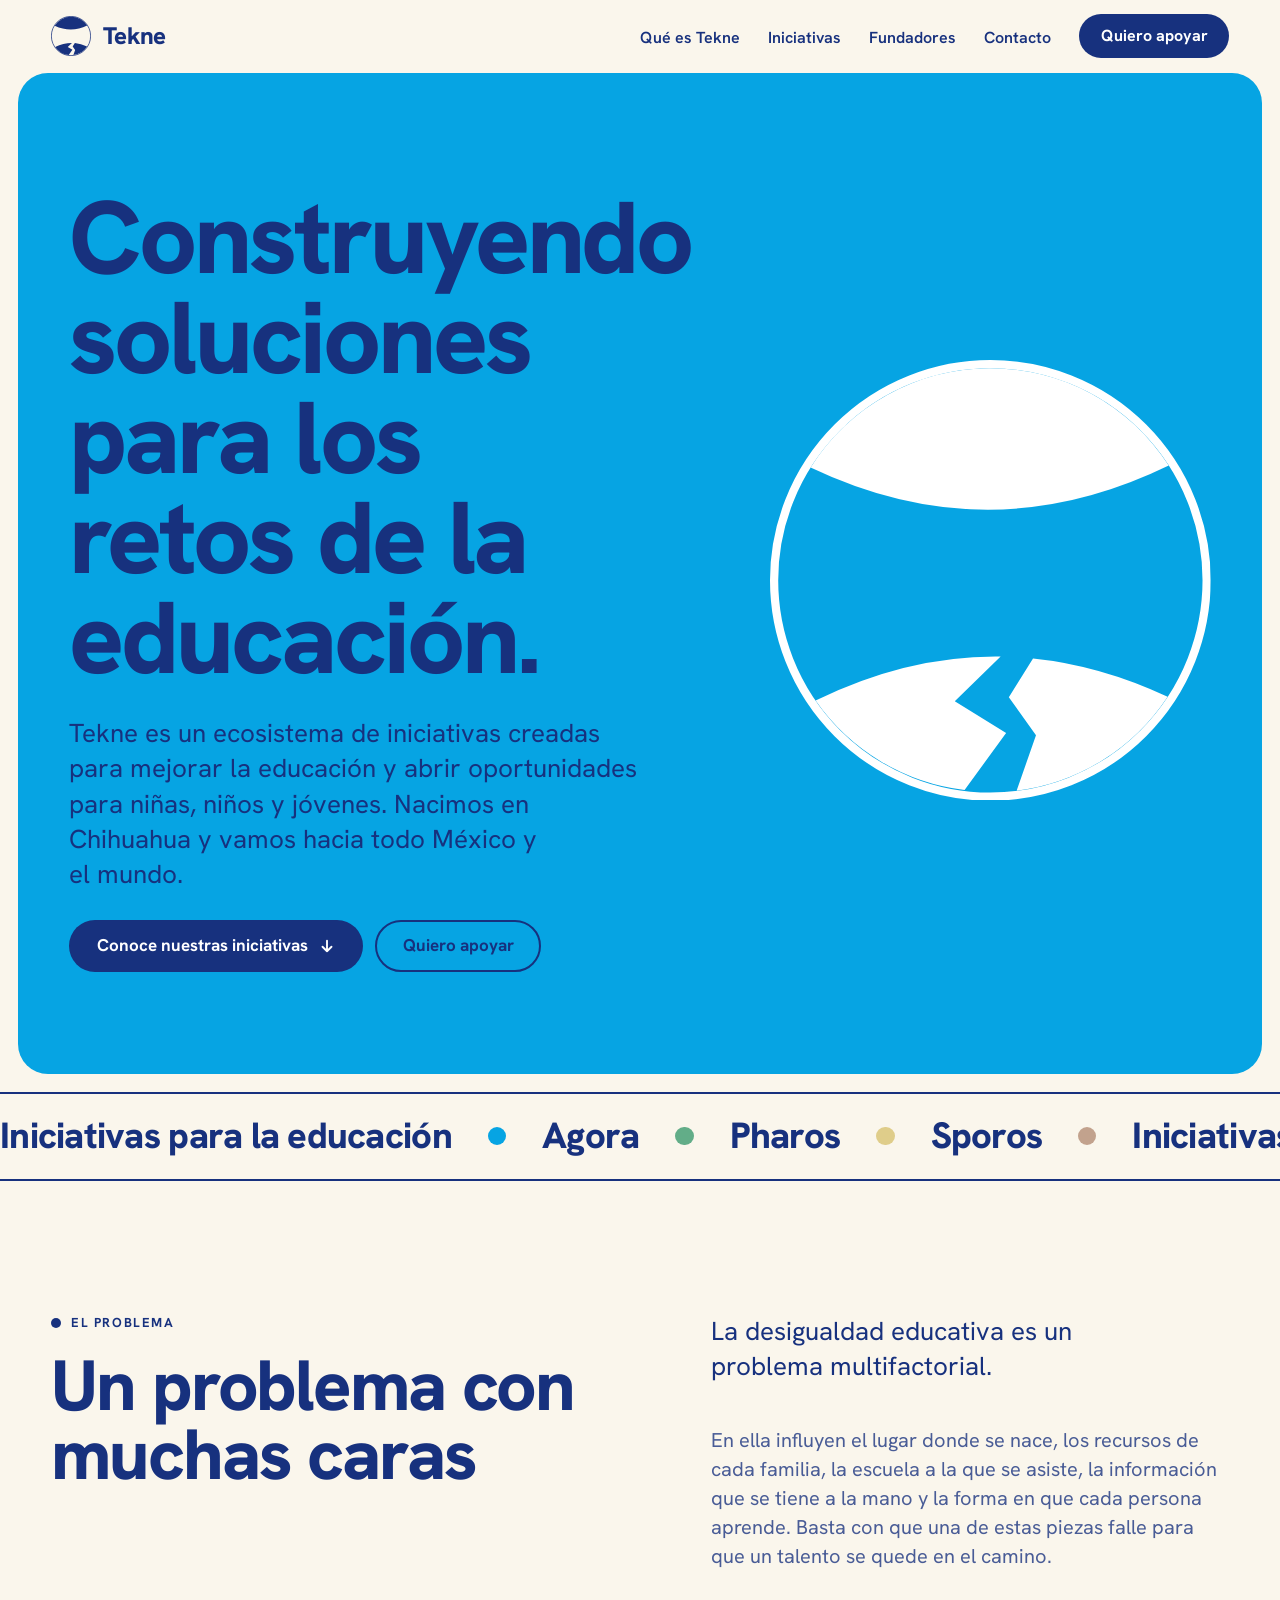
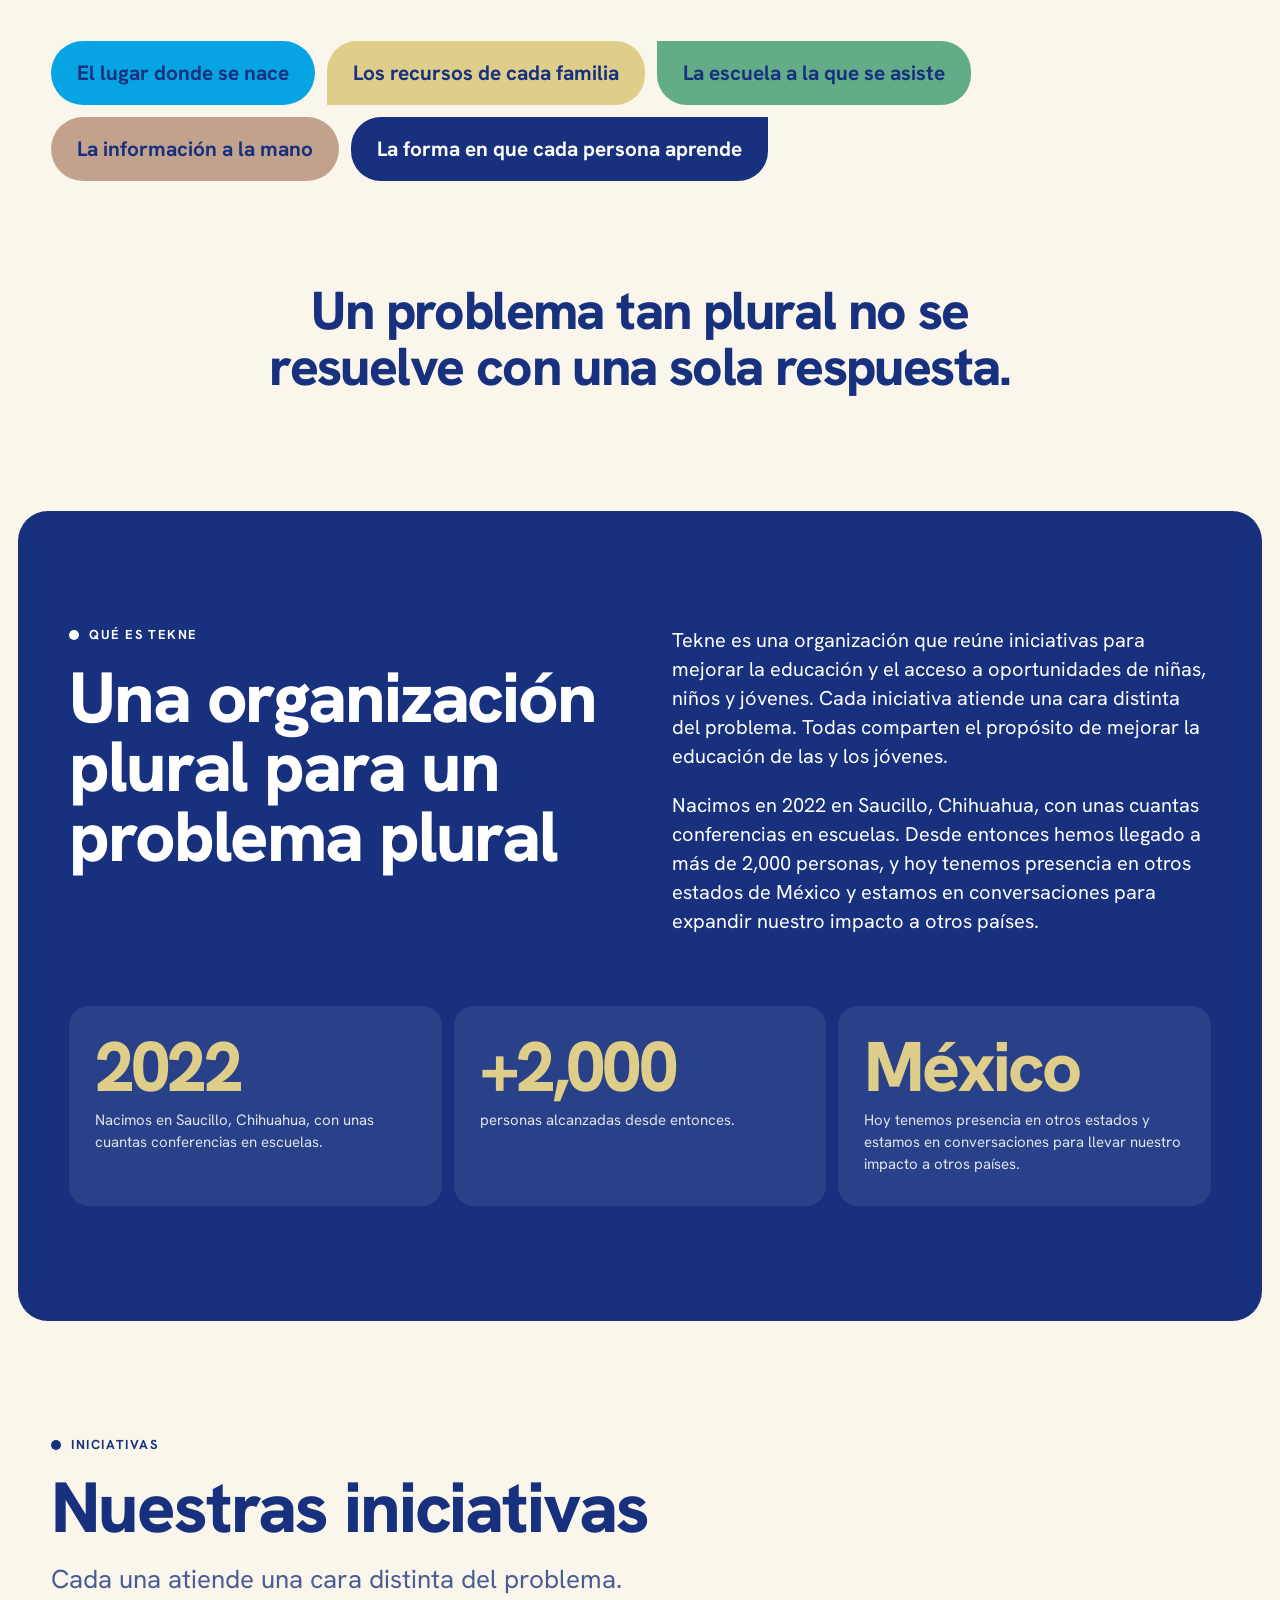
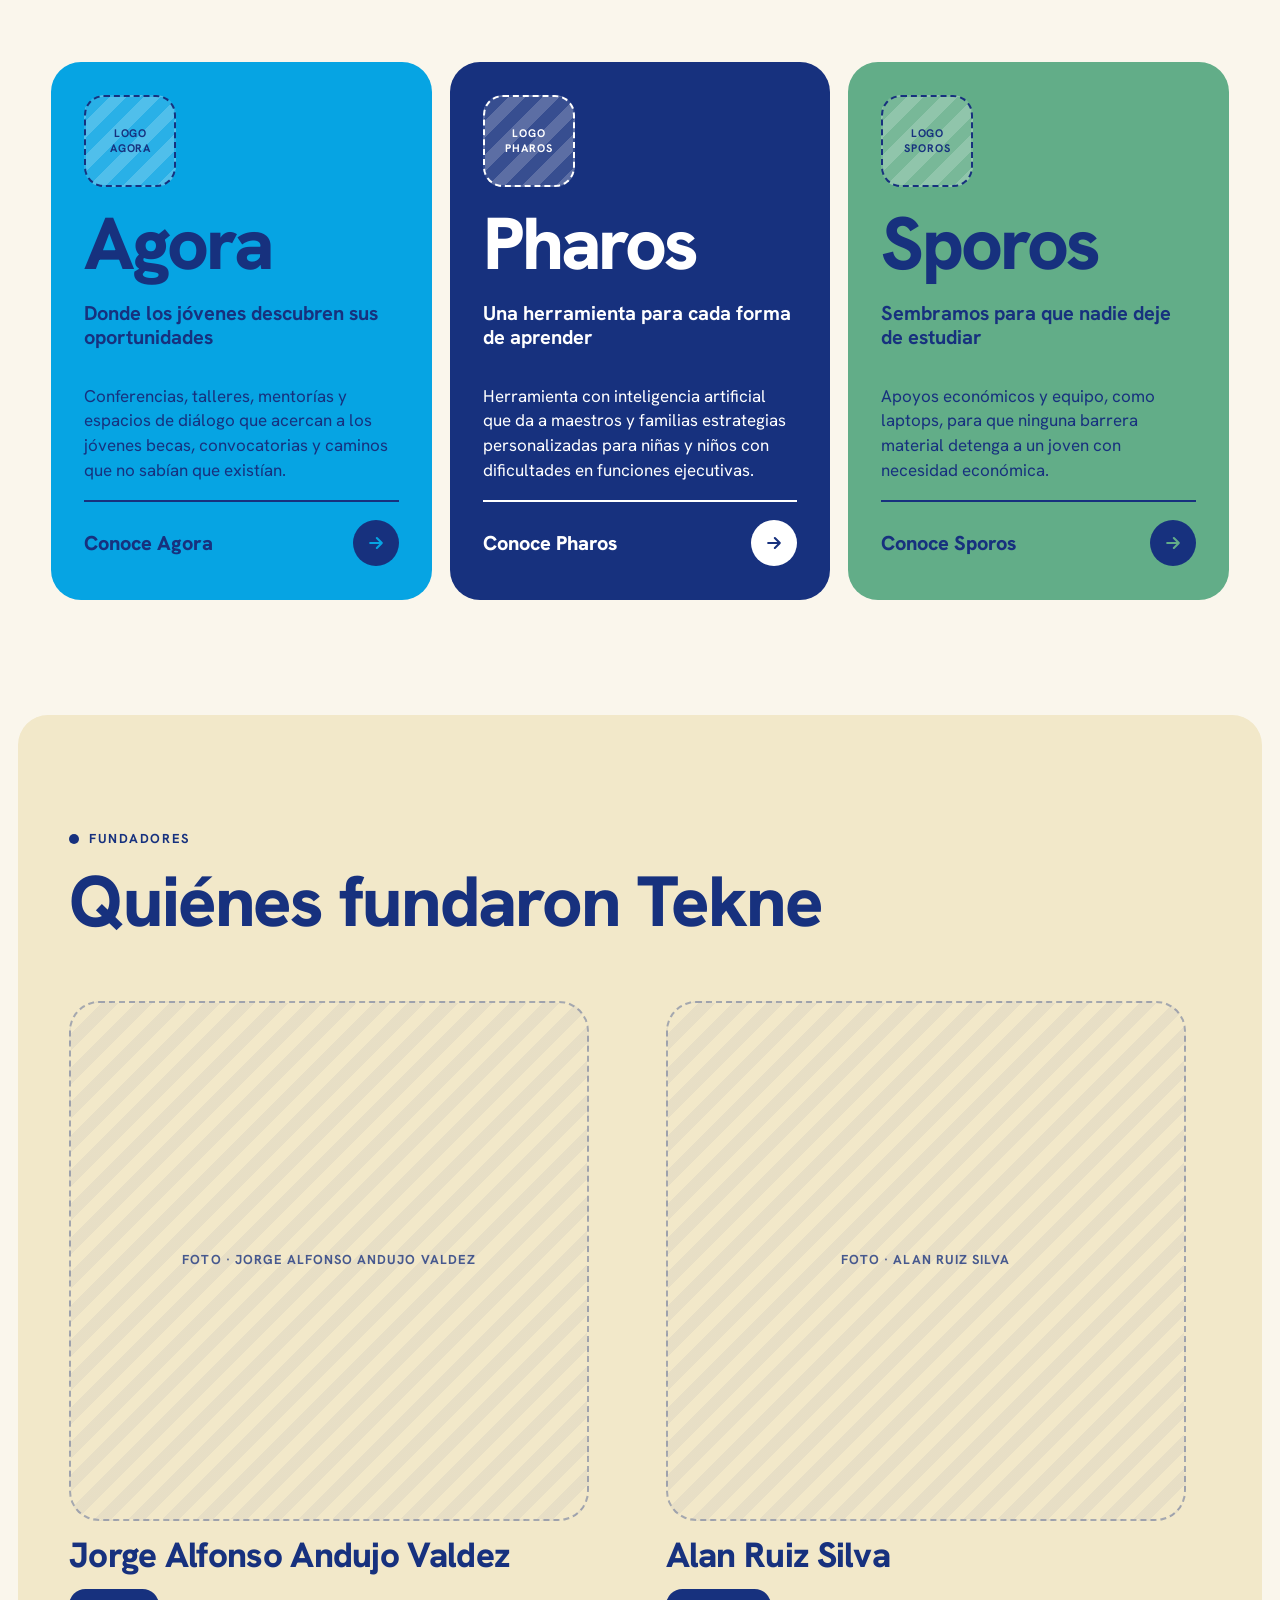
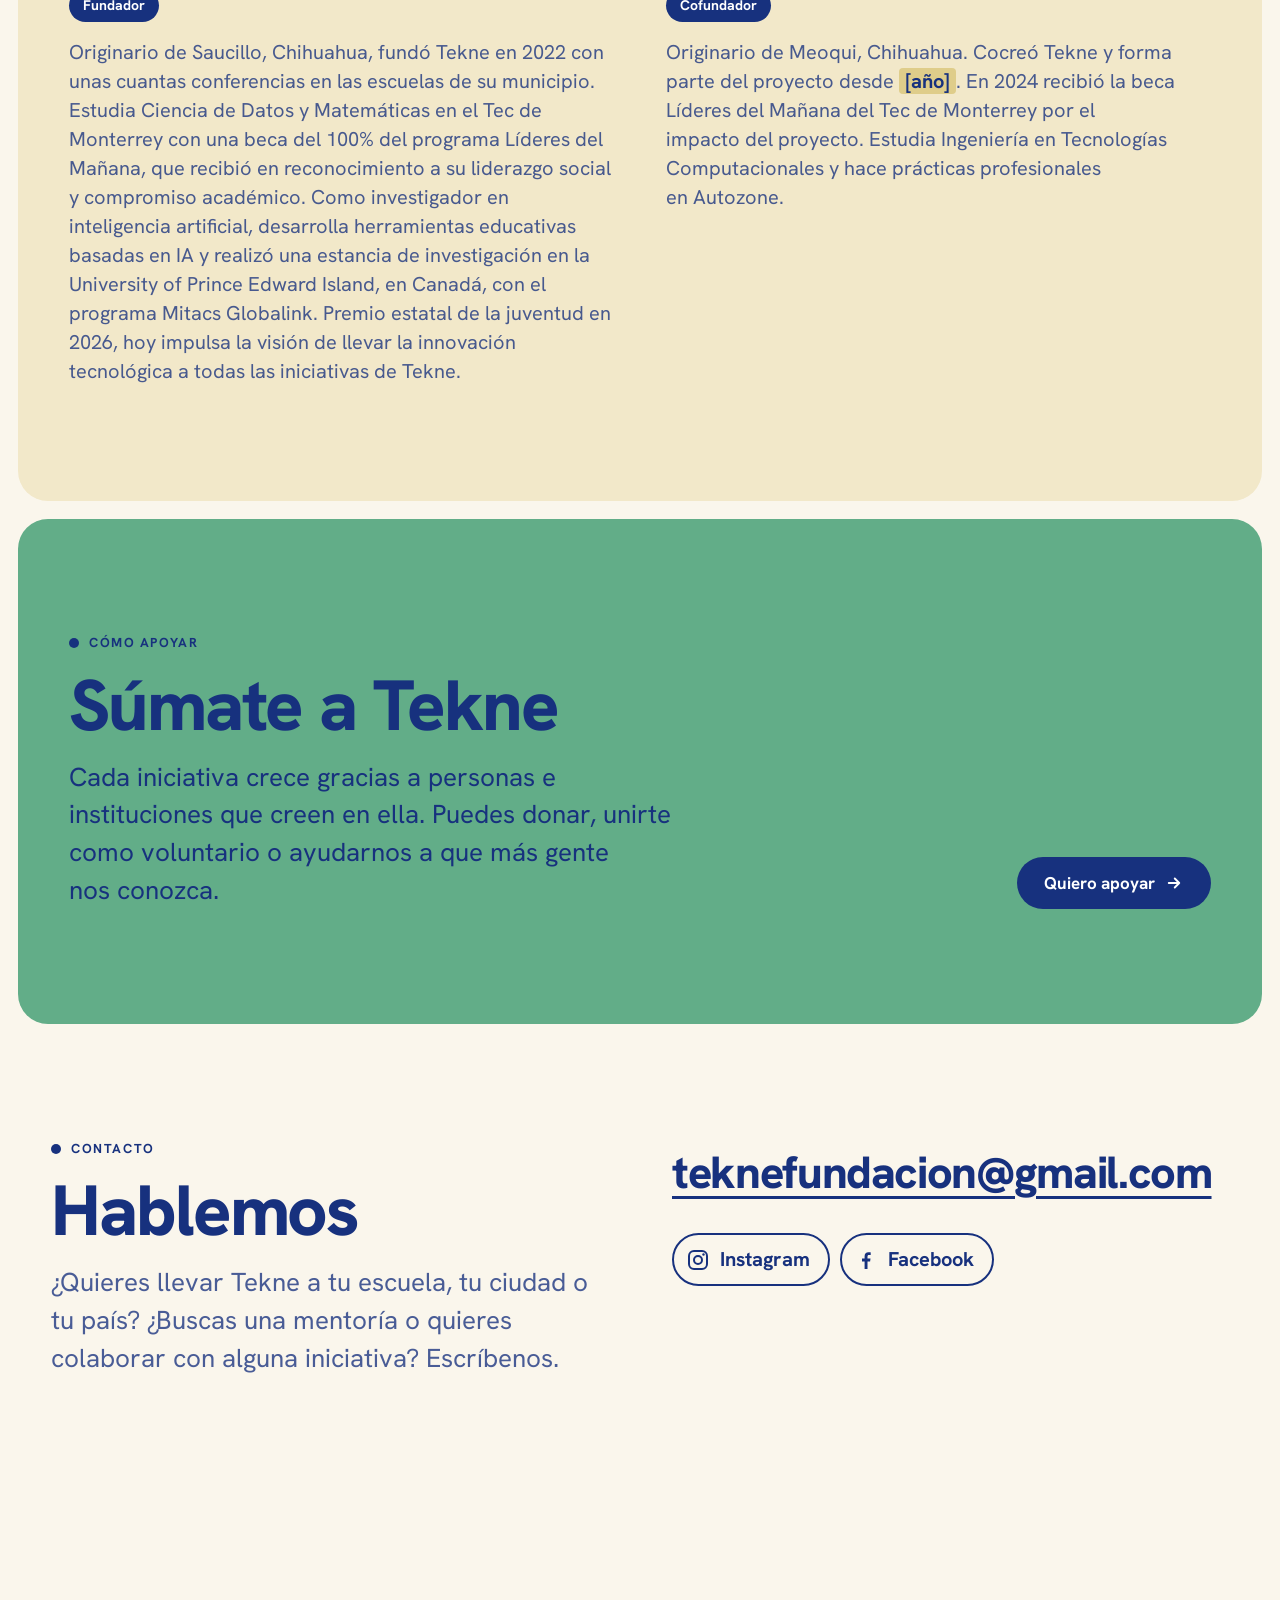
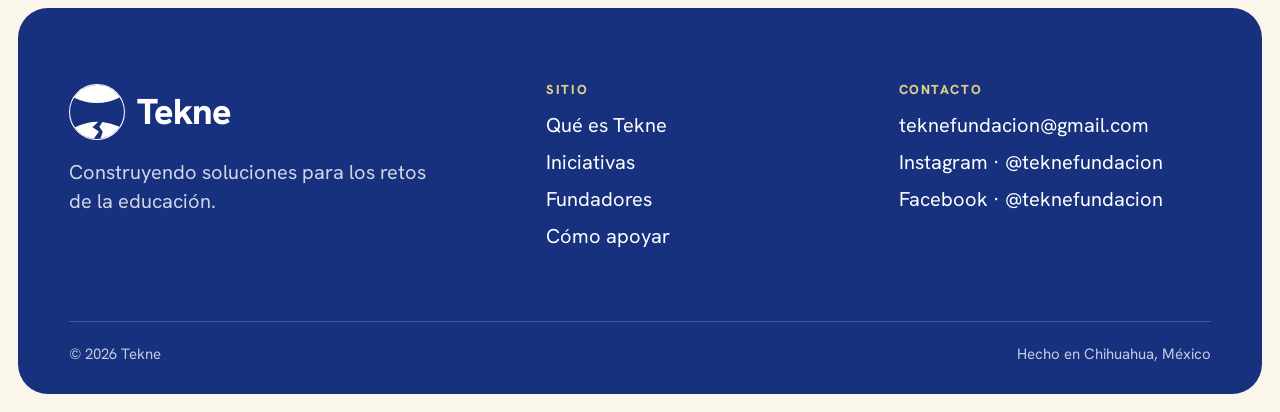
<file: index.html>
<!DOCTYPE html>
<html lang="es-MX">
<head>
  <meta charset="utf-8">
  <meta name="viewport" content="width=device-width, initial-scale=1, viewport-fit=cover">
  <title>Tekne · Soluciones para los retos de la educación</title>
  <meta name="description" content="Tekne es un ecosistema de iniciativas creadas para mejorar la educación y abrir oportunidades para niñas, niños y jóvenes. Nacimos en Chihuahua y vamos hacia todo México y el mundo.">
  <meta property="og:type" content="website">
  <meta property="og:title" content="Tekne · Soluciones para los retos de la educación">
  <meta property="og:description" content="Un ecosistema de iniciativas para mejorar la educación y abrir oportunidades para niñas, niños y jóvenes.">
  <meta property="og:image" content="assets/img/logo-tekne.png">
  <meta name="theme-color" content="#faf6ec">
  <link rel="icon" href="assets/img/logo.svg" type="image/svg+xml">
  <link rel="apple-touch-icon" href="assets/img/logo-tekne.png">
  <link rel="preconnect" href="https://fonts.googleapis.com">
  <link rel="preconnect" href="https://fonts.gstatic.com" crossorigin>
  <link href="https://fonts.googleapis.com/css2?family=Hanken+Grotesk:wght@400;500;600;700;800&display=swap" rel="stylesheet">
  <link rel="stylesheet" href="assets/css/styles.css">
  <script>document.documentElement.classList.add('js')</script>
  <script src="assets/js/main.js" defer></script>
</head>
<body>
  <!-- Logo de Tekne (se usa con <use href="#tekne-logo">; toma el color del texto) -->
  <svg width="0" height="0" style="position:absolute" aria-hidden="true" focusable="false">
    <symbol id="tekne-logo" viewBox="0 0 1932 1932">
      <path fill="currentColor" d="M178 471A930 930 0 0 1 1748 463Q963 845 178 471Z"/>
      <path fill="currentColor" d="M200 1493Q605.5 1294.6 1011 1300.1L810 1496L1035 1635L853 1885A930 930 0 0 1 200 1493Z"/>
      <path fill="currentColor" d="M1153 1308.2Q1448 1338.1 1743 1476A930 930 0 0 1 1081 1888L1166 1645L1047 1478Z"/>
      <circle cx="966" cy="966" r="948" fill="none" stroke="currentColor" stroke-width="36"/>
    </symbol>
  </svg>

  <a class="skip-link" href="#contenido">Saltar al contenido</a>

  <header class="site-header">
    <div class="container header-inner">
      <a class="brand" href="index.html" aria-label="Tekne, inicio">
        <svg class="brand-mark" aria-hidden="true"><use href="#tekne-logo"/></svg>
        <span>Tekne</span>
      </a>
      <button class="nav-toggle" type="button" aria-expanded="false" aria-controls="menu">
        <span class="sr-only">Abrir menú</span>
        <span class="nav-toggle-bars" aria-hidden="true"></span>
      </button>
      <nav class="site-nav" id="menu" aria-label="Principal">
        <ul>
          <li><a href="index.html#tekne">Qué es Tekne</a></li>
          <li><a href="index.html#iniciativas">Iniciativas</a></li>
          <li><a href="index.html#fundadores">Fundadores</a></li>
          <li><a href="index.html#contacto">Contacto</a></li>
        </ul>
        <a class="btn btn--primary" href="como-apoyar.html">Quiero apoyar</a>
      </nav>
    </div>
  </header>

  <main id="contenido">

    <!-- ===== Hero ===== -->
    <section class="panel panel--azure hero" aria-labelledby="hero-title">
      <div class="container hero-inner">
        <div class="hero-text">
          <h1 class="hero-title" id="hero-title">Construyendo soluciones para los retos de la educación.</h1>
          <p class="lead">Tekne es un ecosistema de iniciativas creadas para mejorar la educación y abrir oportunidades para niñas, niños y jóvenes. Nacimos en Chihuahua y vamos hacia todo México y el mundo.</p>
          <div class="btn-row">
            <a class="btn btn--primary" href="#iniciativas">Conoce nuestras iniciativas
              <svg class="arrow" width="18" height="18" viewBox="0 0 24 24" fill="none" stroke="currentColor" stroke-width="2.5" stroke-linecap="round" stroke-linejoin="round" aria-hidden="true"><path d="M12 5v14M6 13l6 6 6-6"/></svg>
            </a>
            <a class="btn btn--outline" href="como-apoyar.html">Quiero apoyar</a>
          </div>
        </div>
        <svg class="hero-mark" viewBox="0 0 1932 1932" aria-hidden="true"><use href="#tekne-logo"/></svg>
      </div>
    </section>

    <!-- ===== Banda en movimiento =====
         Escribe la secuencia una sola vez; main.js la repite para que se desplace sin cortes.
         Para agregar una iniciativa: copia un punto (marquee-dot) y un nombre. -->
    <div class="marquee">
      <div class="marquee-track">
        <p class="marquee-group">
          <span>Iniciativas para la educación</span>
          <span class="marquee-dot" style="background:var(--azure)" aria-hidden="true"></span>
          <span>Agora</span>
          <span class="marquee-dot" style="background:var(--green)" aria-hidden="true"></span>
          <span>Pharos</span>
          <span class="marquee-dot" style="background:var(--sand)" aria-hidden="true"></span>
          <span>Sporos</span>
          <span class="marquee-dot" style="background:var(--clay)" aria-hidden="true"></span>
        </p>
      </div>
    </div>

    <!-- ===== El problema ===== -->
    <section class="section" id="problema" aria-labelledby="problema-title">
      <div class="container">
        <div class="split split--wide-left reveal">
          <div class="section-head" style="margin-bottom:0">
            <p class="eyebrow">El problema</p>
            <h2 id="problema-title">Un problema con muchas caras</h2>
          </div>
          <div class="prose">
            <p class="lead" style="color:var(--ink)">La desigualdad educativa es un problema multifactorial.</p>
            <p>En ella influyen el lugar donde se nace, los recursos de cada familia, la escuela a la que se asiste, la información que se tiene a la mano y la forma en que cada persona aprende. Basta con que una de estas piezas falle para que un talento se quede en el camino.</p>
          </div>
        </div>
        <ul class="faces reveal" role="list" aria-label="Factores de la desigualdad educativa" style="list-style:none;padding:0">
          <li class="face">El lugar donde se nace</li>
          <li class="face">Los recursos de cada familia</li>
          <li class="face">La escuela a la que se asiste</li>
          <li class="face">La información a la mano</li>
          <li class="face">La forma en que cada persona aprende</li>
        </ul>
        <p class="statement reveal">Un problema tan plural no se resuelve con una sola respuesta.</p>
      </div>
    </section>

    <!-- ===== Qué es Tekne ===== -->
    <section class="panel panel--navy section" id="tekne" aria-labelledby="tekne-title">
      <div class="container">
        <div class="split reveal">
          <div class="section-head" style="margin-bottom:0">
            <p class="eyebrow">Qué es Tekne</p>
            <h2 id="tekne-title">Una organización plural para un problema plural</h2>
          </div>
          <div>
            <p>Tekne es una organización que reúne iniciativas para mejorar la educación y el acceso a oportunidades de niñas, niños y jóvenes. Cada iniciativa atiende una cara distinta del problema. Todas comparten el propósito de mejorar la educación de las y los jóvenes.</p>
            <p>Nacimos en 2022 en Saucillo, Chihuahua, con unas cuantas conferencias en escuelas. Desde entonces hemos llegado a más de 2,000 personas, y hoy tenemos presencia en otros estados de México y estamos en conversaciones para expandir nuestro impacto a otros países.</p>
          </div>
        </div>
        <div class="stats reveal">
          <div class="stat">
            <span class="stat-figure">2022</span>
            <p>Nacimos en Saucillo, Chihuahua, con unas cuantas conferencias en escuelas.</p>
          </div>
          <div class="stat">
            <span class="stat-figure">+2,000</span>
            <p>personas alcanzadas desde entonces.</p>
          </div>
          <div class="stat">
            <span class="stat-figure">México</span>
            <p>Hoy tenemos presencia en otros estados y estamos en conversaciones para llevar nuestro impacto a otros países.</p>
          </div>
        </div>
      </div>
    </section>

    <!-- ===== Iniciativas =====
         Para agregar una iniciativa: copia una tarjeta <a class="initiative-card">,
         cambia data-accent, href, nombre y textos. -->
    <section class="section" id="iniciativas" aria-labelledby="iniciativas-title">
      <div class="container">
        <div class="section-head reveal">
          <p class="eyebrow">Iniciativas</p>
          <h2 id="iniciativas-title">Nuestras iniciativas</h2>
          <p>Cada una atiende una cara distinta del problema.</p>
        </div>

        <div class="cards">
          <a class="initiative-card reveal" data-accent="azure" href="iniciativas/agora.html">
            <div class="initiative-card-top">
              <div class="ph ph--square ph--on-color">Logo Agora</div>
            </div>
            <h3>Agora</h3>
            <p class="initiative-card-motto">Donde los jóvenes descubren sus oportunidades</p>
            <p class="initiative-card-desc">Conferencias, talleres, mentorías y espacios de diálogo que acercan a los jóvenes becas, convocatorias y caminos que no sabían que existían.</p>
            <span class="initiative-card-cta">Conoce Agora
              <span class="arrow-circle" aria-hidden="true"><svg width="20" height="20" viewBox="0 0 24 24" fill="none" stroke="currentColor" stroke-width="2.5" stroke-linecap="round" stroke-linejoin="round"><path d="M5 12h14M13 6l6 6-6 6"/></svg></span>
            </span>
          </a>

          <a class="initiative-card reveal" data-accent="navy" href="iniciativas/pharos.html">
            <div class="initiative-card-top">
              <div class="ph ph--square ph--on-color">Logo Pharos</div>
            </div>
            <h3>Pharos</h3>
            <p class="initiative-card-motto">Una herramienta para cada forma de aprender</p>
            <p class="initiative-card-desc">Herramienta con inteligencia artificial que da a maestros y familias estrategias personalizadas para niñas y niños con dificultades en funciones ejecutivas.</p>
            <span class="initiative-card-cta">Conoce Pharos
              <span class="arrow-circle" aria-hidden="true"><svg width="20" height="20" viewBox="0 0 24 24" fill="none" stroke="currentColor" stroke-width="2.5" stroke-linecap="round" stroke-linejoin="round"><path d="M5 12h14M13 6l6 6-6 6"/></svg></span>
            </span>
          </a>

          <a class="initiative-card reveal" data-accent="green" href="iniciativas/sporos.html">
            <div class="initiative-card-top">
              <div class="ph ph--square ph--on-color">Logo Sporos</div>
            </div>
            <h3>Sporos</h3>
            <p class="initiative-card-motto">Sembramos para que nadie deje de estudiar</p>
            <p class="initiative-card-desc">Apoyos económicos y equipo, como laptops, para que ninguna barrera material detenga a un joven con necesidad económica.</p>
            <span class="initiative-card-cta">Conoce Sporos
              <span class="arrow-circle" aria-hidden="true"><svg width="20" height="20" viewBox="0 0 24 24" fill="none" stroke="currentColor" stroke-width="2.5" stroke-linecap="round" stroke-linejoin="round"><path d="M5 12h14M13 6l6 6-6 6"/></svg></span>
            </span>
          </a>
        </div>
      </div>
    </section>

    <!-- ===== Fundadores ===== -->
    <section class="panel panel--cream section" id="fundadores" aria-labelledby="fundadores-title">
      <div class="container">
        <div class="section-head reveal">
          <p class="eyebrow">Fundadores</p>
          <h2 id="fundadores-title">Quiénes fundaron Tekne</h2>
        </div>
        <div class="people people--two">
          <article class="person reveal">
            <!-- Reemplaza el placeholder por: <img class="photo" src="assets/img/jorge-andujo.jpg" alt="Jorge Andujo"> -->
            <div class="ph ph--photo">Foto · Jorge Alfonso Andujo Valdez</div>
            <h3 class="person-name">Jorge Alfonso Andujo Valdez</h3>
            <span class="person-role">Fundador</span>
            <p class="person-bio">Originario de Saucillo, Chihuahua, fundó Tekne en 2022 con unas cuantas conferencias en las escuelas de su municipio. Estudia Ciencia de Datos y Matemáticas en el Tec de Monterrey con una beca del 100% del programa Líderes del Mañana, que recibió en reconocimiento a su liderazgo social y compromiso académico. Como investigador en inteligencia artificial, desarrolla herramientas educativas basadas en IA y realizó una estancia de investigación en la University of Prince Edward Island, en Canadá, con el programa Mitacs Globalink. Premio estatal de la juventud en 2026, hoy impulsa la visión de llevar la innovación tecnológica a todas las iniciativas de Tekne.</p>
          </article>
          <article class="person reveal">
            <div class="ph ph--photo">Foto · Alan Ruiz Silva</div>
            <h3 class="person-name">Alan Ruiz Silva</h3>
            <span class="person-role">Cofundador</span>
            <p class="person-bio">Originario de Meoqui, Chihuahua. Cocreó Tekne y forma parte del proyecto desde <span class="pendiente">[año]</span>. En 2024 recibió la beca Líderes del Mañana del Tec de Monterrey por el impacto del proyecto. Estudia Ingeniería en Tecnologías Computacionales y hace prácticas profesionales en Autozone.</p>
          </article>
        </div>
      </div>
    </section>

    <!-- ===== Cómo apoyar ===== -->
    <section class="panel panel--green section" id="apoyar" aria-labelledby="apoyar-title">
      <div class="container support-inner reveal">
        <div class="section-head" style="margin-bottom:0">
          <p class="eyebrow">Cómo apoyar</p>
          <h2 id="apoyar-title">Súmate a Tekne</h2>
          <p style="color:inherit">Cada iniciativa crece gracias a personas e instituciones que creen en ella. Puedes donar, unirte como voluntario o ayudarnos a que más gente nos conozca.</p>
        </div>
        <div class="btn-row">
          <a class="btn btn--primary" href="como-apoyar.html">Quiero apoyar
            <svg class="arrow" width="18" height="18" viewBox="0 0 24 24" fill="none" stroke="currentColor" stroke-width="2.5" stroke-linecap="round" stroke-linejoin="round" aria-hidden="true"><path d="M5 12h14M13 6l6 6-6 6"/></svg>
          </a>
        </div>
      </div>
    </section>

    <!-- ===== Contacto ===== -->
    <section class="section" id="contacto" aria-labelledby="contacto-title">
      <div class="container split reveal">
        <div class="section-head" style="margin-bottom:0">
          <p class="eyebrow">Contacto</p>
          <h2 id="contacto-title">Hablemos</h2>
          <p>¿Quieres llevar Tekne a tu escuela, tu ciudad o tu país? ¿Buscas una mentoría o quieres colaborar con alguna iniciativa? Escríbenos.</p>
        </div>
        <div style="display:grid;gap:28px;align-content:end">
          <a class="contact-email" href="mailto:teknefundacion@gmail.com">teknefundacion@gmail.com</a>
          <ul class="socials">
            <li><a class="social" href="https://www.instagram.com/teknefundacion" target="_blank" rel="noopener">
              <svg viewBox="0 0 24 24" fill="none" stroke="currentColor" stroke-width="2" aria-hidden="true"><rect x="3" y="3" width="18" height="18" rx="5"/><circle cx="12" cy="12" r="4"/><circle cx="17.5" cy="6.5" r="1.2" fill="currentColor" stroke="none"/></svg>
              Instagram <span class="sr-only">(se abre en otra pestaña)</span></a></li>
            <li><a class="social" href="https://www.facebook.com/teknefundacion" target="_blank" rel="noopener">
              <svg viewBox="0 0 24 24" fill="currentColor" aria-hidden="true"><path d="M13.5 21v-7.5h2.6l.4-3h-3V8.6c0-.9.3-1.5 1.6-1.5h1.6V4.4c-.3 0-1.2-.1-2.3-.1-2.3 0-3.8 1.4-3.8 3.9v2.3H8v3h2.6V21h2.9Z"/></svg>
              Facebook <span class="sr-only">(se abre en otra pestaña)</span></a></li>
          </ul>
        </div>
      </div>
    </section>

  </main>

  <footer class="site-footer">
    <div class="container">
      <div class="footer-grid">
        <div class="footer-brand">
          <a class="brand" href="index.html" aria-label="Tekne, inicio">
            <svg class="brand-mark" aria-hidden="true"><use href="#tekne-logo"/></svg>
            <span>Tekne</span>
          </a>
          <p>Construyendo soluciones para los retos de la educación.</p>
        </div>
        <div class="footer-col">
          <h2>Sitio</h2>
          <ul>
            <li><a href="index.html#tekne">Qué es Tekne</a></li>
            <li><a href="index.html#iniciativas">Iniciativas</a></li>
            <li><a href="index.html#fundadores">Fundadores</a></li>
            <li><a href="como-apoyar.html">Cómo apoyar</a></li>
          </ul>
        </div>
        <div class="footer-col">
          <h2>Contacto</h2>
          <ul>
            <li><a href="mailto:teknefundacion@gmail.com">teknefundacion@gmail.com</a></li>
            <li><a href="https://www.instagram.com/teknefundacion" target="_blank" rel="noopener">Instagram · @teknefundacion</a></li>
            <li><a href="https://www.facebook.com/teknefundacion" target="_blank" rel="noopener">Facebook · @teknefundacion</a></li>
          </ul>
        </div>
      </div>
      <div class="footer-bottom">
        <span>© <span data-year>2026</span> Tekne</span>
        <span>Hecho en Chihuahua, México</span>
      </div>
    </div>
  </footer>
</body>
</html>
</file>
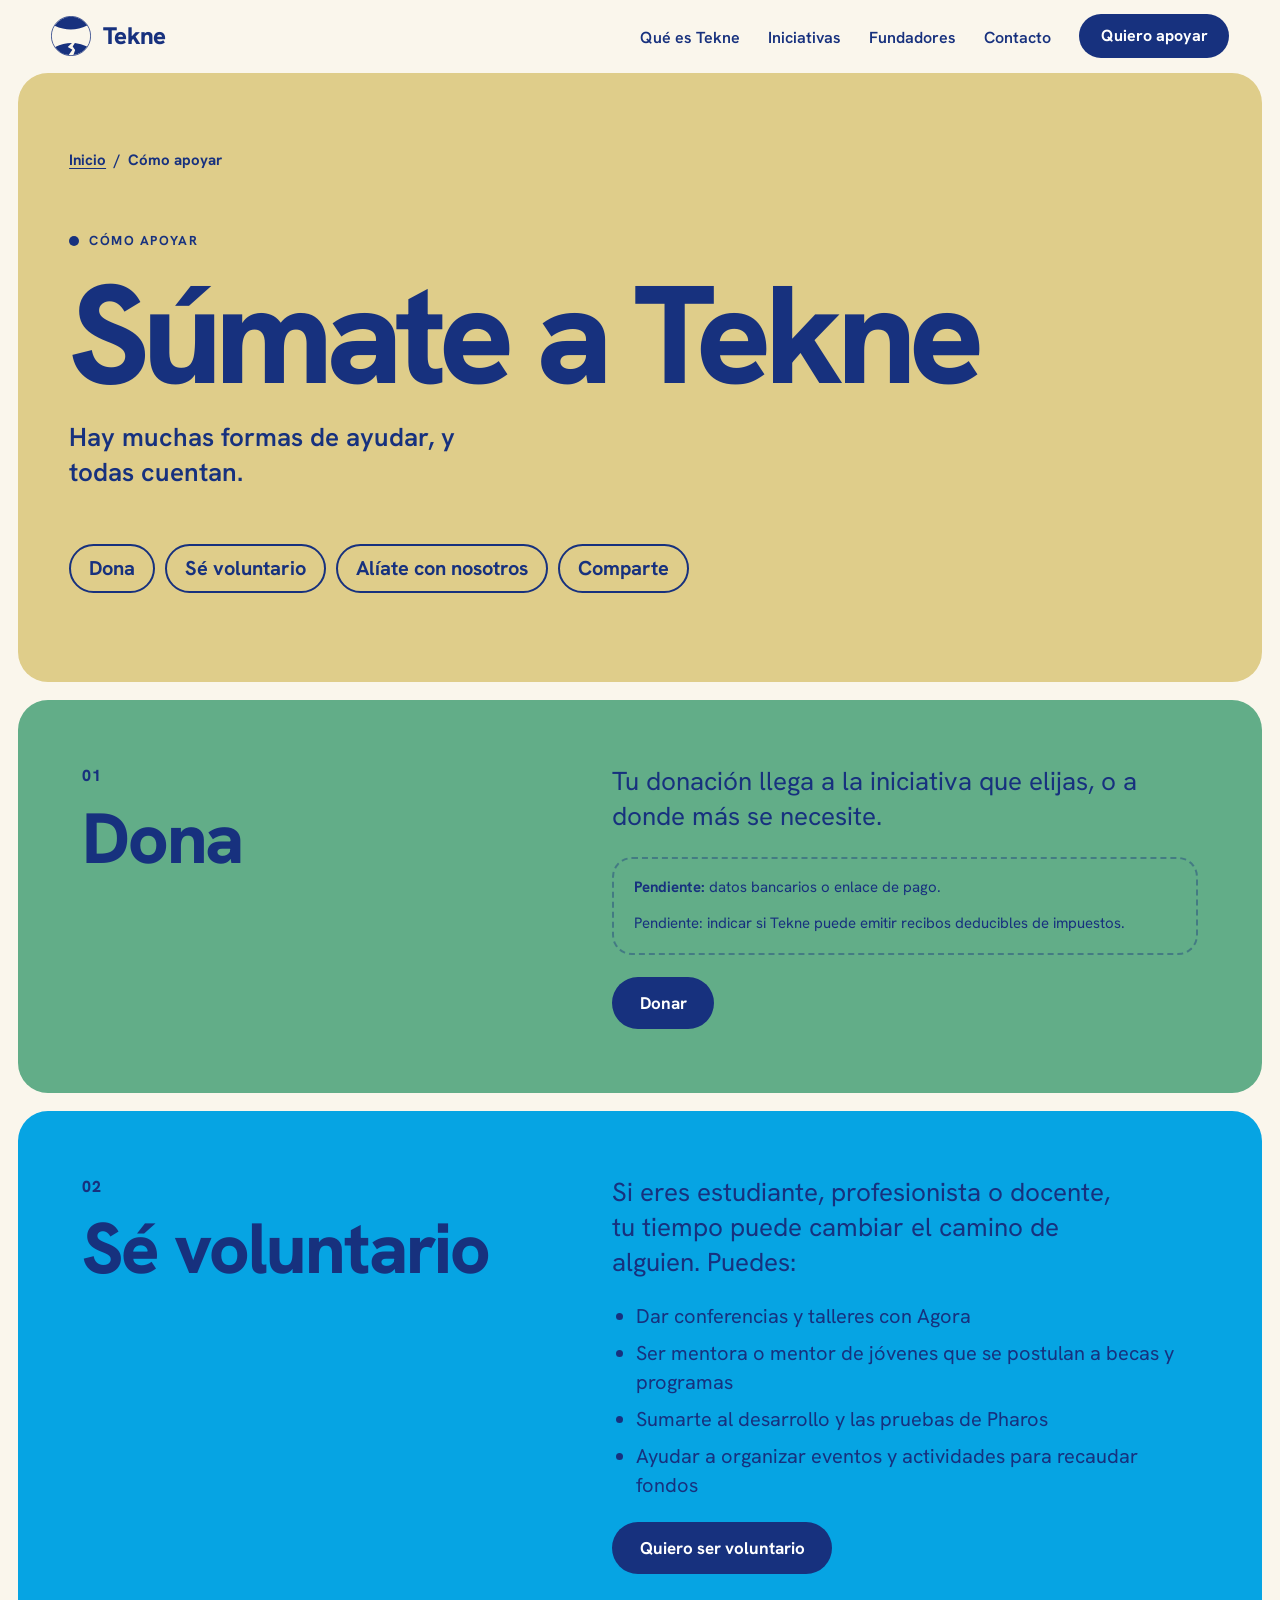
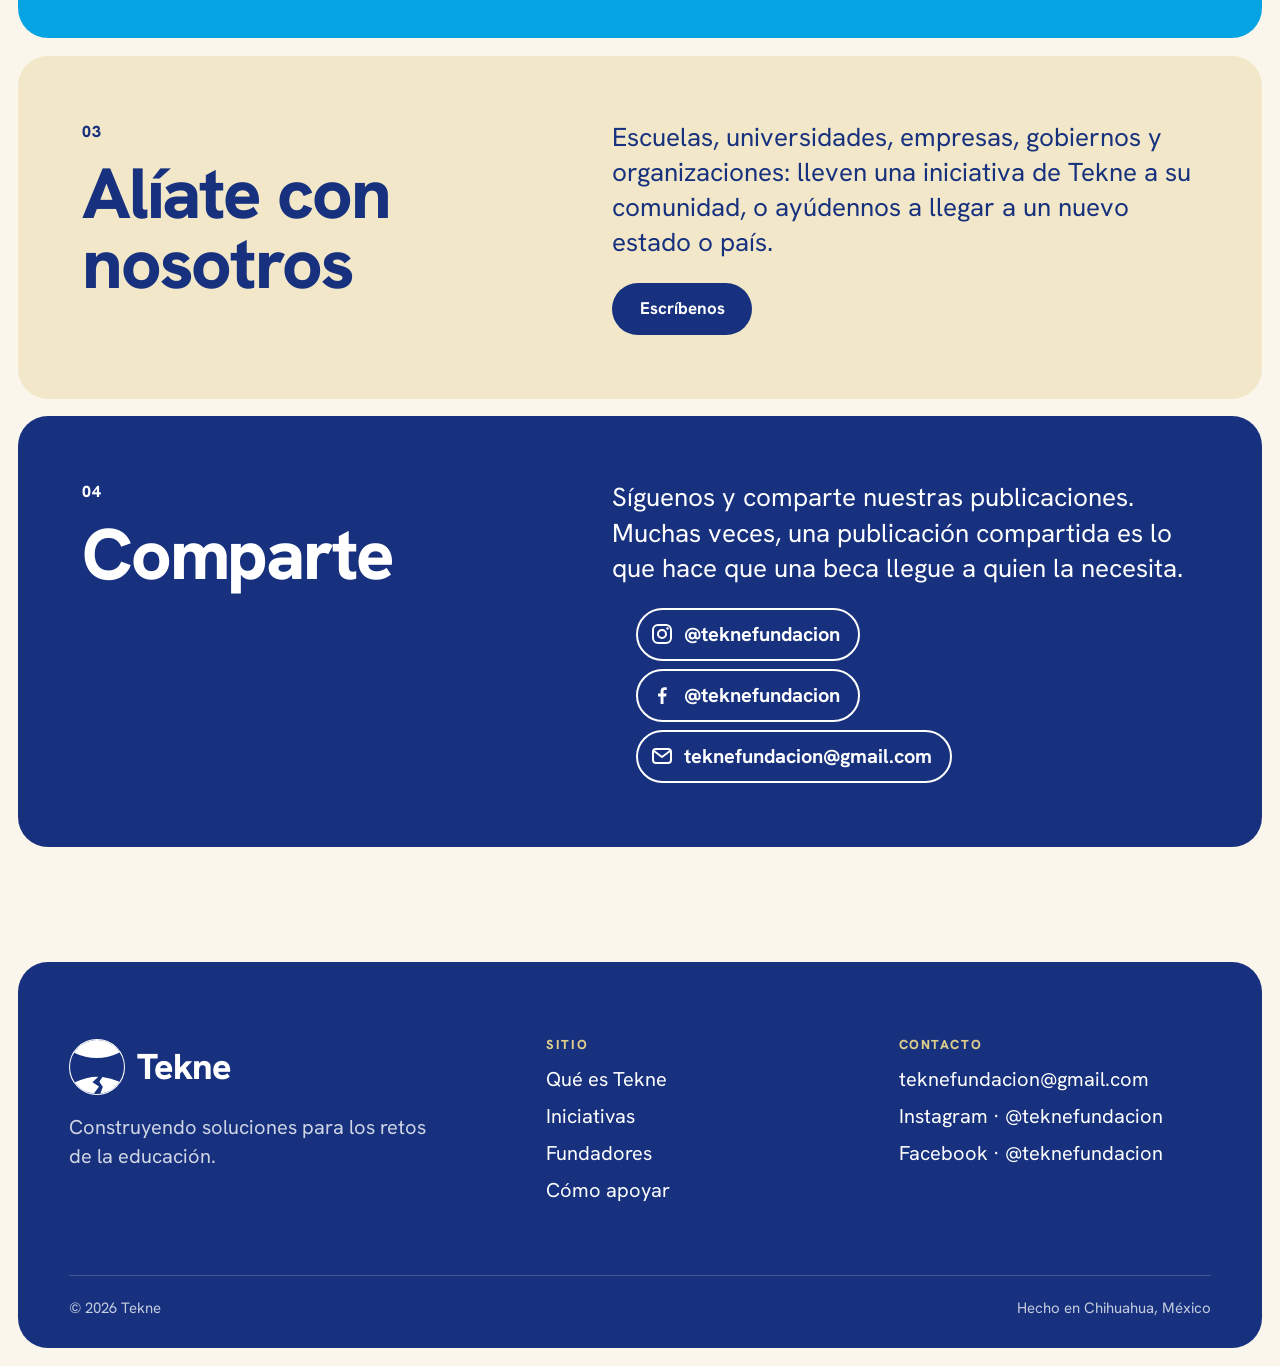
<file: como-apoyar.html>
<!DOCTYPE html>
<html lang="es-MX">
<head>
  <meta charset="utf-8">
  <meta name="viewport" content="width=device-width, initial-scale=1, viewport-fit=cover">
  <title>Cómo apoyar · Tekne</title>
  <meta name="description" content="Súmate a Tekne: dona, sé voluntario, alíate con nosotros o comparte. Hay muchas formas de ayudar, y todas cuentan.">
  <meta property="og:type" content="website">
  <meta property="og:title" content="Cómo apoyar · Tekne">
  <meta property="og:description" content="Hay muchas formas de ayudar, y todas cuentan.">
  <meta property="og:image" content="assets/img/logo-tekne.png">
  <meta name="theme-color" content="#faf6ec">
  <link rel="icon" href="assets/img/logo.svg" type="image/svg+xml">
  <link rel="apple-touch-icon" href="assets/img/logo-tekne.png">
  <link rel="preconnect" href="https://fonts.googleapis.com">
  <link rel="preconnect" href="https://fonts.gstatic.com" crossorigin>
  <link href="https://fonts.googleapis.com/css2?family=Hanken+Grotesk:wght@400;500;600;700;800&display=swap" rel="stylesheet">
  <link rel="stylesheet" href="assets/css/styles.css">
  <script>document.documentElement.classList.add('js')</script>
  <script src="assets/js/main.js" defer></script>
</head>
<body>
  <svg width="0" height="0" style="position:absolute" aria-hidden="true" focusable="false">
    <symbol id="tekne-logo" viewBox="0 0 1932 1932">
      <path fill="currentColor" d="M178 471A930 930 0 0 1 1748 463Q963 845 178 471Z"/>
      <path fill="currentColor" d="M200 1493Q605.5 1294.6 1011 1300.1L810 1496L1035 1635L853 1885A930 930 0 0 1 200 1493Z"/>
      <path fill="currentColor" d="M1153 1308.2Q1448 1338.1 1743 1476A930 930 0 0 1 1081 1888L1166 1645L1047 1478Z"/>
      <circle cx="966" cy="966" r="948" fill="none" stroke="currentColor" stroke-width="36"/>
    </symbol>
  </svg>

  <a class="skip-link" href="#contenido">Saltar al contenido</a>

  <header class="site-header">
    <div class="container header-inner">
      <a class="brand" href="index.html" aria-label="Tekne, inicio">
        <svg class="brand-mark" aria-hidden="true"><use href="#tekne-logo"/></svg>
        <span>Tekne</span>
      </a>
      <button class="nav-toggle" type="button" aria-expanded="false" aria-controls="menu">
        <span class="sr-only">Abrir menú</span>
        <span class="nav-toggle-bars" aria-hidden="true"></span>
      </button>
      <nav class="site-nav" id="menu" aria-label="Principal">
        <ul>
          <li><a href="index.html#tekne">Qué es Tekne</a></li>
          <li><a href="index.html#iniciativas">Iniciativas</a></li>
          <li><a href="index.html#fundadores">Fundadores</a></li>
          <li><a href="index.html#contacto">Contacto</a></li>
        </ul>
        <a class="btn btn--primary" href="como-apoyar.html">Quiero apoyar</a>
      </nav>
    </div>
  </header>

  <main id="contenido">

    <section class="panel panel--sand page-hero" aria-labelledby="page-title">
      <div class="container">
        <nav class="breadcrumb" aria-label="Ruta">
          <a href="index.html">Inicio</a><span aria-hidden="true">/</span><span aria-current="page">Cómo apoyar</span>
        </nav>
        <div class="page-hero-text">
          <p class="eyebrow">Cómo apoyar</p>
          <h1 id="page-title">Súmate a Tekne</h1>
          <p class="lead">Hay muchas formas de ayudar, y todas cuentan.</p>
          <ul class="jump" aria-label="Formas de apoyar">
            <li><a href="#dona">Dona</a></li>
            <li><a href="#voluntario">Sé voluntario</a></li>
            <li><a href="#aliate">Alíate con nosotros</a></li>
            <li><a href="#comparte">Comparte</a></li>
          </ul>
        </div>
      </div>
    </section>

    <!-- ===== Dona ===== -->
    <section class="panel panel--green" id="dona" aria-labelledby="dona-title">
      <div class="container way reveal">
        <div class="way-head">
          <span class="way-num">01</span>
          <h2 id="dona-title">Dona</h2>
        </div>
        <div class="way-body">
          <p class="lead">Tu donación llega a la iniciativa que elijas, o a donde más se necesite.</p>
          <!-- TODO: datos bancarios o enlace de pago, y si Tekne emite recibos deducibles de impuestos -->
          <div class="todo-box" style="border-color:rgba(23,49,126,.4);color:var(--navy)">
            <p><strong>Pendiente:</strong> datos bancarios o enlace de pago.</p>
            <p>Pendiente: indicar si Tekne puede emitir recibos deducibles de impuestos.</p>
          </div>
          <div class="btn-row">
            <!-- TODO: cambiar href por el enlace de pago cuando exista -->
            <a class="btn btn--primary" href="mailto:teknefundacion@gmail.com?subject=Quiero%20donar">Donar</a>
          </div>
        </div>
      </div>
    </section>

    <!-- ===== Sé voluntario ===== -->
    <section class="panel panel--azure" id="voluntario" aria-labelledby="voluntario-title">
      <div class="container way reveal">
        <div class="way-head">
          <span class="way-num">02</span>
          <h2 id="voluntario-title">Sé voluntario</h2>
        </div>
        <div class="way-body">
          <p class="lead">Si eres estudiante, profesionista o docente, tu tiempo puede cambiar el camino de alguien. Puedes:</p>
          <ul>
            <li>Dar conferencias y talleres con Agora</li>
            <li>Ser mentora o mentor de jóvenes que se postulan a becas y programas</li>
            <li>Sumarte al desarrollo y las pruebas de Pharos</li>
            <li>Ayudar a organizar eventos y actividades para recaudar fondos</li>
          </ul>
          <div class="btn-row">
            <!-- TODO: cambiar href por el enlace del formulario de voluntariado -->
            <a class="btn btn--primary" href="mailto:teknefundacion@gmail.com?subject=Quiero%20ser%20voluntario">Quiero ser voluntario</a>
          </div>
        </div>
      </div>
    </section>

    <!-- ===== Alíate ===== -->
    <section class="panel panel--cream" id="aliate" aria-labelledby="aliate-title">
      <div class="container way reveal">
        <div class="way-head">
          <span class="way-num">03</span>
          <h2 id="aliate-title">Alíate con nosotros</h2>
        </div>
        <div class="way-body">
          <p class="lead">Escuelas, universidades, empresas, gobiernos y organizaciones: lleven una iniciativa de Tekne a su comunidad, o ayúdennos a llegar a un nuevo estado o país.</p>
          <div class="btn-row">
            <a class="btn btn--primary" href="mailto:teknefundacion@gmail.com?subject=Alianza%20con%20Tekne">Escríbenos</a>
          </div>
        </div>
      </div>
    </section>

    <!-- ===== Comparte ===== -->
    <section class="panel panel--navy" id="comparte" aria-labelledby="comparte-title">
      <div class="container way reveal">
        <div class="way-head">
          <span class="way-num">04</span>
          <h2 id="comparte-title">Comparte</h2>
        </div>
        <div class="way-body">
          <p class="lead">Síguenos y comparte nuestras publicaciones. Muchas veces, una publicación compartida es lo que hace que una beca llegue a quien la necesita.</p>
          <ul class="socials">
            <li><a class="social" href="https://www.instagram.com/teknefundacion" target="_blank" rel="noopener">
              <svg viewBox="0 0 24 24" fill="none" stroke="currentColor" stroke-width="2" aria-hidden="true"><rect x="3" y="3" width="18" height="18" rx="5"/><circle cx="12" cy="12" r="4"/><circle cx="17.5" cy="6.5" r="1.2" fill="currentColor" stroke="none"/></svg>
              @teknefundacion <span class="sr-only">en Instagram (se abre en otra pestaña)</span></a></li>
            <li><a class="social" href="https://www.facebook.com/teknefundacion" target="_blank" rel="noopener">
              <svg viewBox="0 0 24 24" fill="currentColor" aria-hidden="true"><path d="M13.5 21v-7.5h2.6l.4-3h-3V8.6c0-.9.3-1.5 1.6-1.5h1.6V4.4c-.3 0-1.2-.1-2.3-.1-2.3 0-3.8 1.4-3.8 3.9v2.3H8v3h2.6V21h2.9Z"/></svg>
              @teknefundacion <span class="sr-only">en Facebook (se abre en otra pestaña)</span></a></li>
            <li><a class="social" href="mailto:teknefundacion@gmail.com">
              <svg viewBox="0 0 24 24" fill="none" stroke="currentColor" stroke-width="2" stroke-linejoin="round" aria-hidden="true"><rect x="3" y="5" width="18" height="14" rx="3"/><path d="m4 7 8 6 8-6"/></svg>
              teknefundacion@gmail.com</a></li>
          </ul>
        </div>
      </div>
    </section>

  </main>


  <footer class="site-footer">
    <div class="container">
      <div class="footer-grid">
        <div class="footer-brand">
          <a class="brand" href="index.html" aria-label="Tekne, inicio">
            <svg class="brand-mark" aria-hidden="true"><use href="#tekne-logo"/></svg>
            <span>Tekne</span>
          </a>
          <p>Construyendo soluciones para los retos de la educación.</p>
        </div>
        <div class="footer-col">
          <h2>Sitio</h2>
          <ul>
            <li><a href="index.html#tekne">Qué es Tekne</a></li>
            <li><a href="index.html#iniciativas">Iniciativas</a></li>
            <li><a href="index.html#fundadores">Fundadores</a></li>
            <li><a href="como-apoyar.html">Cómo apoyar</a></li>
          </ul>
        </div>
        <div class="footer-col">
          <h2>Contacto</h2>
          <ul>
            <li><a href="mailto:teknefundacion@gmail.com">teknefundacion@gmail.com</a></li>
            <li><a href="https://www.instagram.com/teknefundacion" target="_blank" rel="noopener">Instagram · @teknefundacion</a></li>
            <li><a href="https://www.facebook.com/teknefundacion" target="_blank" rel="noopener">Facebook · @teknefundacion</a></li>
          </ul>
        </div>
      </div>
      <div class="footer-bottom">
        <span>© <span data-year>2026</span> Tekne</span>
        <span>Hecho en Chihuahua, México</span>
      </div>
    </div>
  </footer>
</body>
</html>
</file>
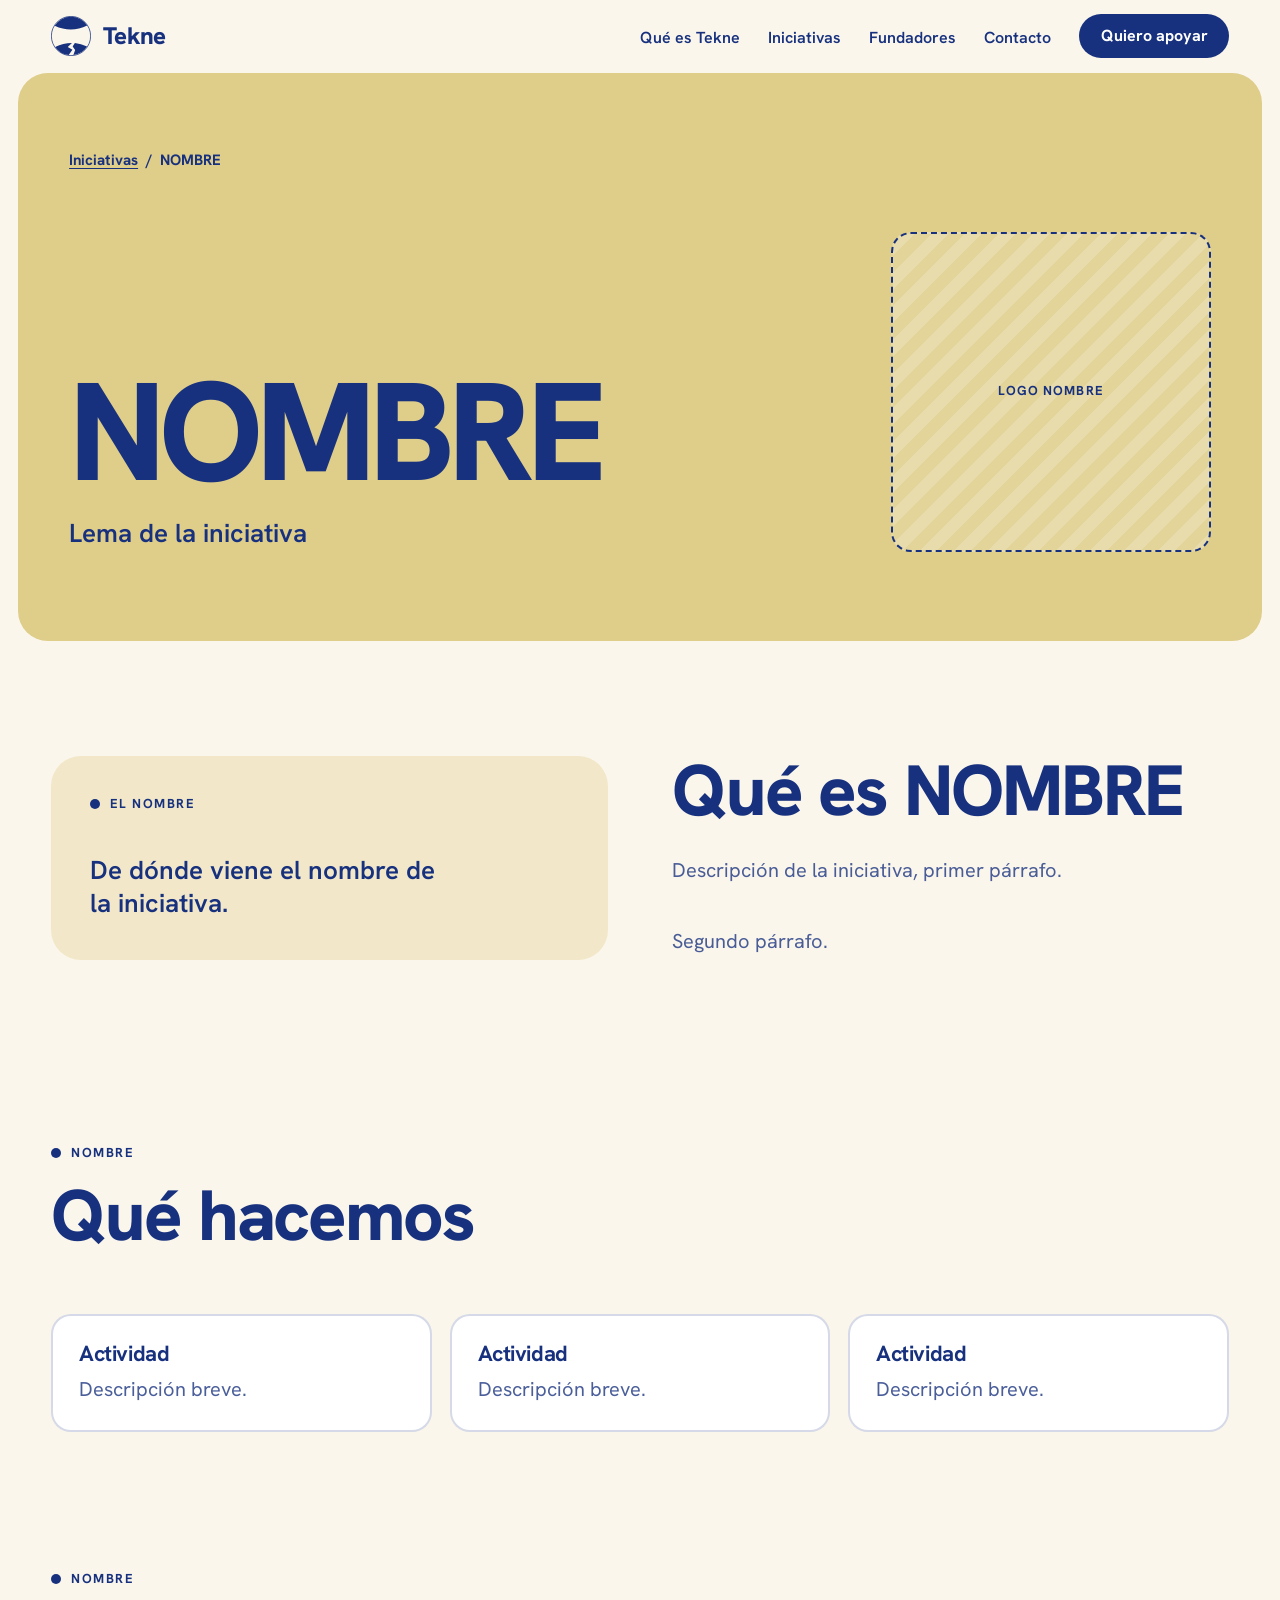
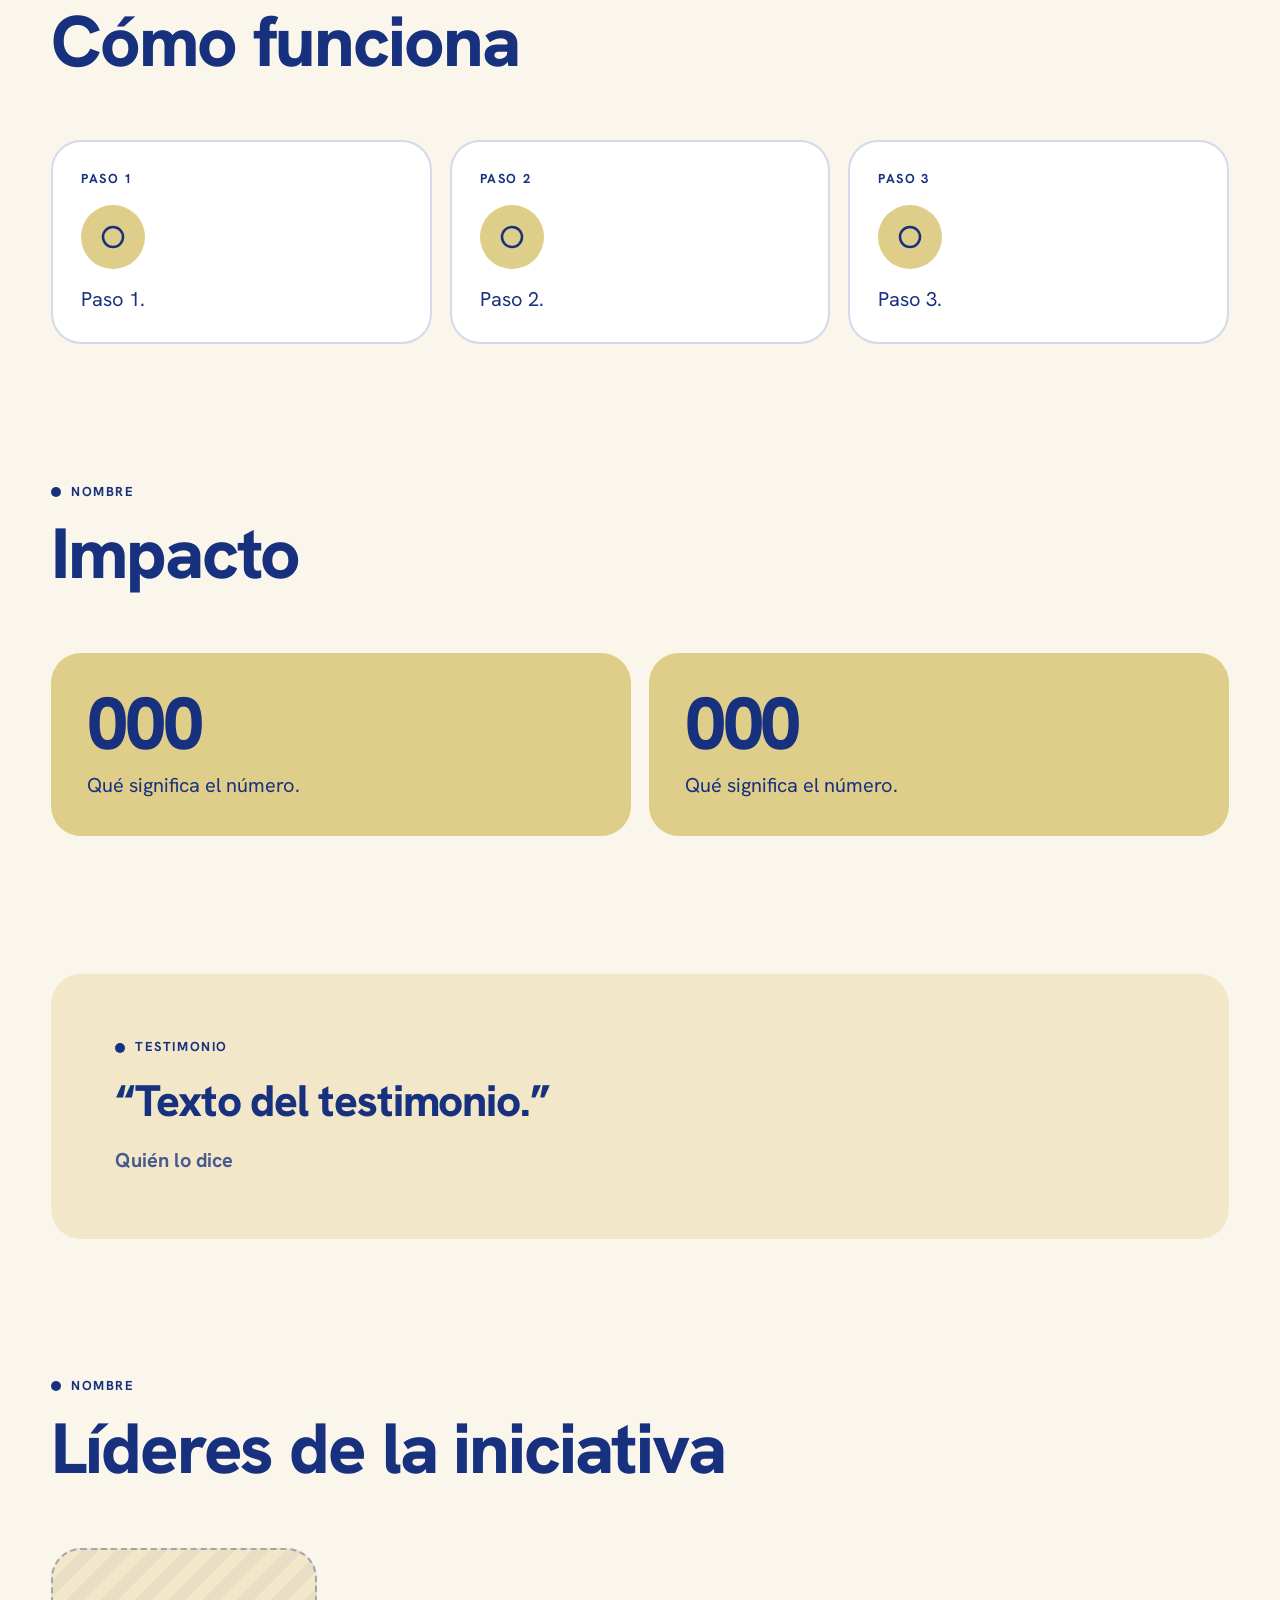
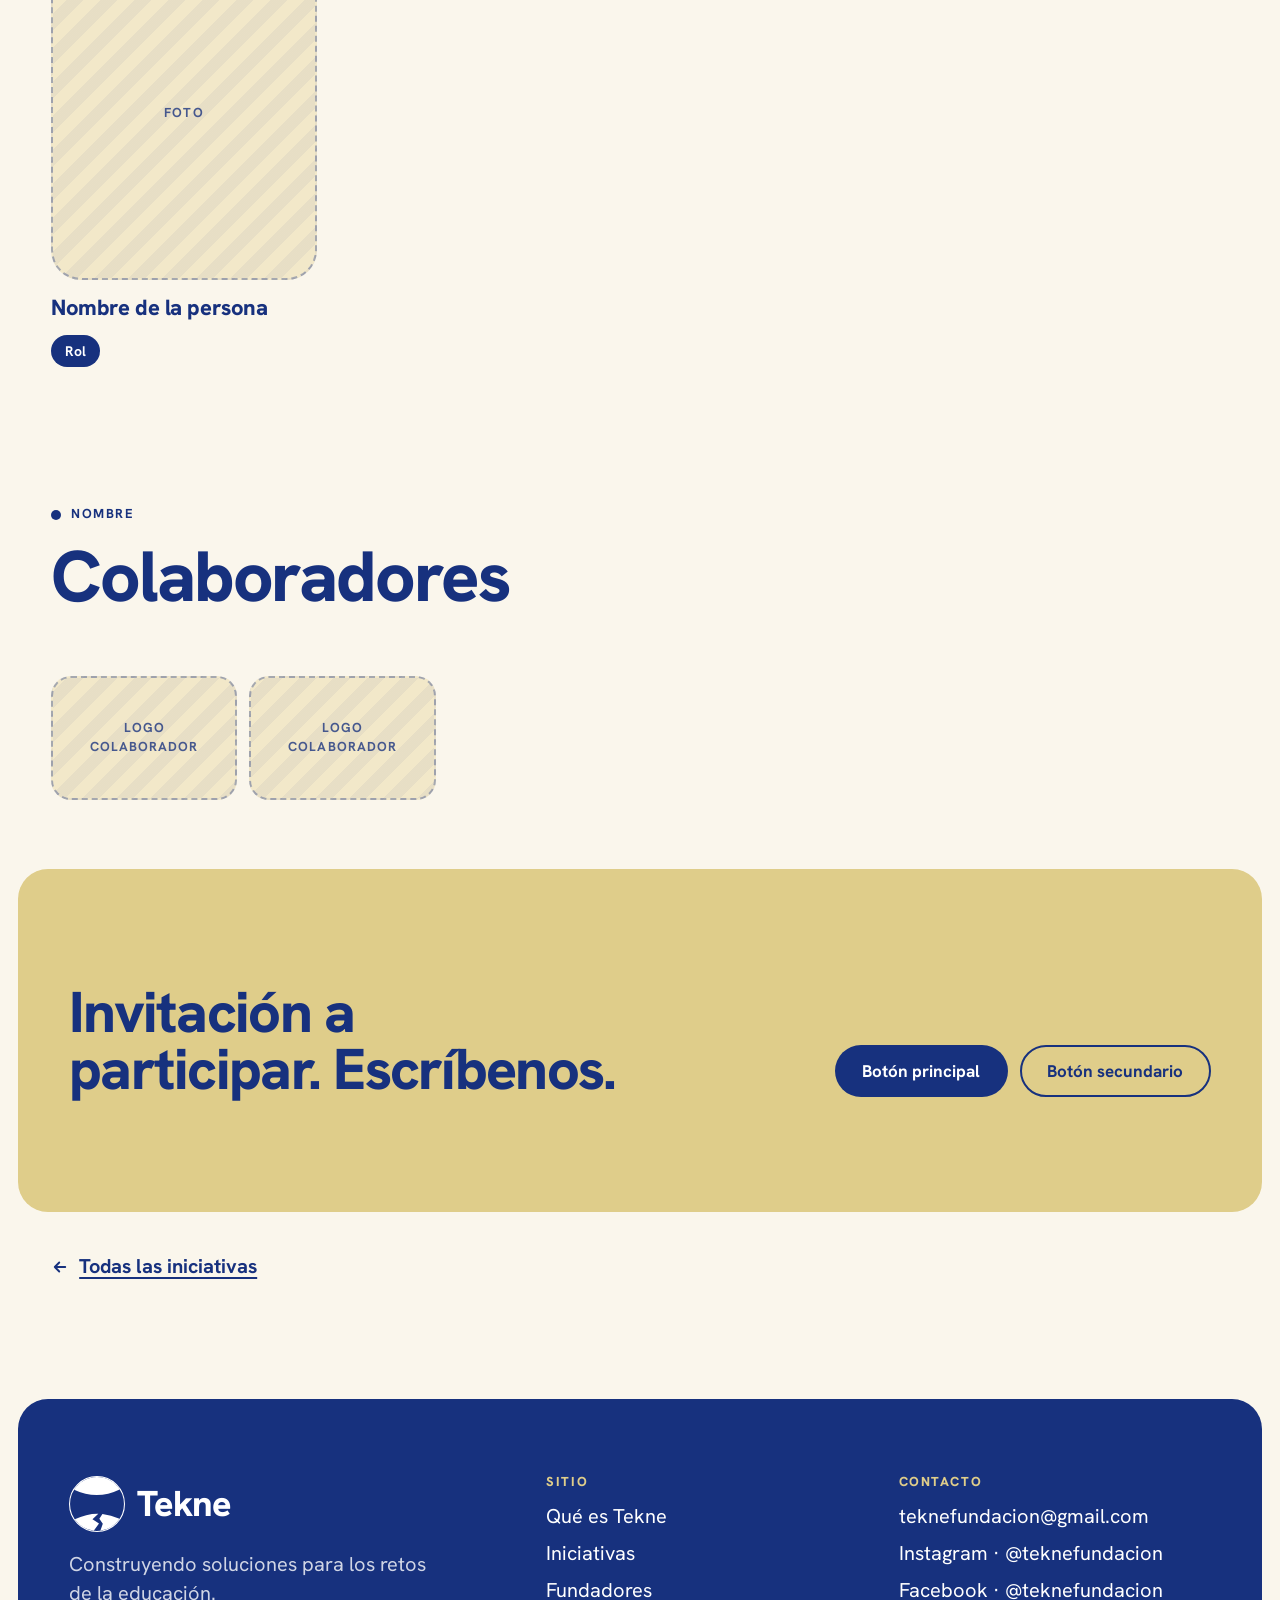
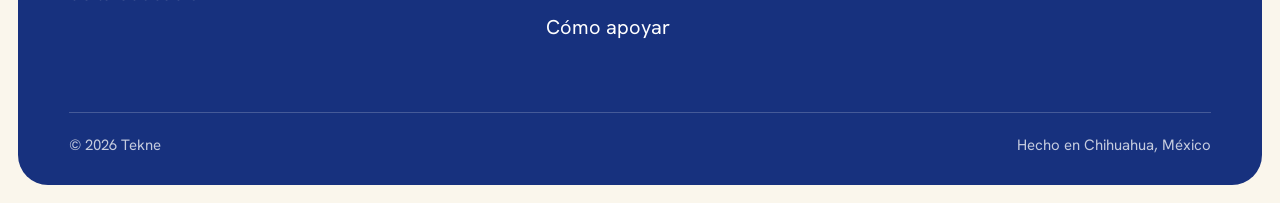
<file: iniciativas/_plantilla.html>
<!DOCTYPE html>
<html lang="es-MX">
<head>
  <meta charset="utf-8">
  <meta name="viewport" content="width=device-width, initial-scale=1, viewport-fit=cover">
  <title>NOMBRE · Tekne</title>
  <meta name="description" content="NOMBRE: lema y descripción corta para buscadores.">
  <meta property="og:type" content="website">
  <meta property="og:title" content="NOMBRE · Tekne">
  <meta property="og:description" content="Lema de la iniciativa.">
  <meta property="og:image" content="../assets/img/logo-tekne.png">
  <meta name="robots" content="noindex">
  <meta name="theme-color" content="#faf6ec">
  <link rel="icon" href="../assets/img/logo.svg" type="image/svg+xml">
  <link rel="apple-touch-icon" href="../assets/img/logo-tekne.png">
  <link rel="preconnect" href="https://fonts.googleapis.com">
  <link rel="preconnect" href="https://fonts.gstatic.com" crossorigin>
  <link href="https://fonts.googleapis.com/css2?family=Hanken+Grotesk:wght@400;500;600;700;800&display=swap" rel="stylesheet">
  <link rel="stylesheet" href="../assets/css/styles.css">
  <script>document.documentElement.classList.add('js')</script>
  <script src="../assets/js/main.js" defer></script>
</head>
<body data-accent="sand">
  <svg width="0" height="0" style="position:absolute" aria-hidden="true" focusable="false">
    <symbol id="tekne-logo" viewBox="0 0 1932 1932">
      <path fill="currentColor" d="M178 471A930 930 0 0 1 1748 463Q963 845 178 471Z"/>
      <path fill="currentColor" d="M200 1493Q605.5 1294.6 1011 1300.1L810 1496L1035 1635L853 1885A930 930 0 0 1 200 1493Z"/>
      <path fill="currentColor" d="M1153 1308.2Q1448 1338.1 1743 1476A930 930 0 0 1 1081 1888L1166 1645L1047 1478Z"/>
      <circle cx="966" cy="966" r="948" fill="none" stroke="currentColor" stroke-width="36"/>
    </symbol>
  </svg>

  <a class="skip-link" href="#contenido">Saltar al contenido</a>

  <header class="site-header">
    <div class="container header-inner">
      <a class="brand" href="../index.html" aria-label="Tekne, inicio">
        <svg class="brand-mark" aria-hidden="true"><use href="#tekne-logo"/></svg>
        <span>Tekne</span>
      </a>
      <button class="nav-toggle" type="button" aria-expanded="false" aria-controls="menu">
        <span class="sr-only">Abrir menú</span>
        <span class="nav-toggle-bars" aria-hidden="true"></span>
      </button>
      <nav class="site-nav" id="menu" aria-label="Principal">
        <ul>
          <li><a href="../index.html#tekne">Qué es Tekne</a></li>
          <li><a href="../index.html#iniciativas">Iniciativas</a></li>
          <li><a href="../index.html#fundadores">Fundadores</a></li>
          <li><a href="../index.html#contacto">Contacto</a></li>
        </ul>
        <a class="btn btn--primary" href="../como-apoyar.html">Quiero apoyar</a>
      </nav>
    </div>
  </header>

  <!--
    PLANTILLA DE INICIATIVA
    1. Copia este archivo dentro de /iniciativas con el nombre de la iniciativa (ej. nueva.html).
    2. Busca y reemplaza "NOMBRE" por el nombre de la iniciativa.
    3. En <body data-accent="...">, elige el color: azure, navy, green, sand o clay.
    4. Llena cada sección. Las marcadas como OPCIONAL se pueden borrar completas.
    5. Agrega su tarjeta en index.html (sección "Iniciativas").
  -->
  <main id="contenido">

    <!-- ===== Encabezado de la iniciativa (OBLIGATORIO) ===== -->
    <section class="panel panel--accent page-hero" aria-labelledby="page-title">
      <div class="container">
        <nav class="breadcrumb" aria-label="Ruta">
          <a href="../index.html#iniciativas">Iniciativas</a><span aria-hidden="true">/</span><span aria-current="page">NOMBRE</span>
        </nav>
        <div class="page-hero-inner">
          <div class="page-hero-text">
            <h1 id="page-title">NOMBRE</h1>
            <p class="lead">Lema de la iniciativa</p>
          </div>
          <!-- Cuando haya logo: <img class="page-hero-logo" src="../assets/img/nombre-logo.svg" alt="Logo de NOMBRE"> -->
          <div class="ph ph--square ph--on-color">Logo NOMBRE</div>
        </div>
      </div>
    </section>

    <!-- ===== El nombre (OPCIONAL) + Qué es (OBLIGATORIO: descripción) ===== -->
    <section class="section">
      <div class="container split">
        <aside class="name-origin reveal">
          <p class="eyebrow">El nombre</p>
          <p>De dónde viene el nombre de la iniciativa.</p>
        </aside>
        <div class="prose reveal">
          <h2>Qué es NOMBRE</h2>
          <p>Descripción de la iniciativa, primer párrafo.</p>
          <p>Segundo párrafo.</p>
        </div>
      </div>
    </section>

    <!-- ===== Qué hacemos: lista de actividades (OPCIONAL) ===== -->
    <section class="section section--tight">
      <div class="container">
        <div class="section-head reveal">
          <p class="eyebrow">NOMBRE</p>
          <h2>Qué hacemos</h2>
        </div>
        <ul class="feature-list">
          <li class="reveal"><strong>Actividad</strong><span>Descripción breve.</span></li>
          <li class="reveal"><strong>Actividad</strong><span>Descripción breve.</span></li>
          <li class="reveal"><strong>Actividad</strong><span>Descripción breve.</span></li>
        </ul>
      </div>
    </section>

    <!-- ===== Cómo funciona: tres pasos (OPCIONAL) ===== -->
    <section class="section section--tight" aria-labelledby="como-title">
      <div class="container">
        <div class="section-head reveal">
          <p class="eyebrow">NOMBRE</p>
          <h2 id="como-title">Cómo funciona</h2>
        </div>
        <ol class="steps">
          <li class="reveal">
            <span class="step-icon" aria-hidden="true"><svg viewBox="0 0 24 24" fill="none" stroke="currentColor" stroke-width="2" stroke-linecap="round" stroke-linejoin="round"><circle cx="12" cy="12" r="8"/></svg></span>
            <p>Paso 1.</p>
          </li>
          <li class="reveal">
            <span class="step-icon" aria-hidden="true"><svg viewBox="0 0 24 24" fill="none" stroke="currentColor" stroke-width="2" stroke-linecap="round" stroke-linejoin="round"><circle cx="12" cy="12" r="8"/></svg></span>
            <p>Paso 2.</p>
          </li>
          <li class="reveal">
            <span class="step-icon" aria-hidden="true"><svg viewBox="0 0 24 24" fill="none" stroke="currentColor" stroke-width="2" stroke-linecap="round" stroke-linejoin="round"><circle cx="12" cy="12" r="8"/></svg></span>
            <p>Paso 3.</p>
          </li>
        </ol>
      </div>
    </section>

    <!-- ===== Impacto (OBLIGATORIO): una tarjeta por dato ===== -->
    <section class="section section--tight" aria-labelledby="impacto-title">
      <div class="container">
        <div class="section-head reveal">
          <p class="eyebrow">NOMBRE</p>
          <h2 id="impacto-title">Impacto</h2>
        </div>
        <ul class="impact">
          <li class="reveal"><span class="impact-figure">000</span><p>Qué significa el número.</p></li>
          <li class="reveal"><span class="impact-figure">000</span><p>Qué significa el número.</p></li>
        </ul>
      </div>
    </section>

    <!-- ===== Testimonio (OPCIONAL) ===== -->
    <section class="section section--tight">
      <div class="container">
        <figure class="quote reveal">
          <p class="eyebrow">Testimonio</p>
          <blockquote>
            <p>“Texto del testimonio.”</p>
          </blockquote>
          <figcaption>Quién lo dice</figcaption>
        </figure>
      </div>
    </section>

    <!-- ===== Líderes (OBLIGATORIO): copia un <article> por persona ===== -->
    <section class="section section--tight" aria-labelledby="lideres-title">
      <div class="container">
        <div class="section-head reveal">
          <p class="eyebrow">NOMBRE</p>
          <h2 id="lideres-title">Líderes de la iniciativa</h2>
        </div>
        <div class="people people--grid">
          <article class="person reveal">
            <!-- Con foto: <img class="photo" src="../assets/img/persona.jpg" alt="Nombre de la persona"> -->
            <div class="ph ph--photo">Foto</div>
            <h3 class="person-name">Nombre de la persona</h3>
            <span class="person-role">Rol</span>
          </article>
        </div>
      </div>
    </section>

    <!-- ===== Colaboradores (OBLIGATORIO): un <li> por logo ===== -->
    <section class="section section--tight" aria-labelledby="colaboradores-title">
      <div class="container">
        <div class="section-head reveal">
          <p class="eyebrow">NOMBRE</p>
          <h2 id="colaboradores-title">Colaboradores</h2>
        </div>
        <ul class="logos reveal">
          <!-- Con logo: <li><img src="../assets/img/colaborador.svg" alt="Nombre del colaborador"></li> -->
          <li class="ph ph--logo">Logo colaborador</li>
          <li class="ph ph--logo">Logo colaborador</li>
        </ul>
      </div>
    </section>

    <!-- ===== Llamado a la acción (OBLIGATORIO) ===== -->
    <section class="panel panel--accent section" aria-labelledby="cta-title">
      <div class="container cta-inner reveal">
        <h2 id="cta-title">Invitación a participar. Escríbenos.</h2>
        <div class="btn-row">
          <a class="btn btn--primary" href="mailto:teknefundacion@gmail.com?subject=NOMBRE">Botón principal</a>
          <a class="btn btn--outline" href="../como-apoyar.html">Botón secundario</a>
        </div>
      </div>
    </section>

    <div class="container" style="padding-top:40px">
      <a class="back-link" href="../index.html#iniciativas">
        <svg width="18" height="18" viewBox="0 0 24 24" fill="none" stroke="currentColor" stroke-width="2.5" stroke-linecap="round" stroke-linejoin="round" aria-hidden="true"><path d="M19 12H5M11 6l-6 6 6 6"/></svg>
        Todas las iniciativas
      </a>
    </div>

  </main>


  <footer class="site-footer">
    <div class="container">
      <div class="footer-grid">
        <div class="footer-brand">
          <a class="brand" href="../index.html" aria-label="Tekne, inicio">
            <svg class="brand-mark" aria-hidden="true"><use href="#tekne-logo"/></svg>
            <span>Tekne</span>
          </a>
          <p>Construyendo soluciones para los retos de la educación.</p>
        </div>
        <div class="footer-col">
          <h2>Sitio</h2>
          <ul>
            <li><a href="../index.html#tekne">Qué es Tekne</a></li>
            <li><a href="../index.html#iniciativas">Iniciativas</a></li>
            <li><a href="../index.html#fundadores">Fundadores</a></li>
            <li><a href="../como-apoyar.html">Cómo apoyar</a></li>
          </ul>
        </div>
        <div class="footer-col">
          <h2>Contacto</h2>
          <ul>
            <li><a href="mailto:teknefundacion@gmail.com">teknefundacion@gmail.com</a></li>
            <li><a href="https://www.instagram.com/teknefundacion" target="_blank" rel="noopener">Instagram · @teknefundacion</a></li>
            <li><a href="https://www.facebook.com/teknefundacion" target="_blank" rel="noopener">Facebook · @teknefundacion</a></li>
          </ul>
        </div>
      </div>
      <div class="footer-bottom">
        <span>© <span data-year>2026</span> Tekne</span>
        <span>Hecho en Chihuahua, México</span>
      </div>
    </div>
  </footer>
</body>
</html>
</file>
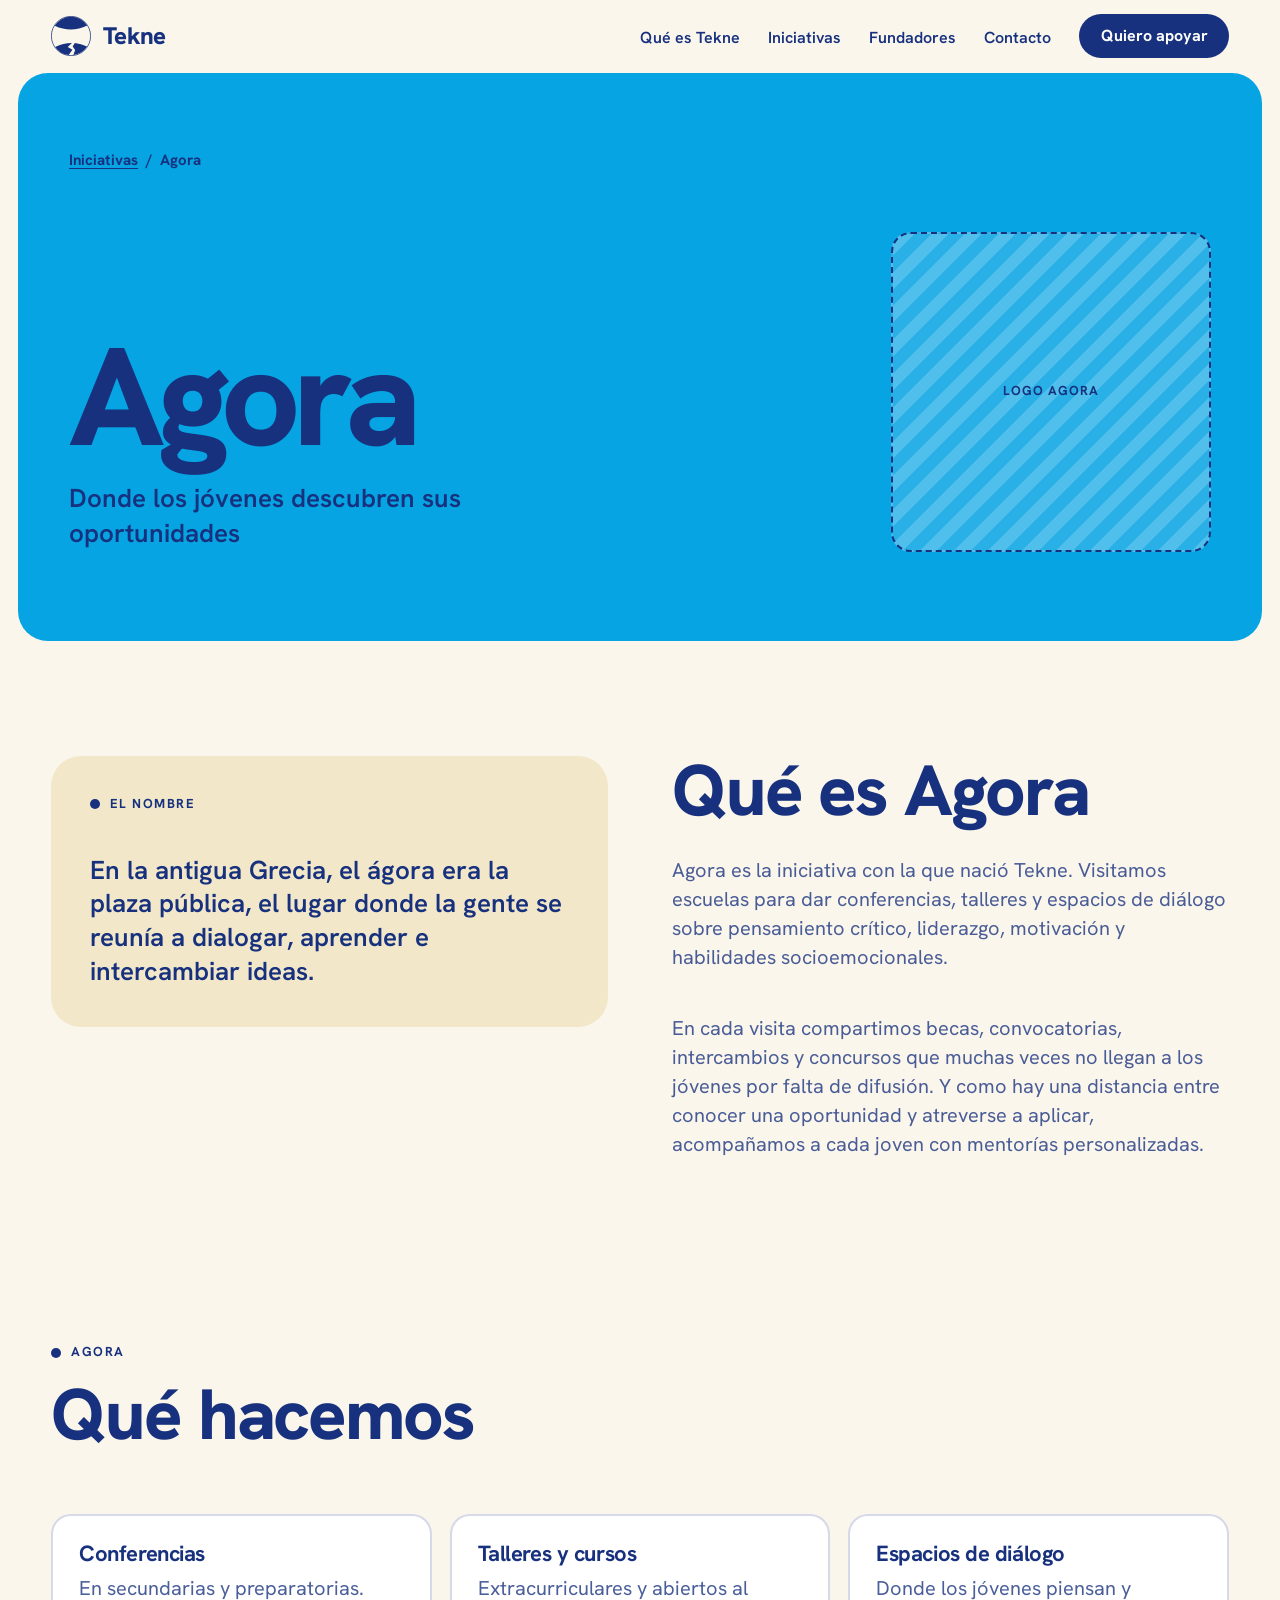
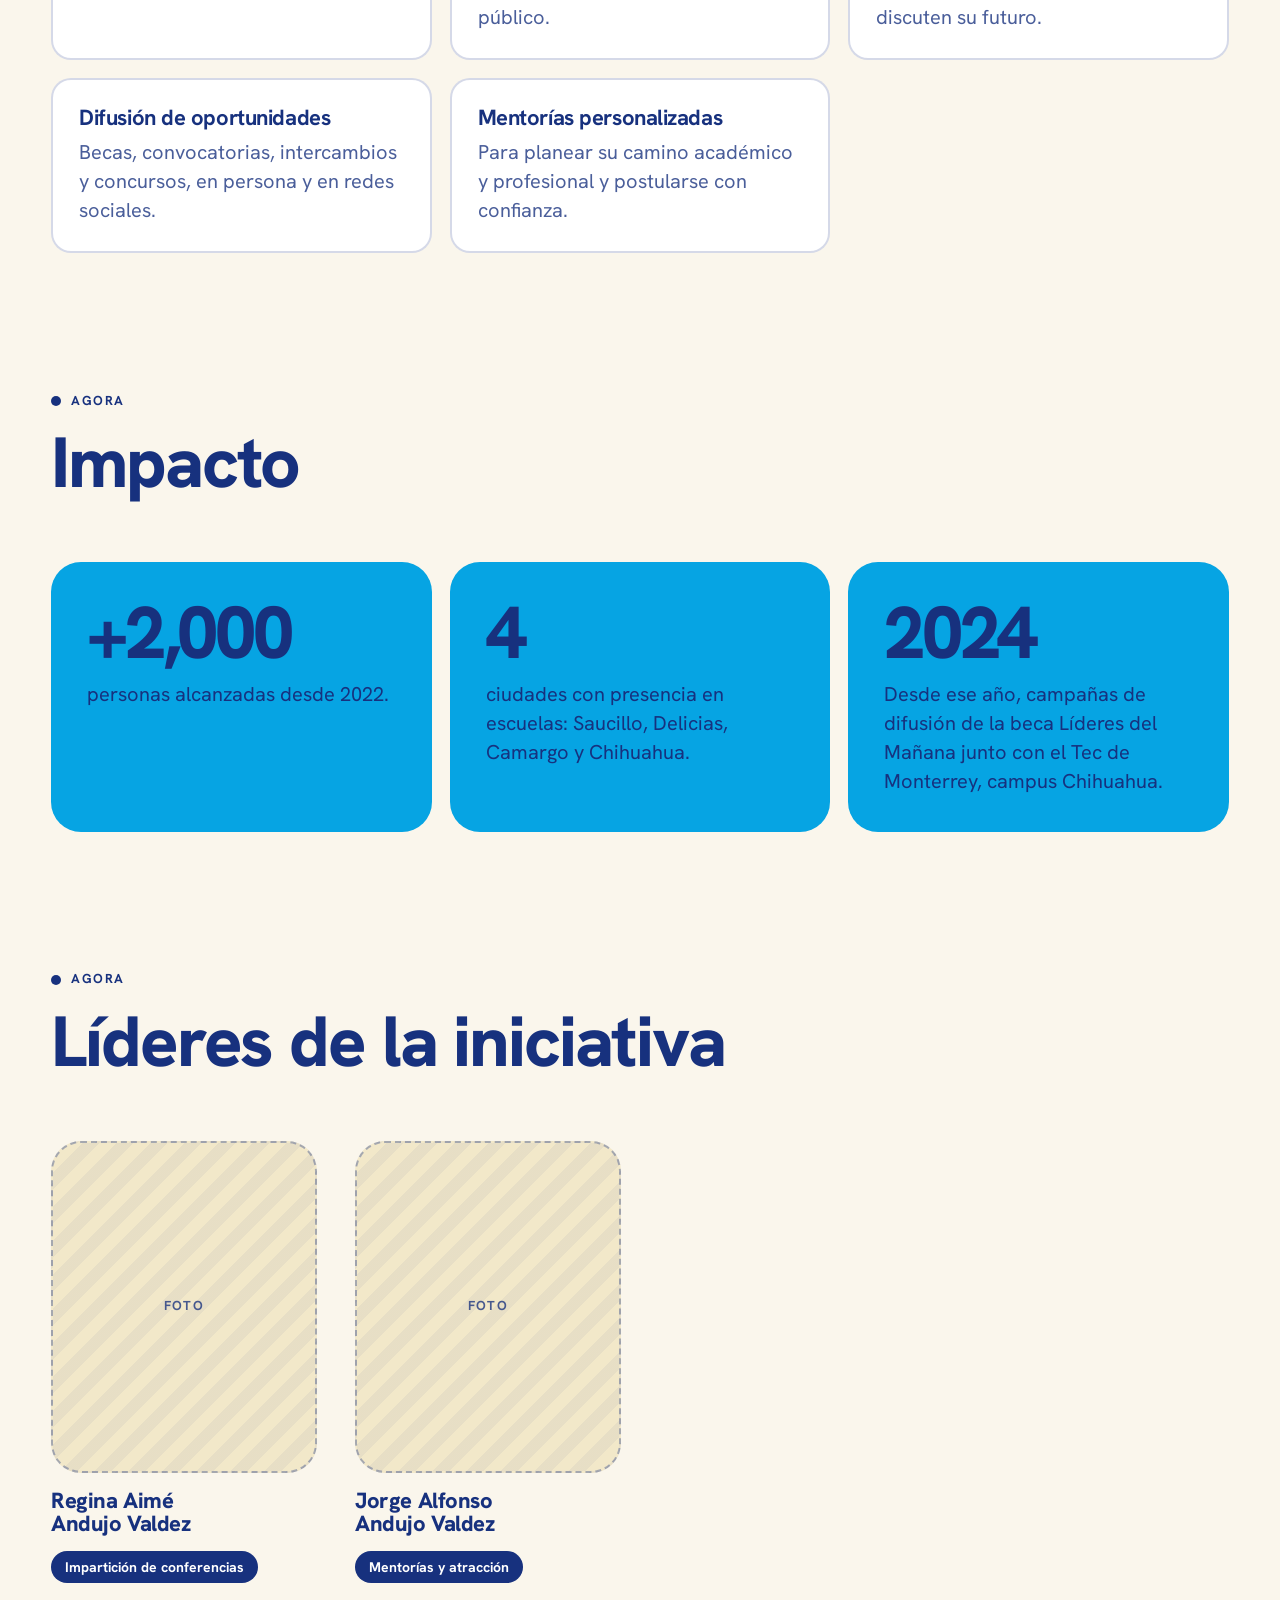
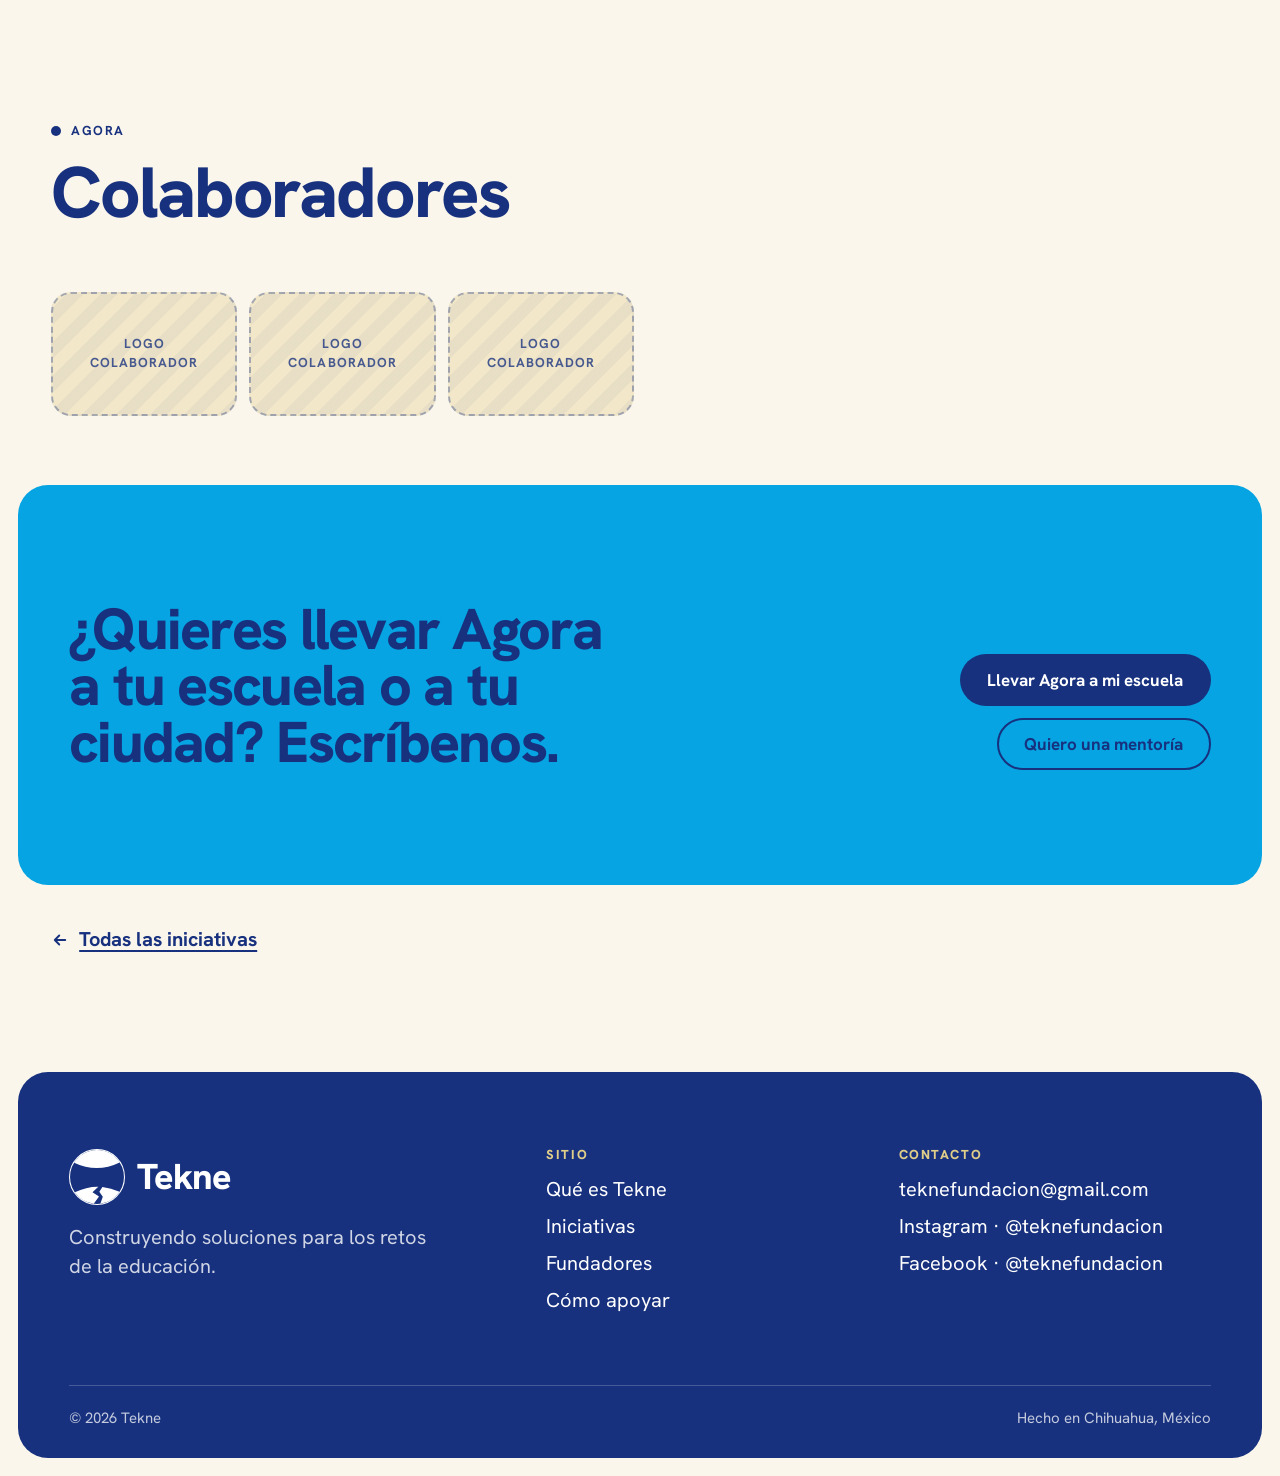
<file: iniciativas/agora.html>
<!DOCTYPE html>
<html lang="es-MX">
<head>
  <meta charset="utf-8">
  <meta name="viewport" content="width=device-width, initial-scale=1, viewport-fit=cover">
  <title>Agora · Tekne</title>
  <meta name="description" content="Agora: donde los jóvenes descubren sus oportunidades. Conferencias, talleres, mentorías y espacios de diálogo de Tekne.">
  <meta property="og:type" content="website">
  <meta property="og:title" content="Agora · Tekne">
  <meta property="og:description" content="Donde los jóvenes descubren sus oportunidades.">
  <meta property="og:image" content="../assets/img/logo-tekne.png">
  <meta name="theme-color" content="#faf6ec">
  <link rel="icon" href="../assets/img/logo.svg" type="image/svg+xml">
  <link rel="apple-touch-icon" href="../assets/img/logo-tekne.png">
  <link rel="preconnect" href="https://fonts.googleapis.com">
  <link rel="preconnect" href="https://fonts.gstatic.com" crossorigin>
  <link href="https://fonts.googleapis.com/css2?family=Hanken+Grotesk:wght@400;500;600;700;800&display=swap" rel="stylesheet">
  <link rel="stylesheet" href="../assets/css/styles.css">
  <script>document.documentElement.classList.add('js')</script>
  <script src="../assets/js/main.js" defer></script>
</head>
<body data-accent="azure">
  <svg width="0" height="0" style="position:absolute" aria-hidden="true" focusable="false">
    <symbol id="tekne-logo" viewBox="0 0 1932 1932">
      <path fill="currentColor" d="M178 471A930 930 0 0 1 1748 463Q963 845 178 471Z"/>
      <path fill="currentColor" d="M200 1493Q605.5 1294.6 1011 1300.1L810 1496L1035 1635L853 1885A930 930 0 0 1 200 1493Z"/>
      <path fill="currentColor" d="M1153 1308.2Q1448 1338.1 1743 1476A930 930 0 0 1 1081 1888L1166 1645L1047 1478Z"/>
      <circle cx="966" cy="966" r="948" fill="none" stroke="currentColor" stroke-width="36"/>
    </symbol>
  </svg>

  <a class="skip-link" href="#contenido">Saltar al contenido</a>

  <header class="site-header">
    <div class="container header-inner">
      <a class="brand" href="../index.html" aria-label="Tekne, inicio">
        <svg class="brand-mark" aria-hidden="true"><use href="#tekne-logo"/></svg>
        <span>Tekne</span>
      </a>
      <button class="nav-toggle" type="button" aria-expanded="false" aria-controls="menu">
        <span class="sr-only">Abrir menú</span>
        <span class="nav-toggle-bars" aria-hidden="true"></span>
      </button>
      <nav class="site-nav" id="menu" aria-label="Principal">
        <ul>
          <li><a href="../index.html#tekne">Qué es Tekne</a></li>
          <li><a href="../index.html#iniciativas">Iniciativas</a></li>
          <li><a href="../index.html#fundadores">Fundadores</a></li>
          <li><a href="../index.html#contacto">Contacto</a></li>
        </ul>
        <a class="btn btn--primary" href="../como-apoyar.html">Quiero apoyar</a>
      </nav>
    </div>
  </header>

  <main id="contenido">

    <!-- ===== Encabezado de la iniciativa ===== -->
    <section class="panel panel--accent page-hero" aria-labelledby="page-title">
      <div class="container">
        <nav class="breadcrumb" aria-label="Ruta">
          <a href="../index.html#iniciativas">Iniciativas</a><span aria-hidden="true">/</span><span aria-current="page">Agora</span>
        </nav>
        <div class="page-hero-inner">
          <div class="page-hero-text">
            <h1 id="page-title">Agora</h1>
            <p class="lead">Donde los jóvenes descubren sus oportunidades</p>
          </div>
          <div class="ph ph--square ph--on-color">Logo Agora</div>
        </div>
      </div>
    </section>

    <!-- ===== El nombre + Qué es ===== -->
    <section class="section">
      <div class="container split">
        <aside class="name-origin reveal">
          <p class="eyebrow">El nombre</p>
          <p>En la antigua Grecia, el ágora era la plaza pública, el lugar donde la gente se reunía a dialogar, aprender e intercambiar ideas.</p>
        </aside>
        <div class="prose reveal">
          <h2>Qué es Agora</h2>
          <p>Agora es la iniciativa con la que nació Tekne. Visitamos escuelas para dar conferencias, talleres y espacios de diálogo sobre pensamiento crítico, liderazgo, motivación y habilidades socioemocionales.</p>
          <p>En cada visita compartimos becas, convocatorias, intercambios y concursos que muchas veces no llegan a los jóvenes por falta de difusión. Y como hay una distancia entre conocer una oportunidad y atreverse a aplicar, acompañamos a cada joven con mentorías personalizadas.</p>
        </div>
      </div>
    </section>

    <!-- ===== Qué hacemos ===== -->
    <section class="section section--tight">
      <div class="container">
        <div class="section-head reveal">
          <p class="eyebrow">Agora</p>
          <h2>Qué hacemos</h2>
        </div>
        <ul class="feature-list">
          <li class="reveal"><strong>Conferencias</strong><span>En secundarias y preparatorias.</span></li>
          <li class="reveal"><strong>Talleres y cursos</strong><span>Extracurriculares y abiertos al público.</span></li>
          <li class="reveal"><strong>Espacios de diálogo</strong><span>Donde los jóvenes piensan y discuten su futuro.</span></li>
          <li class="reveal"><strong>Difusión de oportunidades</strong><span>Becas, convocatorias, intercambios y concursos, en persona y en redes sociales.</span></li>
          <li class="reveal"><strong>Mentorías personalizadas</strong><span>Para planear su camino académico y profesional y postularse con confianza.</span></li>
        </ul>
      </div>
    </section>

    <!-- ===== Impacto ===== -->
    <section class="section section--tight" aria-labelledby="impacto-title">
      <div class="container">
        <div class="section-head reveal">
          <p class="eyebrow">Agora</p>
          <h2 id="impacto-title">Impacto</h2>
        </div>
        <ul class="impact">
          <li class="reveal"><span class="impact-figure">+2,000</span><p>personas alcanzadas desde 2022.</p></li>
          <li class="reveal"><span class="impact-figure">4</span><p>ciudades con presencia en escuelas: Saucillo, Delicias, Camargo y Chihuahua.</p></li>
          <li class="reveal"><span class="impact-figure">2024</span><p>Desde ese año, campañas de difusión de la beca Líderes del Mañana junto con el Tec de Monterrey, campus Chihuahua.</p></li>
        </ul>
      </div>
    </section>

    <!-- ===== Líderes ===== -->
    <section class="section section--tight" aria-labelledby="lideres-title">
      <div class="container">
        <div class="section-head reveal">
          <p class="eyebrow">Agora</p>
          <h2 id="lideres-title">Líderes de la iniciativa</h2>
        </div>
        <div class="people people--grid">
          <article class="person reveal">
            <div class="ph ph--photo">Foto</div>
            <h3 class="person-name">Regina Aimé Andujo Valdez</h3>
            <span class="person-role">Impartición de conferencias</span>
          </article>
          <article class="person reveal">
            <div class="ph ph--photo">Foto</div>
            <h3 class="person-name">Jorge Alfonso Andujo Valdez</h3>
            <span class="person-role">Mentorías y atracción</span>
          </article>
        </div>
      </div>
    </section>

    <!-- ===== Colaboradores ===== -->
    <section class="section section--tight" aria-labelledby="colaboradores-title">
      <div class="container">
        <div class="section-head reveal">
          <p class="eyebrow">Agora</p>
          <h2 id="colaboradores-title">Colaboradores</h2>
        </div>
        <ul class="logos reveal">
          <li class="ph ph--logo">Logo colaborador</li>
          <li class="ph ph--logo">Logo colaborador</li>
          <li class="ph ph--logo">Logo colaborador</li>
        </ul>
      </div>
    </section>

    <!-- ===== Llamado a la acción ===== -->
    <section class="panel panel--accent section" aria-labelledby="cta-title">
      <div class="container cta-inner reveal">
        <h2 id="cta-title">¿Quieres llevar Agora a tu escuela o a tu ciudad? Escríbenos.</h2>
        <div class="btn-row">
          <a class="btn btn--primary" href="mailto:teknefundacion@gmail.com?subject=Llevar%20Agora%20a%20mi%20escuela">Llevar Agora a mi escuela</a>
          <a class="btn btn--outline" href="mailto:teknefundacion@gmail.com?subject=Quiero%20una%20mentor%C3%ADa">Quiero una mentoría</a>
        </div>
      </div>
    </section>

    <div class="container" style="padding-top:40px">
      <a class="back-link" href="../index.html#iniciativas">
        <svg width="18" height="18" viewBox="0 0 24 24" fill="none" stroke="currentColor" stroke-width="2.5" stroke-linecap="round" stroke-linejoin="round" aria-hidden="true"><path d="M19 12H5M11 6l-6 6 6 6"/></svg>
        Todas las iniciativas
      </a>
    </div>

  </main>

  <footer class="site-footer">
    <div class="container">
      <div class="footer-grid">
        <div class="footer-brand">
          <a class="brand" href="../index.html" aria-label="Tekne, inicio">
            <svg class="brand-mark" aria-hidden="true"><use href="#tekne-logo"/></svg>
            <span>Tekne</span>
          </a>
          <p>Construyendo soluciones para los retos de la educación.</p>
        </div>
        <div class="footer-col">
          <h2>Sitio</h2>
          <ul>
            <li><a href="../index.html#tekne">Qué es Tekne</a></li>
            <li><a href="../index.html#iniciativas">Iniciativas</a></li>
            <li><a href="../index.html#fundadores">Fundadores</a></li>
            <li><a href="../como-apoyar.html">Cómo apoyar</a></li>
          </ul>
        </div>
        <div class="footer-col">
          <h2>Contacto</h2>
          <ul>
            <li><a href="mailto:teknefundacion@gmail.com">teknefundacion@gmail.com</a></li>
            <li><a href="https://www.instagram.com/teknefundacion" target="_blank" rel="noopener">Instagram · @teknefundacion</a></li>
            <li><a href="https://www.facebook.com/teknefundacion" target="_blank" rel="noopener">Facebook · @teknefundacion</a></li>
          </ul>
        </div>
      </div>
      <div class="footer-bottom">
        <span>© <span data-year>2026</span> Tekne</span>
        <span>Hecho en Chihuahua, México</span>
      </div>
    </div>
  </footer>
</body>
</html>
</file>
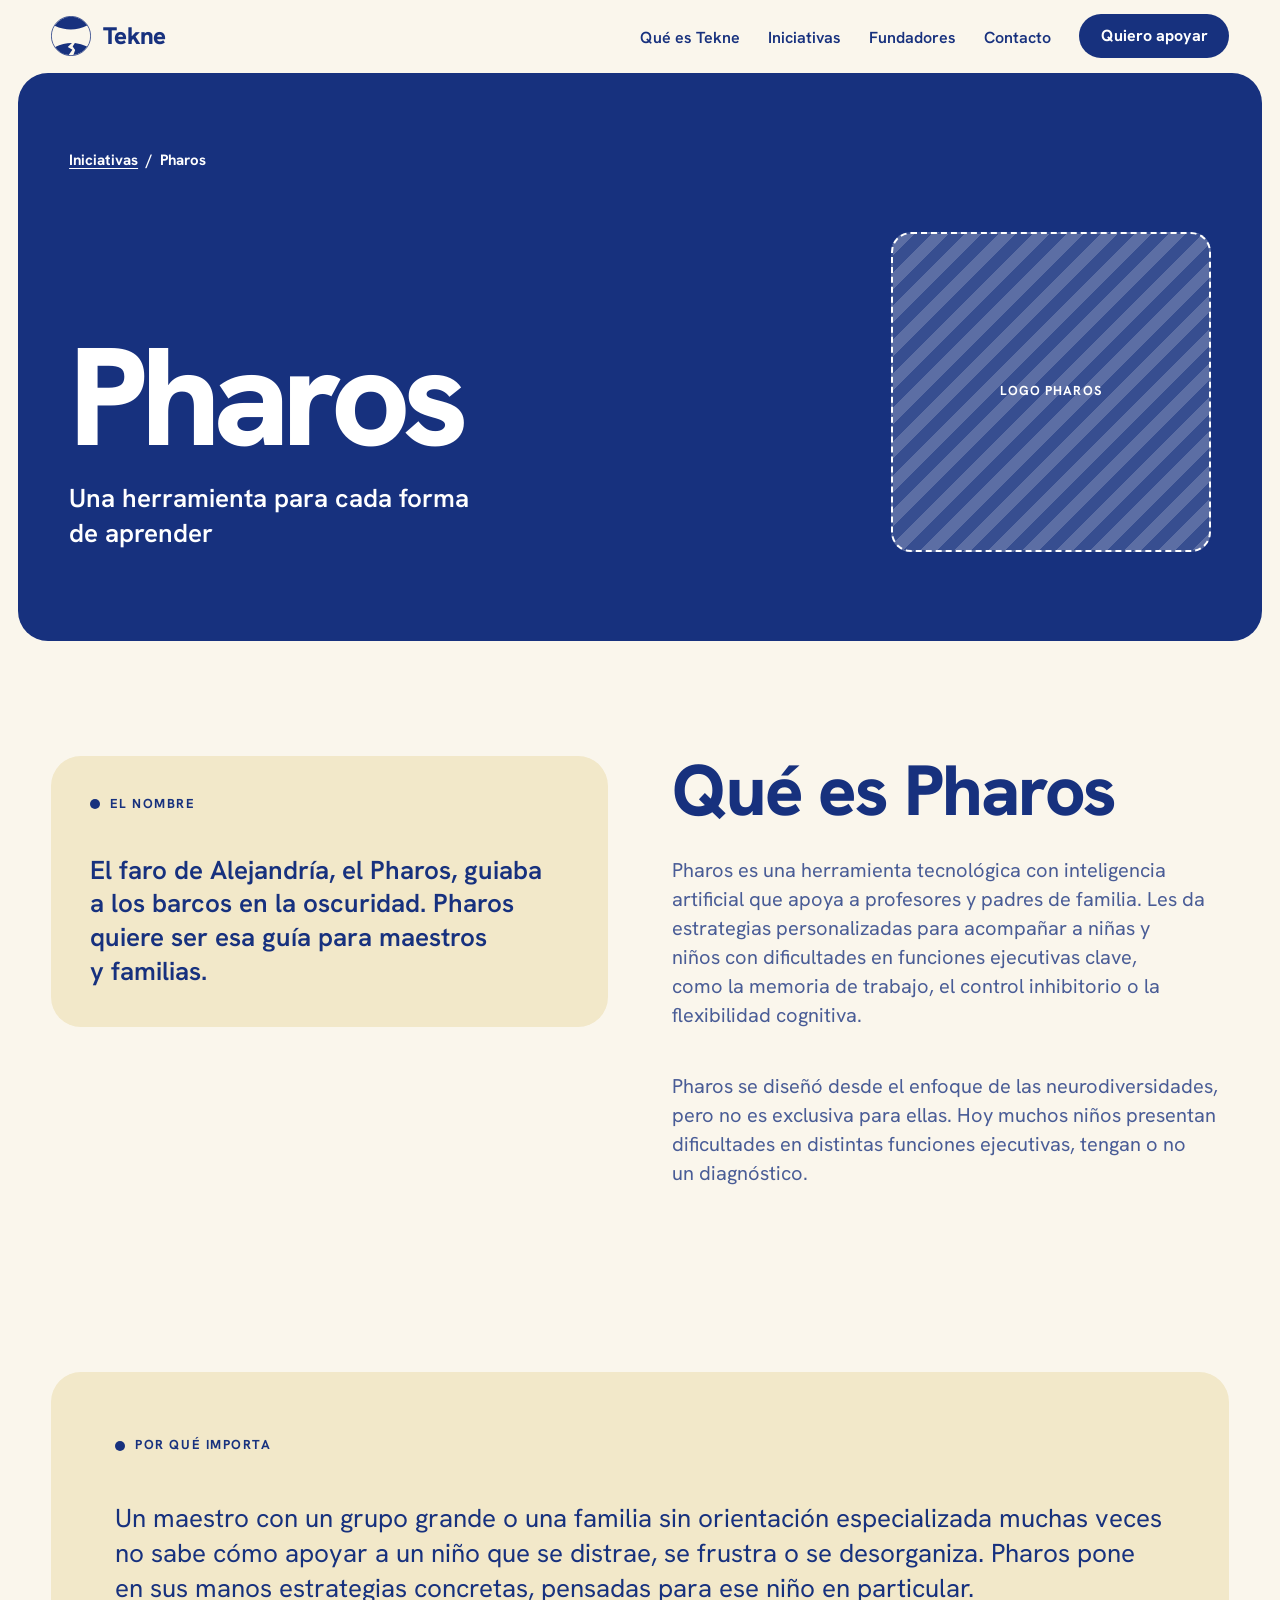
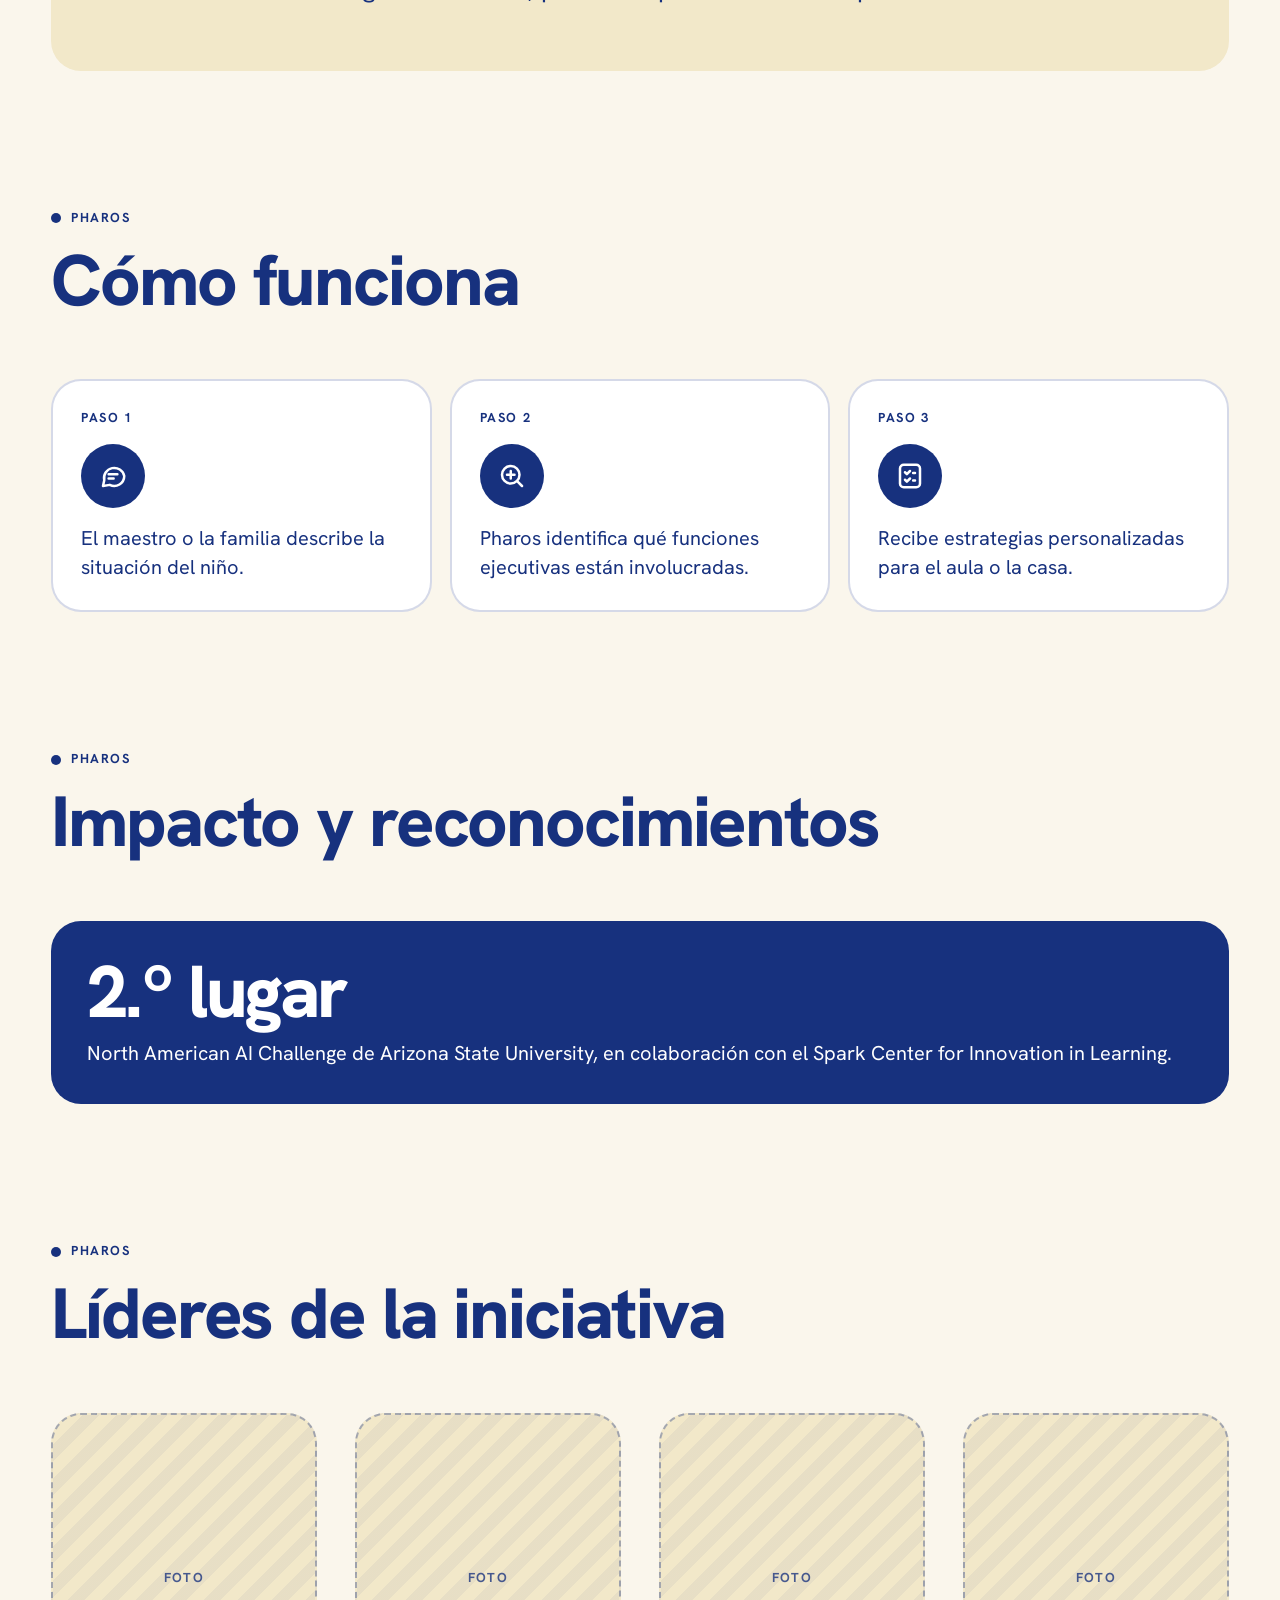
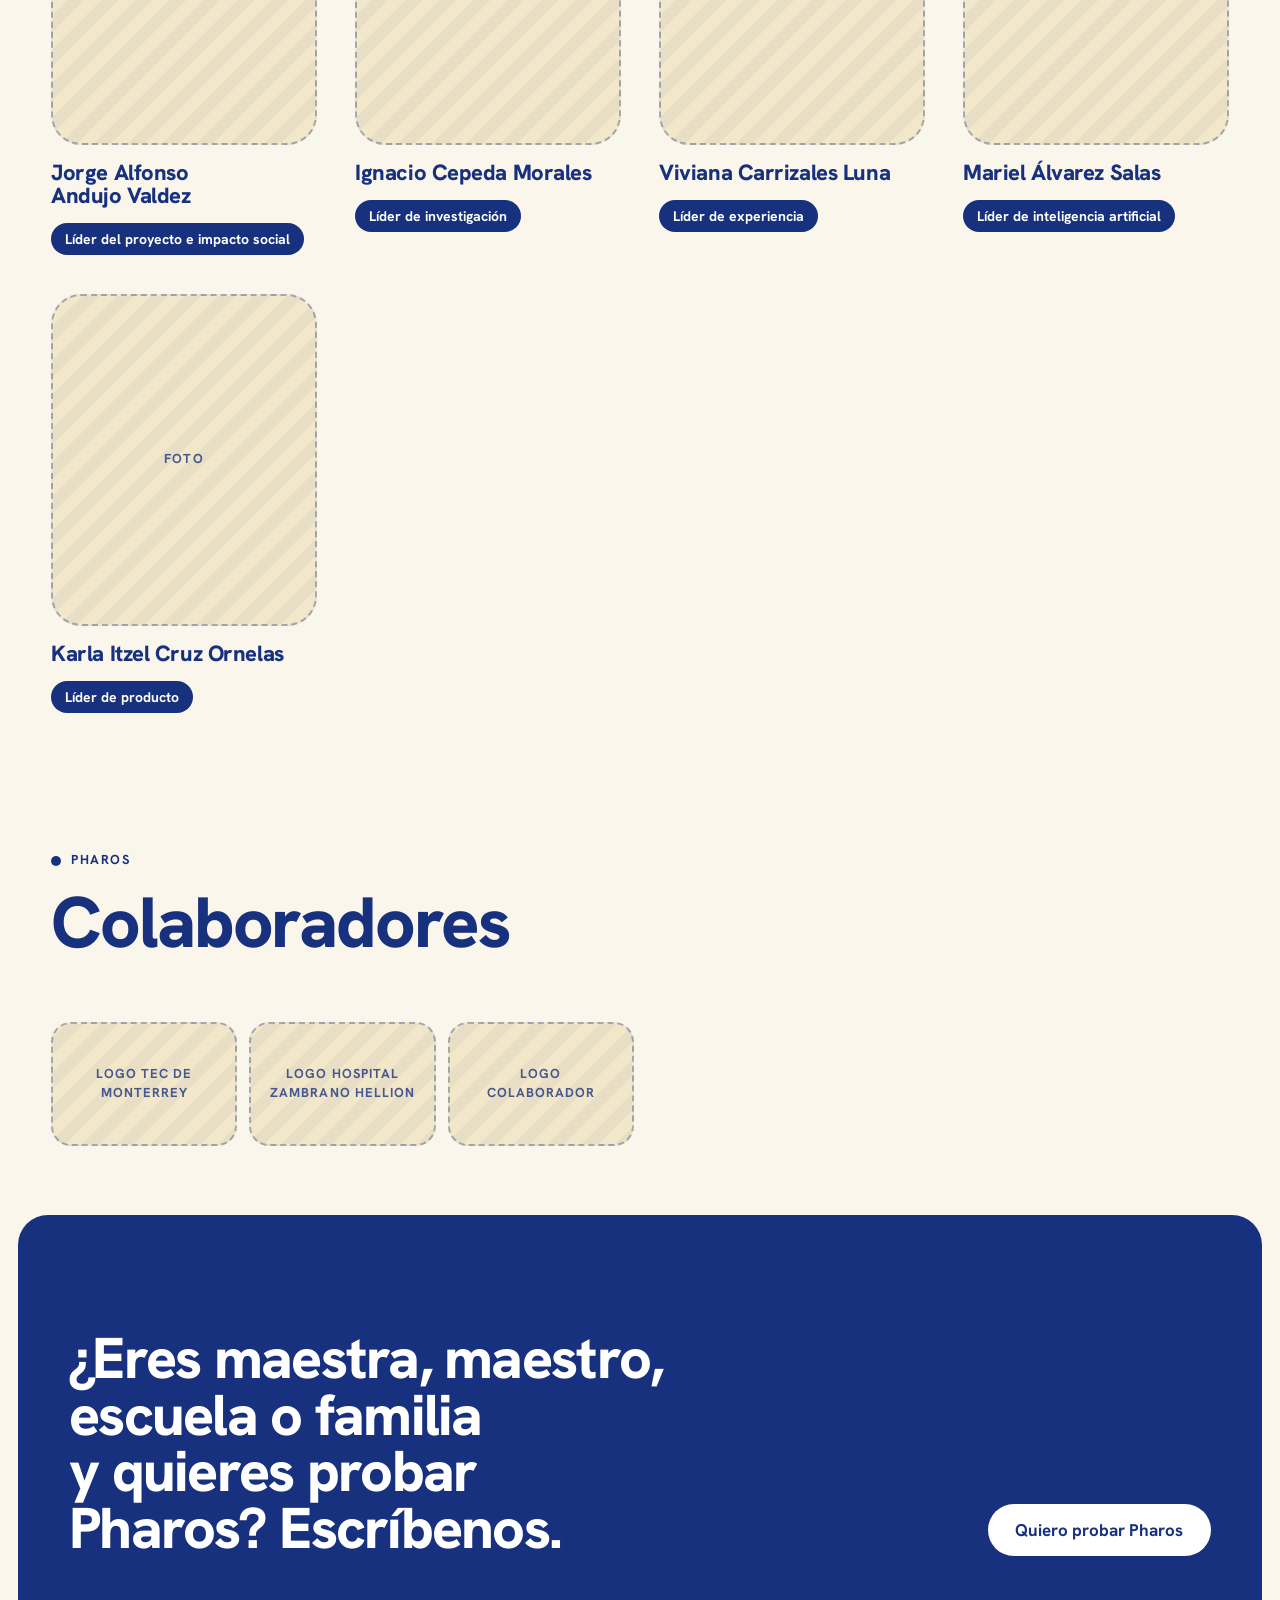
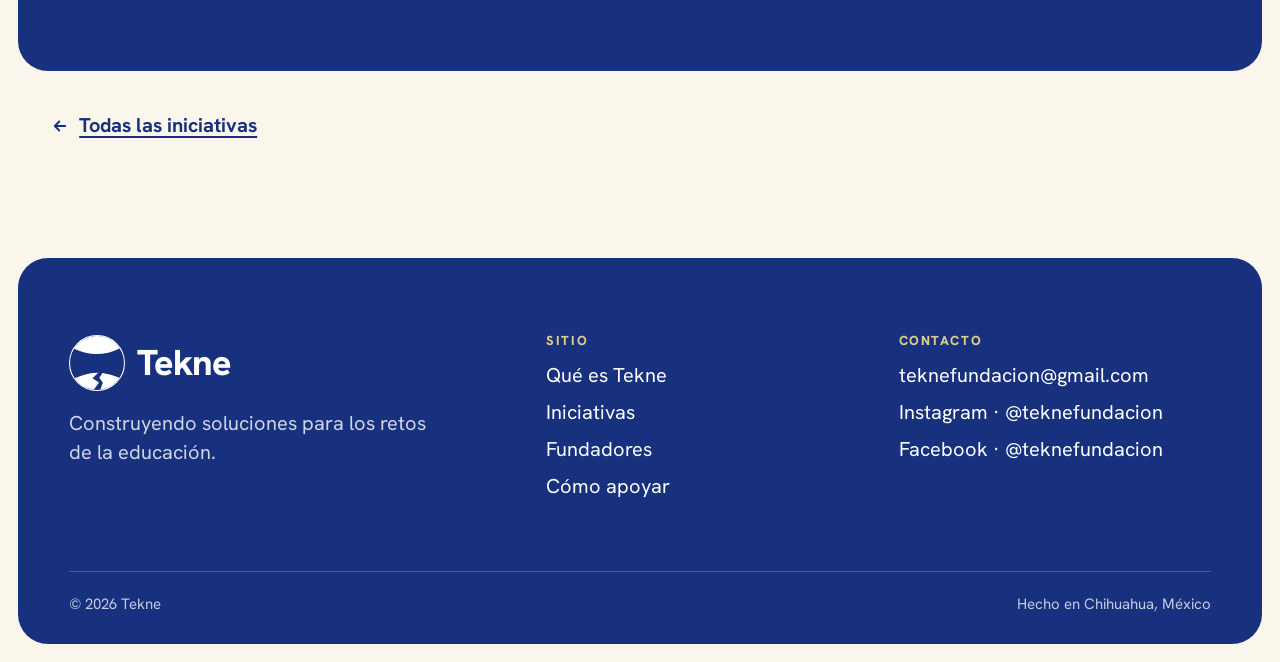
<file: iniciativas/pharos.html>
<!DOCTYPE html>
<html lang="es-MX">
<head>
  <meta charset="utf-8">
  <meta name="viewport" content="width=device-width, initial-scale=1, viewport-fit=cover">
  <title>Pharos · Tekne</title>
  <meta name="description" content="Pharos: una herramienta para cada forma de aprender. Herramienta con inteligencia artificial de Tekne para maestros y familias.">
  <meta property="og:type" content="website">
  <meta property="og:title" content="Pharos · Tekne">
  <meta property="og:description" content="Una herramienta para cada forma de aprender.">
  <meta property="og:image" content="../assets/img/logo-tekne.png">
  <meta name="theme-color" content="#faf6ec">
  <link rel="icon" href="../assets/img/logo.svg" type="image/svg+xml">
  <link rel="apple-touch-icon" href="../assets/img/logo-tekne.png">
  <link rel="preconnect" href="https://fonts.googleapis.com">
  <link rel="preconnect" href="https://fonts.gstatic.com" crossorigin>
  <link href="https://fonts.googleapis.com/css2?family=Hanken+Grotesk:wght@400;500;600;700;800&display=swap" rel="stylesheet">
  <link rel="stylesheet" href="../assets/css/styles.css">
  <script>document.documentElement.classList.add('js')</script>
  <script src="../assets/js/main.js" defer></script>
</head>
<body data-accent="navy">
  <svg width="0" height="0" style="position:absolute" aria-hidden="true" focusable="false">
    <symbol id="tekne-logo" viewBox="0 0 1932 1932">
      <path fill="currentColor" d="M178 471A930 930 0 0 1 1748 463Q963 845 178 471Z"/>
      <path fill="currentColor" d="M200 1493Q605.5 1294.6 1011 1300.1L810 1496L1035 1635L853 1885A930 930 0 0 1 200 1493Z"/>
      <path fill="currentColor" d="M1153 1308.2Q1448 1338.1 1743 1476A930 930 0 0 1 1081 1888L1166 1645L1047 1478Z"/>
      <circle cx="966" cy="966" r="948" fill="none" stroke="currentColor" stroke-width="36"/>
    </symbol>
  </svg>

  <a class="skip-link" href="#contenido">Saltar al contenido</a>

  <header class="site-header">
    <div class="container header-inner">
      <a class="brand" href="../index.html" aria-label="Tekne, inicio">
        <svg class="brand-mark" aria-hidden="true"><use href="#tekne-logo"/></svg>
        <span>Tekne</span>
      </a>
      <button class="nav-toggle" type="button" aria-expanded="false" aria-controls="menu">
        <span class="sr-only">Abrir menú</span>
        <span class="nav-toggle-bars" aria-hidden="true"></span>
      </button>
      <nav class="site-nav" id="menu" aria-label="Principal">
        <ul>
          <li><a href="../index.html#tekne">Qué es Tekne</a></li>
          <li><a href="../index.html#iniciativas">Iniciativas</a></li>
          <li><a href="../index.html#fundadores">Fundadores</a></li>
          <li><a href="../index.html#contacto">Contacto</a></li>
        </ul>
        <a class="btn btn--primary" href="../como-apoyar.html">Quiero apoyar</a>
      </nav>
    </div>
  </header>

  <main id="contenido">

    <!-- ===== Encabezado de la iniciativa ===== -->
    <section class="panel panel--accent page-hero" aria-labelledby="page-title">
      <div class="container">
        <nav class="breadcrumb" aria-label="Ruta">
          <a href="../index.html#iniciativas">Iniciativas</a><span aria-hidden="true">/</span><span aria-current="page">Pharos</span>
        </nav>
        <div class="page-hero-inner">
          <div class="page-hero-text">
            <h1 id="page-title">Pharos</h1>
            <p class="lead">Una herramienta para cada forma de aprender</p>
          </div>
          <div class="ph ph--square ph--on-color">Logo Pharos</div>
        </div>
      </div>
    </section>

    <!-- ===== El nombre + Qué es ===== -->
    <section class="section">
      <div class="container split">
        <aside class="name-origin reveal">
          <p class="eyebrow">El nombre</p>
          <p>El faro de Alejandría, el Pharos, guiaba a los barcos en la oscuridad. Pharos quiere ser esa guía para maestros y familias.</p>
        </aside>
        <div class="prose reveal">
          <h2>Qué es Pharos</h2>
          <p>Pharos es una herramienta tecnológica con inteligencia artificial que apoya a profesores y padres de familia. Les da estrategias personalizadas para acompañar a niñas y niños con dificultades en funciones ejecutivas clave, como la memoria de trabajo, el control inhibitorio o la flexibilidad cognitiva.</p>
          <p>Pharos se diseñó desde el enfoque de las neurodiversidades, pero no es exclusiva para ellas. Hoy muchos niños presentan dificultades en distintas funciones ejecutivas, tengan o no un diagnóstico.</p>
        </div>
      </div>
    </section>

    <!-- ===== Por qué importa ===== -->
    <section class="section section--tight">
      <div class="container">
        <div class="quote reveal">
          <p class="eyebrow">Por qué importa</p>
          <p class="lead">Un maestro con un grupo grande o una familia sin orientación especializada muchas veces no sabe cómo apoyar a un niño que se distrae, se frustra o se desorganiza. Pharos pone en sus manos estrategias concretas, pensadas para ese niño en particular.</p>
        </div>
      </div>
    </section>

    <!-- ===== Cómo funciona =====
         TODO: los tres pasos vienen de los ejemplos del documento de textos; confirmar redacción final. -->
    <section class="section section--tight" aria-labelledby="como-title">
      <div class="container">
        <div class="section-head reveal">
          <p class="eyebrow">Pharos</p>
          <h2 id="como-title">Cómo funciona</h2>
        </div>
        <ol class="steps">
          <li class="reveal">
            <span class="step-icon" aria-hidden="true"><svg viewBox="0 0 24 24" fill="none" stroke="currentColor" stroke-width="2" stroke-linecap="round" stroke-linejoin="round"><path d="M21 12a8 8 0 0 1-11.6 7.1L4 20l1-4.6A8 8 0 1 1 21 12Z"/><path d="M8.5 10.5h7M8.5 14h4"/></svg></span>
            <p>El maestro o la familia describe la situación del niño.</p>
          </li>
          <li class="reveal">
            <span class="step-icon" aria-hidden="true"><svg viewBox="0 0 24 24" fill="none" stroke="currentColor" stroke-width="2" stroke-linecap="round" stroke-linejoin="round"><circle cx="11" cy="11" r="7"/><path d="m20 20-3.5-3.5M8 11h6M11 8v6"/></svg></span>
            <p>Pharos identifica qué funciones ejecutivas están involucradas.</p>
          </li>
          <li class="reveal">
            <span class="step-icon" aria-hidden="true"><svg viewBox="0 0 24 24" fill="none" stroke="currentColor" stroke-width="2" stroke-linecap="round" stroke-linejoin="round"><rect x="4" y="3" width="16" height="18" rx="3"/><path d="m8 9 1.5 1.5L12 8M8 15l1.5 1.5L12 14M14.5 9.5H16M14.5 15.5H16"/></svg></span>
            <p>Recibe estrategias personalizadas para el aula o la casa.</p>
          </li>
        </ol>
      </div>
    </section>

    <!-- ===== Impacto ===== -->
    <section class="section section--tight" aria-labelledby="impacto-title">
      <div class="container">
        <div class="section-head reveal">
          <p class="eyebrow">Pharos</p>
          <h2 id="impacto-title">Impacto y reconocimientos</h2>
        </div>
        <ul class="impact">
          <li class="reveal"><span class="impact-figure">2.º lugar</span><p>North American AI Challenge de Arizona State University, en colaboración con el Spark Center for Innovation in Learning.</p></li>
        </ul>
      </div>
    </section>

    <!-- ===== Líderes ===== -->
    <section class="section section--tight" aria-labelledby="lideres-title">
      <div class="container">
        <div class="section-head reveal">
          <p class="eyebrow">Pharos</p>
          <h2 id="lideres-title">Líderes de la iniciativa</h2>
        </div>
        <div class="people people--grid">
          <article class="person reveal">
            <div class="ph ph--photo">Foto</div>
            <h3 class="person-name">Jorge Alfonso Andujo Valdez</h3>
            <span class="person-role">Líder del proyecto e impacto social</span>
          </article>
          <article class="person reveal">
            <div class="ph ph--photo">Foto</div>
            <h3 class="person-name">Ignacio Cepeda Morales</h3>
            <span class="person-role">Líder de investigación</span>
          </article>
          <article class="person reveal">
            <div class="ph ph--photo">Foto</div>
            <h3 class="person-name">Viviana Carrizales Luna</h3>
            <span class="person-role">Líder de experiencia</span>
          </article>
          <article class="person reveal">
            <div class="ph ph--photo">Foto</div>
            <h3 class="person-name">Mariel Álvarez Salas</h3>
            <span class="person-role">Líder de inteligencia artificial</span>
          </article>
          <article class="person reveal">
            <div class="ph ph--photo">Foto</div>
            <h3 class="person-name">Karla Itzel Cruz Ornelas</h3>
            <span class="person-role">Líder de producto</span>
          </article>
        </div>
      </div>
    </section>

    <!-- ===== Colaboradores ===== -->
    <section class="section section--tight" aria-labelledby="colaboradores-title">
      <div class="container">
        <div class="section-head reveal">
          <p class="eyebrow">Pharos</p>
          <h2 id="colaboradores-title">Colaboradores</h2>
        </div>
        <ul class="logos reveal">
          <li class="ph ph--logo">Logo Tec de Monterrey</li>
          <li class="ph ph--logo">Logo Hospital Zambrano Hellion</li>
          <li class="ph ph--logo">Logo colaborador</li>
        </ul>
      </div>
    </section>

    <!-- ===== Llamado a la acción ===== -->
    <section class="panel panel--accent section" aria-labelledby="cta-title">
      <div class="container cta-inner reveal">
        <h2 id="cta-title">¿Eres maestra, maestro, escuela o familia y quieres probar Pharos? Escríbenos.</h2>
        <div class="btn-row">
          <a class="btn btn--primary" href="mailto:teknefundacion@gmail.com?subject=Quiero%20probar%20Pharos">Quiero probar Pharos</a>
        </div>
      </div>
    </section>

    <div class="container" style="padding-top:40px">
      <a class="back-link" href="../index.html#iniciativas">
        <svg width="18" height="18" viewBox="0 0 24 24" fill="none" stroke="currentColor" stroke-width="2.5" stroke-linecap="round" stroke-linejoin="round" aria-hidden="true"><path d="M19 12H5M11 6l-6 6 6 6"/></svg>
        Todas las iniciativas
      </a>
    </div>

  </main>


  <footer class="site-footer">
    <div class="container">
      <div class="footer-grid">
        <div class="footer-brand">
          <a class="brand" href="../index.html" aria-label="Tekne, inicio">
            <svg class="brand-mark" aria-hidden="true"><use href="#tekne-logo"/></svg>
            <span>Tekne</span>
          </a>
          <p>Construyendo soluciones para los retos de la educación.</p>
        </div>
        <div class="footer-col">
          <h2>Sitio</h2>
          <ul>
            <li><a href="../index.html#tekne">Qué es Tekne</a></li>
            <li><a href="../index.html#iniciativas">Iniciativas</a></li>
            <li><a href="../index.html#fundadores">Fundadores</a></li>
            <li><a href="../como-apoyar.html">Cómo apoyar</a></li>
          </ul>
        </div>
        <div class="footer-col">
          <h2>Contacto</h2>
          <ul>
            <li><a href="mailto:teknefundacion@gmail.com">teknefundacion@gmail.com</a></li>
            <li><a href="https://www.instagram.com/teknefundacion" target="_blank" rel="noopener">Instagram · @teknefundacion</a></li>
            <li><a href="https://www.facebook.com/teknefundacion" target="_blank" rel="noopener">Facebook · @teknefundacion</a></li>
          </ul>
        </div>
      </div>
      <div class="footer-bottom">
        <span>© <span data-year>2026</span> Tekne</span>
        <span>Hecho en Chihuahua, México</span>
      </div>
    </div>
  </footer>
</body>
</html>
</file>
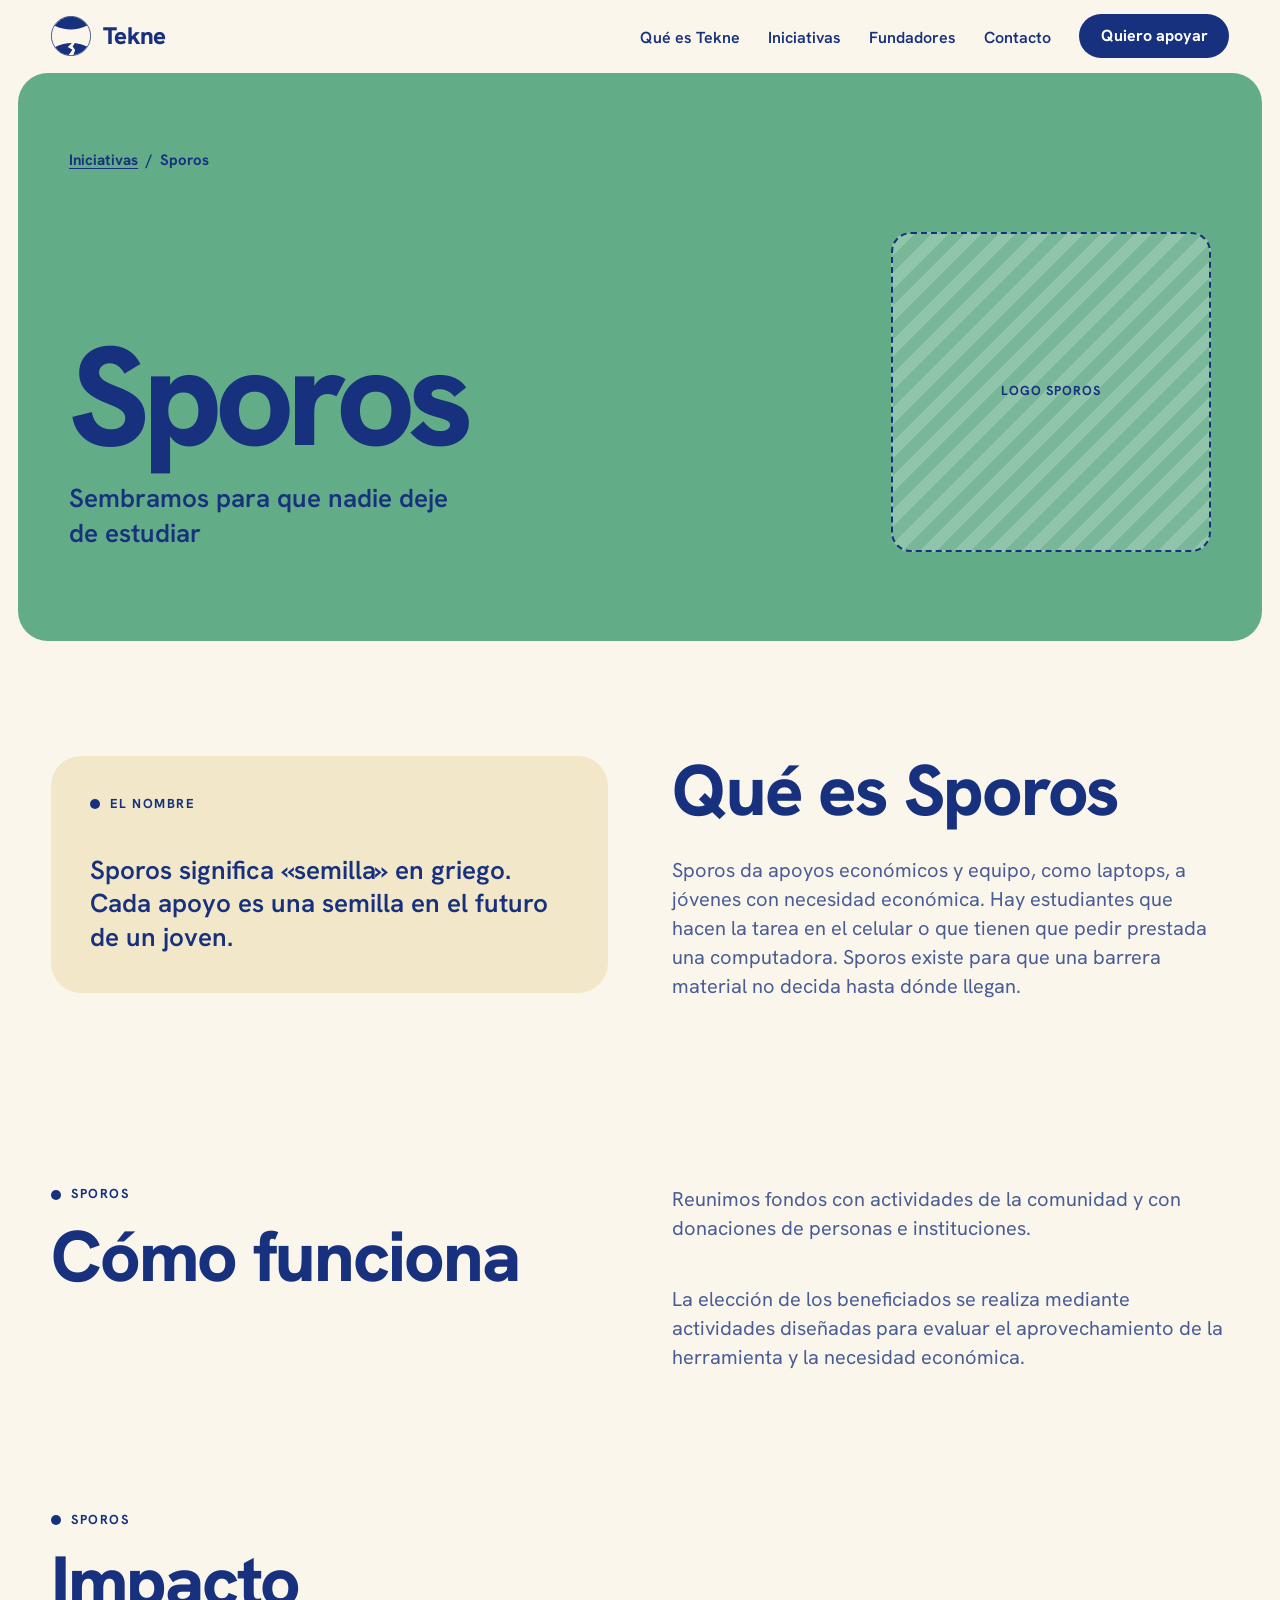
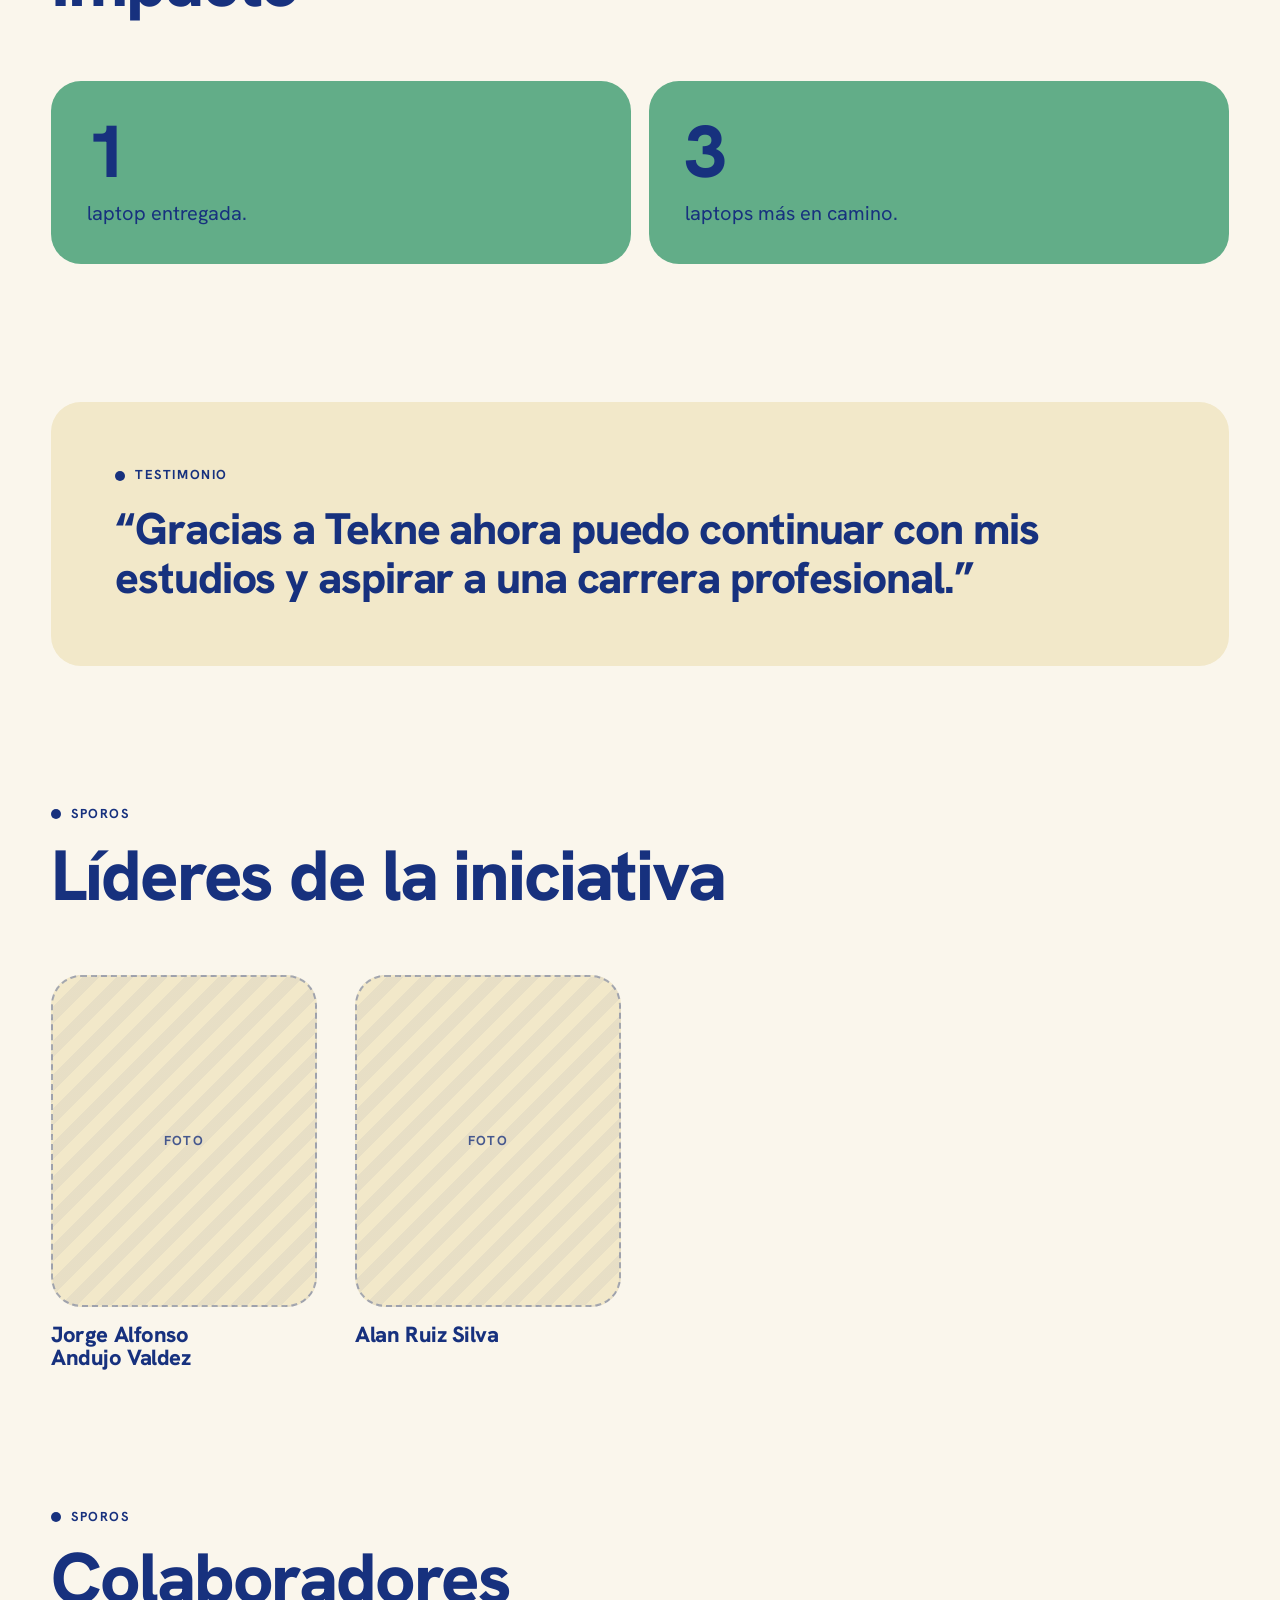
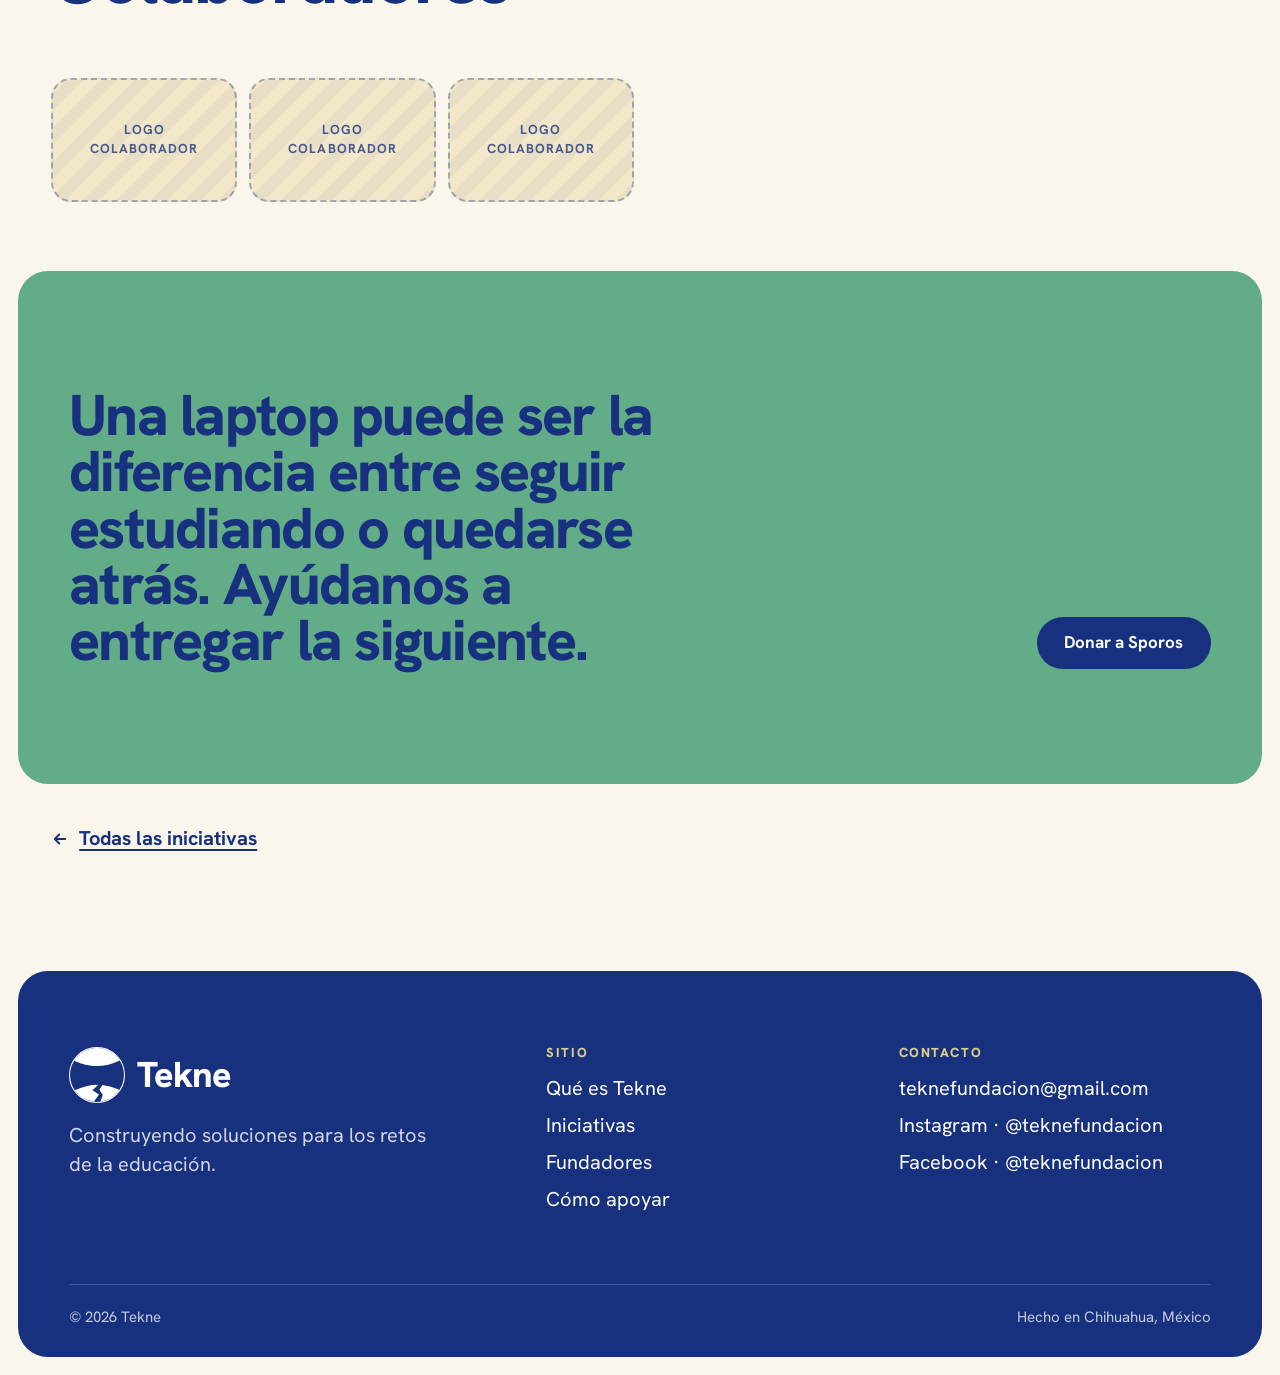
<file: iniciativas/sporos.html>
<!DOCTYPE html>
<html lang="es-MX">
<head>
  <meta charset="utf-8">
  <meta name="viewport" content="width=device-width, initial-scale=1, viewport-fit=cover">
  <title>Sporos · Tekne</title>
  <meta name="description" content="Sporos: sembramos para que nadie deje de estudiar. Apoyos económicos y laptops para jóvenes con necesidad económica.">
  <meta property="og:type" content="website">
  <meta property="og:title" content="Sporos · Tekne">
  <meta property="og:description" content="Sembramos para que nadie deje de estudiar.">
  <meta property="og:image" content="../assets/img/logo-tekne.png">
  <meta name="theme-color" content="#faf6ec">
  <link rel="icon" href="../assets/img/logo.svg" type="image/svg+xml">
  <link rel="apple-touch-icon" href="../assets/img/logo-tekne.png">
  <link rel="preconnect" href="https://fonts.googleapis.com">
  <link rel="preconnect" href="https://fonts.gstatic.com" crossorigin>
  <link href="https://fonts.googleapis.com/css2?family=Hanken+Grotesk:wght@400;500;600;700;800&display=swap" rel="stylesheet">
  <link rel="stylesheet" href="../assets/css/styles.css">
  <script>document.documentElement.classList.add('js')</script>
  <script src="../assets/js/main.js" defer></script>
</head>
<body data-accent="green">
  <svg width="0" height="0" style="position:absolute" aria-hidden="true" focusable="false">
    <symbol id="tekne-logo" viewBox="0 0 1932 1932">
      <path fill="currentColor" d="M178 471A930 930 0 0 1 1748 463Q963 845 178 471Z"/>
      <path fill="currentColor" d="M200 1493Q605.5 1294.6 1011 1300.1L810 1496L1035 1635L853 1885A930 930 0 0 1 200 1493Z"/>
      <path fill="currentColor" d="M1153 1308.2Q1448 1338.1 1743 1476A930 930 0 0 1 1081 1888L1166 1645L1047 1478Z"/>
      <circle cx="966" cy="966" r="948" fill="none" stroke="currentColor" stroke-width="36"/>
    </symbol>
  </svg>

  <a class="skip-link" href="#contenido">Saltar al contenido</a>

  <header class="site-header">
    <div class="container header-inner">
      <a class="brand" href="../index.html" aria-label="Tekne, inicio">
        <svg class="brand-mark" aria-hidden="true"><use href="#tekne-logo"/></svg>
        <span>Tekne</span>
      </a>
      <button class="nav-toggle" type="button" aria-expanded="false" aria-controls="menu">
        <span class="sr-only">Abrir menú</span>
        <span class="nav-toggle-bars" aria-hidden="true"></span>
      </button>
      <nav class="site-nav" id="menu" aria-label="Principal">
        <ul>
          <li><a href="../index.html#tekne">Qué es Tekne</a></li>
          <li><a href="../index.html#iniciativas">Iniciativas</a></li>
          <li><a href="../index.html#fundadores">Fundadores</a></li>
          <li><a href="../index.html#contacto">Contacto</a></li>
        </ul>
        <a class="btn btn--primary" href="../como-apoyar.html">Quiero apoyar</a>
      </nav>
    </div>
  </header>

  <main id="contenido">

    <!-- ===== Encabezado de la iniciativa ===== -->
    <section class="panel panel--accent page-hero" aria-labelledby="page-title">
      <div class="container">
        <nav class="breadcrumb" aria-label="Ruta">
          <a href="../index.html#iniciativas">Iniciativas</a><span aria-hidden="true">/</span><span aria-current="page">Sporos</span>
        </nav>
        <div class="page-hero-inner">
          <div class="page-hero-text">
            <h1 id="page-title">Sporos</h1>
            <p class="lead">Sembramos para que nadie deje de estudiar</p>
          </div>
          <div class="ph ph--square ph--on-color">Logo Sporos</div>
        </div>
      </div>
    </section>

    <!-- ===== El nombre + Qué es ===== -->
    <section class="section">
      <div class="container split">
        <aside class="name-origin reveal">
          <p class="eyebrow">El nombre</p>
          <p>Sporos significa «semilla» en griego. Cada apoyo es una semilla en el futuro de un joven.</p>
        </aside>
        <div class="prose reveal">
          <h2>Qué es Sporos</h2>
          <p>Sporos da apoyos económicos y equipo, como laptops, a jóvenes con necesidad económica. Hay estudiantes que hacen la tarea en el celular o que tienen que pedir prestada una computadora. Sporos existe para que una barrera material no decida hasta dónde llegan.</p>
        </div>
      </div>
    </section>

    <!-- ===== Cómo funciona ===== -->
    <section class="section section--tight" aria-labelledby="como-title">
      <div class="container split">
        <div class="section-head reveal" style="margin-bottom:0">
          <p class="eyebrow">Sporos</p>
          <h2 id="como-title">Cómo funciona</h2>
        </div>
        <div class="prose reveal">
          <p>Reunimos fondos con actividades de la comunidad y con donaciones de personas e instituciones.</p>
          <p>La elección de los beneficiados se realiza mediante actividades diseñadas para evaluar el aprovechamiento de la herramienta y la necesidad económica.</p>
        </div>
      </div>
    </section>

    <!-- ===== Impacto ===== -->
    <section class="section section--tight" aria-labelledby="impacto-title">
      <div class="container">
        <div class="section-head reveal">
          <p class="eyebrow">Sporos</p>
          <h2 id="impacto-title">Impacto</h2>
        </div>
        <ul class="impact">
          <li class="reveal"><span class="impact-figure">1</span><p>laptop entregada.</p></li>
          <li class="reveal"><span class="impact-figure">3</span><p>laptops más en camino.</p></li>
        </ul>
      </div>
    </section>

    <!-- ===== Testimonio ===== -->
    <section class="section section--tight">
      <div class="container">
        <figure class="quote reveal">
          <p class="eyebrow">Testimonio</p>
          <blockquote>
            <p>“Gracias a Tekne ahora puedo continuar con mis estudios y aspirar a una carrera profesional.”</p>
          </blockquote>
        </figure>
      </div>
    </section>

    <!-- ===== Líderes ===== -->
    <section class="section section--tight" aria-labelledby="lideres-title">
      <div class="container">
        <div class="section-head reveal">
          <p class="eyebrow">Sporos</p>
          <h2 id="lideres-title">Líderes de la iniciativa</h2>
        </div>
        <div class="people people--grid">
          <article class="person reveal">
            <div class="ph ph--photo">Foto</div>
            <h3 class="person-name">Jorge Alfonso Andujo Valdez</h3>
          </article>
          <article class="person reveal">
            <div class="ph ph--photo">Foto</div>
            <h3 class="person-name">Alan Ruiz Silva</h3>
          </article>
        </div>
      </div>
    </section>

    <!-- ===== Colaboradores ===== -->
    <section class="section section--tight" aria-labelledby="colaboradores-title">
      <div class="container">
        <div class="section-head reveal">
          <p class="eyebrow">Sporos</p>
          <h2 id="colaboradores-title">Colaboradores</h2>
        </div>
        <ul class="logos reveal">
          <li class="ph ph--logo">Logo colaborador</li>
          <li class="ph ph--logo">Logo colaborador</li>
          <li class="ph ph--logo">Logo colaborador</li>
        </ul>
      </div>
    </section>

    <!-- ===== Llamado a la acción ===== -->
    <section class="panel panel--accent section" aria-labelledby="cta-title">
      <div class="container cta-inner reveal">
        <h2 id="cta-title">Una laptop puede ser la diferencia entre seguir estudiando o quedarse atrás. Ayúdanos a entregar la siguiente.</h2>
        <div class="btn-row">
          <a class="btn btn--primary" href="../como-apoyar.html#dona">Donar a Sporos</a>
        </div>
      </div>
    </section>

    <div class="container" style="padding-top:40px">
      <a class="back-link" href="../index.html#iniciativas">
        <svg width="18" height="18" viewBox="0 0 24 24" fill="none" stroke="currentColor" stroke-width="2.5" stroke-linecap="round" stroke-linejoin="round" aria-hidden="true"><path d="M19 12H5M11 6l-6 6 6 6"/></svg>
        Todas las iniciativas
      </a>
    </div>

  </main>


  <footer class="site-footer">
    <div class="container">
      <div class="footer-grid">
        <div class="footer-brand">
          <a class="brand" href="../index.html" aria-label="Tekne, inicio">
            <svg class="brand-mark" aria-hidden="true"><use href="#tekne-logo"/></svg>
            <span>Tekne</span>
          </a>
          <p>Construyendo soluciones para los retos de la educación.</p>
        </div>
        <div class="footer-col">
          <h2>Sitio</h2>
          <ul>
            <li><a href="../index.html#tekne">Qué es Tekne</a></li>
            <li><a href="../index.html#iniciativas">Iniciativas</a></li>
            <li><a href="../index.html#fundadores">Fundadores</a></li>
            <li><a href="../como-apoyar.html">Cómo apoyar</a></li>
          </ul>
        </div>
        <div class="footer-col">
          <h2>Contacto</h2>
          <ul>
            <li><a href="mailto:teknefundacion@gmail.com">teknefundacion@gmail.com</a></li>
            <li><a href="https://www.instagram.com/teknefundacion" target="_blank" rel="noopener">Instagram · @teknefundacion</a></li>
            <li><a href="https://www.facebook.com/teknefundacion" target="_blank" rel="noopener">Facebook · @teknefundacion</a></li>
          </ul>
        </div>
      </div>
      <div class="footer-bottom">
        <span>© <span data-year>2026</span> Tekne</span>
        <span>Hecho en Chihuahua, México</span>
      </div>
    </div>
  </footer>
</body>
</html>
</file>
<file: assets/css/styles.css>
/* ==========================================================================
   Tekne · hoja de estilos
   Para cambiar la paleta, edita solo las variables de :root.
   ========================================================================== */

:root {
  /* Paleta */
  --azure: #06a4e3;
  --navy: #17317e;
  --sand: #dfcd8a;
  --green: #62ad88;
  --clay: #c2a28d;
  --paper: #faf6ec;
  --cream: #f2e8c9;
  --white: #ffffff;

  --ink: var(--navy);
  --ink-soft: rgba(23, 49, 126, 0.78);
  --line: rgba(23, 49, 126, 0.18);

  /* Tipografía */
  --font: "Hanken Grotesk", system-ui, -apple-system, "Segoe UI", Roboto, sans-serif;
  --fs-body: clamp(1.0625rem, 0.98rem + 0.35vw, 1.25rem);
  --fs-small: 0.9375rem;
  --fs-h1: clamp(2.75rem, 1.1rem + 6.6vw, 7.25rem);
  --fs-h2: clamp(2.25rem, 1.25rem + 4vw, 4.875rem);
  --fs-h3: clamp(1.5rem, 1.15rem + 1.3vw, 2.25rem);
  --fs-lead: clamp(1.1875rem, 1rem + 0.8vw, 1.625rem);

  /* Forma y espacio */
  --radius-sm: 12px;
  --radius: 20px;
  --radius-lg: 30px;
  --gutter: clamp(16px, 4vw, 55px);
  --panel-inset: clamp(8px, 1.4vw, 20px);
  --section: clamp(70px, 9vw, 130px);
  --max: 1440px;
  --header-h: 72px;

  color-scheme: light;
}

/* Colores por iniciativa: data-accent="azure|navy|green|sand|clay" */
[data-accent="azure"] { --accent: var(--azure); --on-accent: var(--navy); }
[data-accent="navy"]  { --accent: var(--navy);  --on-accent: var(--white); }
[data-accent="green"] { --accent: var(--green); --on-accent: var(--navy); }
[data-accent="sand"]  { --accent: var(--sand);  --on-accent: var(--navy); }
[data-accent="clay"]  { --accent: var(--clay);  --on-accent: var(--navy); }

/* ---------- Base ---------- */

*, *::before, *::after { box-sizing: border-box; }

html {
  -webkit-text-size-adjust: 100%;
  scroll-behavior: smooth;
  scroll-padding-top: calc(var(--header-h) + 16px);
}

body {
  margin: 0;
  background: var(--paper);
  color: var(--ink);
  font-family: var(--font);
  font-size: var(--fs-body);
  line-height: 1.45;
  overflow-x: hidden;
}

img, svg { display: block; max-width: 100%; }

h1, h2, h3, h4, p, ul, ol, figure, blockquote { margin: 0; }

h1, h2, h3 {
  font-weight: 800;
  letter-spacing: -0.03em;
  line-height: 0.98;
  text-wrap: balance;
}
h1 { font-size: var(--fs-h1); }
h2 { font-size: var(--fs-h2); }
h3 { font-size: var(--fs-h3); line-height: 1.05; letter-spacing: -0.02em; }

p { text-wrap: pretty; }
p + p { margin-top: 1em; }

a { color: inherit; }

:focus-visible {
  outline: 3px solid var(--azure);
  outline-offset: 3px;
  border-radius: 6px;
}

.sr-only {
  position: absolute; width: 1px; height: 1px; padding: 0; margin: -1px;
  overflow: hidden; clip: rect(0, 0, 0, 0); white-space: nowrap; border: 0;
}

.skip-link {
  position: absolute; left: 16px; top: -100px; z-index: 100;
  background: var(--navy); color: var(--white);
  padding: 10px 16px; border-radius: var(--radius-sm);
}
.skip-link:focus { top: 12px; }

/* ---------- Layout ---------- */

.container {
  width: 100%;
  max-width: var(--max);
  margin-inline: auto;
  padding-inline: var(--gutter);
}

.section { padding-block: var(--section); }
.section--tight { padding-block: calc(var(--section) * 0.6); }

/* Bloque de color con esquinas redondeadas, separado del borde de la pantalla */
.panel {
  margin-inline: var(--panel-inset);
  border-radius: var(--radius-lg);
  position: relative;
  overflow: hidden;
}
.panel + .panel { margin-top: var(--panel-inset); }

.panel--azure { background: var(--azure); color: var(--navy); }
.panel--navy  { background: var(--navy);  color: var(--white); }
.panel--green { background: var(--green); color: var(--navy); }
.panel--sand  { background: var(--sand);  color: var(--navy); }
.panel--cream { background: var(--cream); color: var(--navy); }
.panel--accent { background: var(--accent); color: var(--on-accent); }

.split {
  display: grid;
  gap: clamp(28px, 5vw, 85px);
}
@media (min-width: 900px) {
  .split { grid-template-columns: 1fr 1fr; align-items: start; }
  .split--wide-left { grid-template-columns: 1.15fr 1fr; }
}

.section-head {
  display: grid;
  gap: 18px;
  margin-bottom: clamp(36px, 5vw, 70px);
  max-width: 980px;
}
.section-head p:not(.eyebrow) { color: var(--ink-soft); font-size: var(--fs-lead); }
.panel--navy .section-head p:not(.eyebrow) { color: rgba(255, 255, 255, 0.82); }

.eyebrow {
  display: inline-flex;
  align-items: center;
  gap: 10px;
  font-size: 0.8125rem;
  font-weight: 700;
  letter-spacing: 0.12em;
  text-transform: uppercase;
}
.eyebrow::before {
  content: "";
  width: 10px; height: 10px;
  border-radius: 50%;
  background: currentColor;
}

.lead { font-size: var(--fs-lead); line-height: 1.35; }

/* ---------- Botones ---------- */

.btn-row { display: flex; flex-wrap: wrap; gap: 12px; }

.btn {
  display: inline-flex;
  align-items: center;
  justify-content: center;
  gap: 0.6em;
  min-height: 52px;
  padding: 0.8em 1.5em;
  border: 2px solid transparent;
  border-radius: 999px;
  font: inherit;
  font-size: 1.0625rem;
  font-weight: 700;
  line-height: 1.1;
  text-decoration: none;
  cursor: pointer;
  transition: transform 0.2s ease, background-color 0.2s ease, color 0.2s ease;
}
.btn:hover { transform: translateY(-2px); }
.btn .arrow { transition: transform 0.2s ease; }
.btn:hover .arrow { transform: translateX(4px); }

.btn--primary { background: var(--navy); color: var(--white); }
.btn--primary:hover { background: #0f2462; }
.btn--light { background: var(--white); color: var(--navy); }
.btn--outline { border-color: currentColor; color: inherit; background: transparent; }
.btn--outline:hover { background: rgba(255, 255, 255, 0.18); }
/* Sobre fondos azul marino, el botón principal se invierte para que se vea */
.panel--navy .btn--primary,
[data-accent="navy"] .panel--accent .btn--primary { background: var(--white); color: var(--navy); }

/* ---------- Placeholders de fotos y logos ---------- */

.ph {
  display: grid;
  place-items: center;
  text-align: center;
  padding: 16px;
  border: 2px dashed rgba(23, 49, 126, 0.35);
  border-radius: var(--radius);
  background:
    repeating-linear-gradient(-45deg, rgba(23, 49, 126, 0.05) 0 12px, transparent 12px 24px),
    var(--cream);
  color: var(--ink-soft);
  font-size: 0.8125rem;
  font-weight: 700;
  letter-spacing: 0.08em;
  text-transform: uppercase;
}
.ph--photo  { aspect-ratio: 4 / 5; border-radius: var(--radius-lg); }
.ph--square { aspect-ratio: 1; }
.ph--logo   { aspect-ratio: 3 / 2; }
.ph--round  { aspect-ratio: 1; border-radius: 50%; }
/* Placeholder sobre fondo de color */
.ph--on-color {
  border-color: currentColor;
  background:
    repeating-linear-gradient(-45deg, rgba(255, 255, 255, 0.18) 0 12px, transparent 12px 24px),
    rgba(255, 255, 255, 0.14);
  color: inherit;
}

/* Fotos y logos reales (reemplazan a los placeholders) */
.photo {
  width: 100%;
  aspect-ratio: 4 / 5;
  object-fit: cover;
  border-radius: var(--radius-lg);
  background: var(--cream);
}
.logos img {
  width: 100%;
  aspect-ratio: 3 / 2;
  object-fit: contain;
  padding: 16px;
  border-radius: var(--radius);
  background: var(--white);
}
.page-hero-logo { width: min(100%, 320px); justify-self: start; }
@media (min-width: 900px) { .page-hero-logo { justify-self: end; } }

/* Texto pendiente de confirmar: se ve en el sitio para que sea fácil encontrarlo */
.pendiente {
  background: var(--sand);
  color: var(--navy);
  padding: 0 0.3em;
  border-radius: 4px;
  font-weight: 700;
}

.todo-box {
  border: 2px dashed var(--line);
  border-radius: var(--radius);
  padding: 18px 20px;
  font-size: var(--fs-small);
  color: var(--ink-soft);
}
.panel--navy .todo-box { border-color: rgba(255, 255, 255, 0.4); color: rgba(255, 255, 255, 0.85); }

/* ---------- Encabezado ---------- */

.site-header {
  position: sticky;
  top: 0;
  z-index: 50;
  background: rgba(250, 246, 236, 0.92);
  -webkit-backdrop-filter: saturate(1.4) blur(10px);
  backdrop-filter: saturate(1.4) blur(10px);
  border-bottom: 1px solid transparent;
  transition: border-color 0.2s ease;
}
.site-header.is-scrolled { border-bottom-color: var(--line); }

.header-inner {
  height: var(--header-h);
  display: flex;
  align-items: center;
  justify-content: space-between;
  gap: 24px;
}

.brand {
  display: inline-flex;
  align-items: center;
  gap: 12px;
  text-decoration: none;
  font-weight: 800;
  font-size: 1.5rem;
  letter-spacing: -0.03em;
}
.brand-mark { width: 40px; height: 40px; flex: none; }

.site-nav { display: flex; align-items: center; gap: 28px; }
.site-nav ul {
  display: flex;
  gap: 28px;
  list-style: none;
  padding: 0;
}
.site-nav ul a {
  text-decoration: none;
  font-weight: 600;
  font-size: 1rem;
  background: linear-gradient(currentColor, currentColor) 0 100% / 0 2px no-repeat;
  transition: background-size 0.25s ease;
  padding-bottom: 2px;
}
.site-nav ul a:hover { background-size: 100% 2px; }
.site-nav .btn { min-height: 44px; padding: 0.6em 1.2em; font-size: 1rem; }

.nav-toggle {
  display: none;
  width: 48px; height: 48px;
  border: 0;
  border-radius: 50%;
  background: var(--navy);
  color: var(--white);
  cursor: pointer;
  position: relative;
}
.nav-toggle-bars,
.nav-toggle-bars::before,
.nav-toggle-bars::after {
  position: absolute;
  left: 50%;
  width: 20px; height: 2px;
  margin-left: -10px;
  background: currentColor;
  border-radius: 2px;
  transition: transform 0.25s ease, opacity 0.2s ease;
}
.nav-toggle-bars { top: 50%; margin-top: -1px; }
.nav-toggle-bars::before, .nav-toggle-bars::after { content: ""; left: 0; margin-left: 0; }
.nav-toggle-bars::before { top: -6px; }
.nav-toggle-bars::after { top: 6px; }
.nav-toggle[aria-expanded="true"] .nav-toggle-bars { background: transparent; }
.nav-toggle[aria-expanded="true"] .nav-toggle-bars::before { transform: translateY(6px) rotate(45deg); background: var(--white); }
.nav-toggle[aria-expanded="true"] .nav-toggle-bars::after { transform: translateY(-6px) rotate(-45deg); background: var(--white); }

@media (max-width: 959px) {
  .nav-toggle { display: inline-block; }
  .site-nav {
    position: fixed;
    top: var(--header-h);
    left: var(--panel-inset);
    right: var(--panel-inset);
    flex-direction: column;
    align-items: stretch;
    gap: 24px;
    padding: 28px 24px;
    border-radius: var(--radius-lg);
    background: var(--navy);
    color: var(--white);
    box-shadow: 0 24px 60px rgba(23, 49, 126, 0.25);
    opacity: 0;
    visibility: hidden;
    transform: translateY(-8px);
    transition: opacity 0.2s ease, transform 0.2s ease, visibility 0.2s;
  }
  .site-nav.is-open { opacity: 1; visibility: visible; transform: none; }
  .site-nav ul { flex-direction: column; gap: 6px; }
  .site-nav ul a { display: block; padding: 8px 0; font-size: 1.75rem; font-weight: 800; letter-spacing: -0.02em; }
  .site-nav .btn { background: var(--white); color: var(--navy); min-height: 52px; }
}

/* ---------- Hero (inicio) ---------- */

.hero {
  padding-block: clamp(56px, 9vw, 130px) clamp(56px, 8vw, 110px);
}
.hero-inner {
  display: grid;
  gap: 40px;
  align-items: center;
  position: relative;
  z-index: 1;
}
.hero-title { max-width: 12ch; }
.hero-text { display: grid; gap: 28px; }
.hero-text .lead { max-width: 38ch; }
.hero-mark {
  color: var(--white);
  width: min(100%, 520px);
  justify-self: center;
}
@media (min-width: 900px) {
  .hero-inner { grid-template-columns: 1.5fr 1fr; }
}
@media (max-width: 899px) {
  .hero-mark {
    position: absolute;
    width: 260px;
    right: -120px;
    top: -150px;
    opacity: 0.3;
    z-index: -1;
  }
}

/* ---------- Banda en movimiento ----------
   Sin JavaScript (o con animaciones desactivadas) se ve como una línea centrada.
   main.js agrega .is-animated y repite el contenido para que se desplace sin cortes. */

.marquee {
  overflow: hidden;
  padding-block: 24px;
  border-block: 2px solid var(--navy);
  margin-block: var(--panel-inset);
}
.marquee-track {
  display: flex;
  flex-wrap: nowrap;
  align-items: center;
  justify-content: center;
}
.marquee-group {
  /* margin: 0 evita que la regla general "p + p" baje la segunda copia */
  margin: 0;
  display: flex;
  flex-wrap: wrap;
  justify-content: center;
  align-items: center;
  gap: 12px 36px;
  padding-inline: var(--gutter);
  font-size: clamp(1.375rem, 1rem + 1.6vw, 2.5rem);
  font-weight: 800;
  letter-spacing: -0.02em;
  line-height: 1;
  white-space: nowrap;
}
.marquee-dot {
  width: 0.5em;
  height: 0.5em;
  flex: none;
  border-radius: 50%;
}
.marquee:not(.is-animated) .marquee-dot:last-child { display: none; }

.marquee.is-animated .marquee-track {
  justify-content: flex-start;
  width: max-content;
  animation: marquee var(--marquee-duration, 30s) linear infinite;
}
.marquee.is-animated .marquee-group {
  flex: none;
  flex-wrap: nowrap;
  padding-inline: 0 36px;
}
.marquee.is-animated:hover .marquee-track { animation-play-state: paused; }

@keyframes marquee {
  to { transform: translateX(-50%); }
}

/* ---------- El problema ---------- */

.faces {
  display: flex;
  flex-wrap: wrap;
  gap: 12px;
  margin-top: clamp(40px, 6vw, 70px);
}
.face {
  display: inline-flex;
  align-items: center;
  min-height: 64px;
  padding: 14px 26px;
  font-weight: 700;
  font-size: clamp(1rem, 0.9rem + 0.5vw, 1.3125rem);
  line-height: 1.15;
}
.face:nth-child(5n + 1) { background: var(--azure); border-radius: 999px; }
.face:nth-child(5n + 2) { background: var(--sand);  border-radius: 30px 30px 30px 0; }
.face:nth-child(5n + 3) { background: var(--green); border-radius: 0 30px 30px 30px; }
.face:nth-child(5n + 4) { background: var(--clay);  border-radius: 999px; }
.face:nth-child(5n + 5) { background: var(--navy);  color: var(--white); border-radius: 30px 0 30px 30px; }

.statement {
  margin-top: clamp(50px, 8vw, 110px);
  font-size: clamp(1.75rem, 1.1rem + 2.8vw, 3.75rem);
  font-weight: 800;
  letter-spacing: -0.03em;
  line-height: 1.05;
  text-align: center;
  text-wrap: balance;
}

/* ---------- Qué es Tekne ---------- */

.stats {
  display: grid;
  gap: 12px;
  margin-top: clamp(40px, 6vw, 70px);
}
@media (min-width: 700px) { .stats { grid-template-columns: repeat(3, 1fr); } }
.stat {
  border-radius: var(--radius);
  padding: 26px 26px 30px;
  background: rgba(255, 255, 255, 0.08);
  display: grid;
  gap: 8px;
  align-content: start;
}
.stat-figure {
  font-size: clamp(2.75rem, 2rem + 3vw, 4.5rem);
  font-weight: 800;
  letter-spacing: -0.04em;
  line-height: 1;
  color: var(--sand);
}
.stat p { color: rgba(255, 255, 255, 0.85); font-size: var(--fs-small); }

/* ---------- Tarjetas de iniciativa ---------- */

.cards {
  display: grid;
  gap: var(--panel-inset);
}
@media (min-width: 760px) { .cards { grid-template-columns: repeat(2, 1fr); } }
@media (min-width: 1100px) { .cards { grid-template-columns: repeat(3, 1fr); } }

.initiative-card {
  display: flex;
  flex-direction: column;
  gap: 18px;
  min-height: 520px;
  padding: clamp(24px, 2.6vw, 36px);
  border-radius: var(--radius-lg);
  background: var(--accent);
  color: var(--on-accent);
  text-decoration: none;
  transition: transform 0.3s ease;
}
.initiative-card:hover { transform: translateY(-6px); }
.initiative-card-top {
  display: flex;
  justify-content: space-between;
  align-items: flex-start;
  gap: 16px;
}
.initiative-card .ph { width: 92px; padding: 8px; font-size: 0.6875rem; }
.initiative-card h3 {
  font-size: clamp(3rem, 2.2rem + 3vw, 4.75rem);
  letter-spacing: -0.04em;
  margin-top: auto;
}
.initiative-card-motto { font-weight: 700; font-size: 1.25rem; line-height: 1.2; }
.initiative-card-desc { font-size: 1.0625rem; }
.initiative-card-cta {
  display: flex;
  align-items: center;
  justify-content: space-between;
  gap: 12px;
  padding-top: 18px;
  border-top: 2px solid currentColor;
  font-weight: 800;
}
.arrow-circle {
  display: grid;
  place-items: center;
  width: 46px; height: 46px;
  flex: none;
  border-radius: 50%;
  background: var(--on-accent);
  color: var(--accent);
  transition: transform 0.3s ease;
}
.initiative-card:hover .arrow-circle { transform: rotate(-45deg); }

/* ---------- Personas (fundadores y líderes) ---------- */

.people {
  display: grid;
  gap: clamp(28px, 4vw, 55px);
}
@media (min-width: 760px) { .people--two { grid-template-columns: repeat(2, 1fr); } }

.people--grid {
  grid-template-columns: repeat(auto-fill, minmax(min(100%, 220px), 1fr));
  gap: clamp(20px, 3vw, 40px);
}

.person { display: grid; gap: 16px; align-content: start; }
.person-name { font-size: var(--fs-h3); }
.people--grid .person-name { font-size: 1.375rem; }
.person-role {
  justify-self: start;
  padding: 6px 14px;
  border-radius: 999px;
  background: var(--navy);
  color: var(--white);
  font-size: 0.875rem;
  font-weight: 700;
}
.person-bio { color: var(--ink-soft); }

/* ---------- Apoyo y contacto ---------- */

.support-inner { display: grid; gap: 28px; align-items: end; }
@media (min-width: 900px) { .support-inner { grid-template-columns: 1.3fr 1fr; } }
.support-inner .btn-row { justify-content: flex-start; }
@media (min-width: 900px) { .support-inner .btn-row { justify-content: flex-end; } }

.contact-email {
  display: inline-block;
  font-size: clamp(1.375rem, 0.9rem + 2.4vw, 3rem);
  font-weight: 800;
  letter-spacing: -0.03em;
  text-decoration-thickness: 3px;
  text-underline-offset: 8px;
  overflow-wrap: anywhere;
}

.socials { display: flex; flex-wrap: wrap; gap: 10px; list-style: none; padding: 0; }
.social {
  display: inline-flex;
  align-items: center;
  gap: 10px;
  min-height: 48px;
  padding: 10px 18px 10px 12px;
  border: 2px solid currentColor;
  border-radius: 999px;
  text-decoration: none;
  font-weight: 700;
  transition: background-color 0.2s ease, color 0.2s ease;
}
.social:hover { background: var(--navy); color: var(--white); }
.panel--navy .social:hover { background: var(--white); color: var(--navy); }
.social svg { width: 24px; height: 24px; }

/* ---------- Páginas de iniciativa ---------- */

.page-hero {
  padding-block: clamp(36px, 6vw, 80px) clamp(48px, 7vw, 100px);
}
.page-hero-inner {
  display: grid;
  gap: 36px;
  align-items: end;
}
@media (min-width: 900px) { .page-hero-inner { grid-template-columns: 1.6fr 1fr; } }
.page-hero h1 { font-size: clamp(3.5rem, 1.5rem + 9vw, 10rem); letter-spacing: -0.05em; line-height: 0.9; }
.page-hero .lead { max-width: 30ch; font-weight: 600; }
.page-hero-text { display: grid; gap: 22px; }
.page-hero .ph { width: min(100%, 320px); justify-self: start; }
@media (min-width: 900px) { .page-hero .ph { justify-self: end; } }

.breadcrumb {
  display: flex;
  flex-wrap: wrap;
  gap: 8px;
  font-size: var(--fs-small);
  font-weight: 700;
  margin-bottom: clamp(28px, 5vw, 60px);
}
.breadcrumb a { text-underline-offset: 3px; }

.name-origin {
  padding: clamp(24px, 3vw, 40px);
  border-radius: var(--radius-lg);
  background: var(--cream);
  display: grid;
  gap: 14px;
  align-content: start;
}
.name-origin p:not(.eyebrow) { font-size: var(--fs-lead); line-height: 1.3; font-weight: 600; }

.prose { display: grid; gap: 22px; }
.prose p { color: var(--ink-soft); }
.prose > h2 { margin-bottom: 8px; }

.feature-list {
  list-style: none;
  padding: 0;
  display: grid;
  gap: var(--panel-inset);
}
@media (min-width: 760px) { .feature-list { grid-template-columns: repeat(2, 1fr); } }
@media (min-width: 1100px) { .feature-list { grid-template-columns: repeat(3, 1fr); } }
.feature-list li {
  padding: 26px;
  border-radius: var(--radius);
  background: var(--white);
  border: 2px solid var(--line);
  display: grid;
  gap: 8px;
  align-content: start;
}
.feature-list strong { font-size: 1.375rem; letter-spacing: -0.02em; line-height: 1.1; }
.feature-list span { color: var(--ink-soft); }

.steps {
  list-style: none;
  padding: 0;
  display: grid;
  gap: var(--panel-inset);
  counter-reset: step;
}
@media (min-width: 900px) { .steps { grid-template-columns: repeat(3, 1fr); } }
.steps li {
  counter-increment: step;
  padding: 28px;
  border-radius: var(--radius-lg);
  background: var(--white);
  border: 2px solid var(--line);
  display: grid;
  gap: 16px;
  align-content: start;
}
.step-icon {
  width: 64px; height: 64px;
  display: grid;
  place-items: center;
  border-radius: 50%;
  background: var(--accent);
  color: var(--on-accent);
}
.step-icon svg { width: 30px; height: 30px; }
.steps li::before {
  content: "Paso " counter(step);
  font-size: 0.8125rem;
  font-weight: 700;
  letter-spacing: 0.12em;
  text-transform: uppercase;
  order: -1;
}

.impact {
  list-style: none;
  padding: 0;
  display: grid;
  gap: var(--panel-inset);
}
@media (min-width: 760px) { .impact { grid-template-columns: repeat(auto-fit, minmax(260px, 1fr)); } }
.impact li {
  padding: clamp(24px, 3vw, 36px);
  border-radius: var(--radius-lg);
  background: var(--accent);
  color: var(--on-accent);
  display: grid;
  gap: 12px;
  align-content: start;
}
.impact-figure {
  font-size: clamp(3rem, 2.2rem + 3vw, 5rem);
  font-weight: 800;
  letter-spacing: -0.045em;
  line-height: 0.95;
}

.quote {
  padding: clamp(28px, 5vw, 70px);
  border-radius: var(--radius-lg);
  background: var(--cream);
  display: grid;
  gap: 20px;
}
.quote blockquote p {
  font-size: clamp(1.5rem, 1rem + 2.2vw, 3rem);
  font-weight: 800;
  letter-spacing: -0.025em;
  line-height: 1.1;
}
.quote figcaption { font-weight: 700; color: var(--ink-soft); }

.logos {
  display: grid;
  grid-template-columns: repeat(auto-fill, minmax(min(100%, 180px), 1fr));
  gap: 12px;
  list-style: none;
  padding: 0;
}

.cta-inner { display: grid; gap: 28px; }
@media (min-width: 900px) { .cta-inner { grid-template-columns: 1.4fr 1fr; align-items: end; } }
.cta-inner h2 { font-size: clamp(2rem, 1.2rem + 3vw, 3.75rem); }
@media (min-width: 900px) { .cta-inner .btn-row { justify-content: flex-end; } }

.back-link {
  display: inline-flex;
  align-items: center;
  gap: 10px;
  font-weight: 700;
  text-underline-offset: 4px;
}

/* ---------- Cómo apoyar ---------- */

.jump {
  display: flex;
  flex-wrap: wrap;
  gap: 10px;
  list-style: none;
  padding: 0;
  margin-top: 32px;
}
.jump a {
  display: inline-flex;
  align-items: center;
  min-height: 44px;
  padding: 8px 18px;
  border: 2px solid currentColor;
  border-radius: 999px;
  font-weight: 700;
  text-decoration: none;
}
.jump a:hover { background: var(--navy); color: var(--white); border-color: var(--navy); }

.way {
  display: grid;
  gap: clamp(24px, 4vw, 60px);
  padding: clamp(28px, 5vw, 70px);
}
@media (min-width: 900px) { .way { grid-template-columns: 0.9fr 1.1fr; } }
.way-num { font-weight: 800; font-size: 1rem; letter-spacing: 0.08em; }
.way-head { display: grid; gap: 16px; align-content: start; }
.way-body { display: grid; gap: 22px; align-content: start; }
.way-body ul { padding-left: 1.2em; display: grid; gap: 8px; }

/* ---------- Pie de página ---------- */

.site-footer {
  margin: var(--section) var(--panel-inset) var(--panel-inset);
  padding-block: clamp(48px, 6vw, 85px) 28px;
  border-radius: var(--radius-lg);
  background: var(--navy);
  color: var(--white);
}
.footer-grid {
  display: grid;
  gap: 40px;
}
@media (min-width: 900px) { .footer-grid { grid-template-columns: 1.4fr 1fr 1fr; } }
.footer-brand { display: grid; gap: 18px; align-content: start; }
.footer-brand .brand { font-size: 2.25rem; }
.footer-brand .brand-mark { width: 56px; height: 56px; }
.footer-brand p { color: rgba(255, 255, 255, 0.8); max-width: 34ch; }
.footer-col h2 {
  font-size: 0.8125rem;
  letter-spacing: 0.12em;
  text-transform: uppercase;
  margin-bottom: 14px;
  color: var(--sand);
}
.footer-col ul { list-style: none; padding: 0; display: grid; gap: 8px; }
.footer-col a { text-decoration: none; }
.footer-col a:hover { text-decoration: underline; text-underline-offset: 3px; }
.footer-bottom {
  margin-top: clamp(40px, 6vw, 70px);
  padding-top: 22px;
  border-top: 1px solid rgba(255, 255, 255, 0.2);
  display: flex;
  flex-wrap: wrap;
  justify-content: space-between;
  gap: 12px;
  font-size: var(--fs-small);
  color: rgba(255, 255, 255, 0.75);
}

/* ---------- Animación al hacer scroll (solo si hay JavaScript) ---------- */

.js .reveal {
  opacity: 0;
  transform: translateY(28px);
  transition: opacity 0.7s ease, transform 0.7s cubic-bezier(0.2, 0.7, 0.2, 1);
}
.js .reveal.is-visible { opacity: 1; transform: none; }

/* ---------- Logo interactivo: crece un poco al pasar el mouse ----------
   Solo en dispositivos con mouse (en celulares no hay "hover"). transform no mueve
   nada más de la página. */

.brand-mark,
.hero-mark { transition: transform 0.35s cubic-bezier(0.2, 0.7, 0.2, 1); }

@media (hover: hover) {
  .brand:hover .brand-mark { transform: scale(1.15); }
}
@media (hover: hover) and (min-width: 900px) {
  .hero-mark:hover { transform: scale(1.06); }
}
.brand:focus-visible .brand-mark { transform: scale(1.15); }

@media (prefers-reduced-motion: reduce) {
  html { scroll-behavior: auto; }
  .js .reveal { opacity: 1; transform: none; transition: none; }
  .btn, .initiative-card, .arrow-circle, .brand-mark, .hero-mark { transition: none; }
}

/* Fundadores: fotos cuadradas y de ancho limitado en pantallas grandes */
@media (min-width: 760px) {
  .people--two .ph--photo,
  .people--two .photo { aspect-ratio: 1; max-width: 520px; }
}

/* Logo de la iniciativa más pequeño en móvil */
@media (max-width: 899px) {
  .page-hero .ph,
  .page-hero-logo { width: 140px; }
}
</file>
